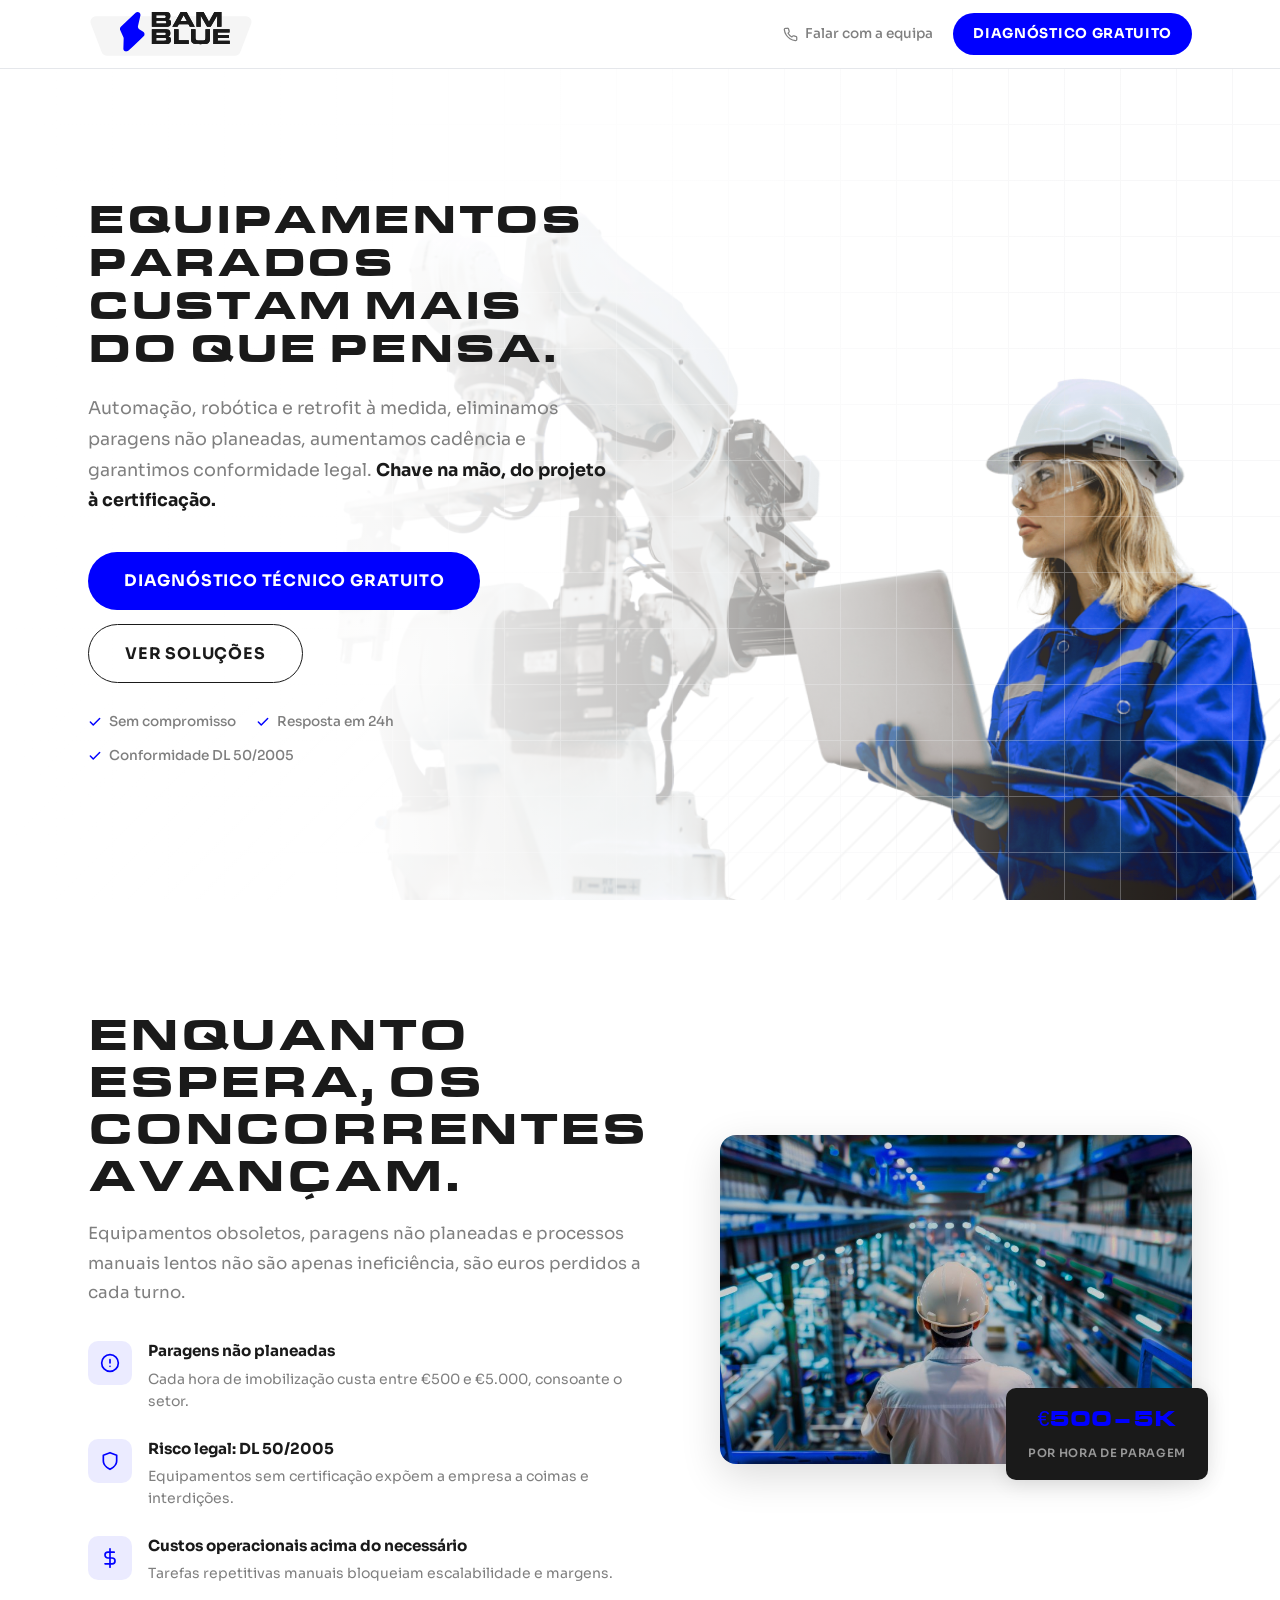
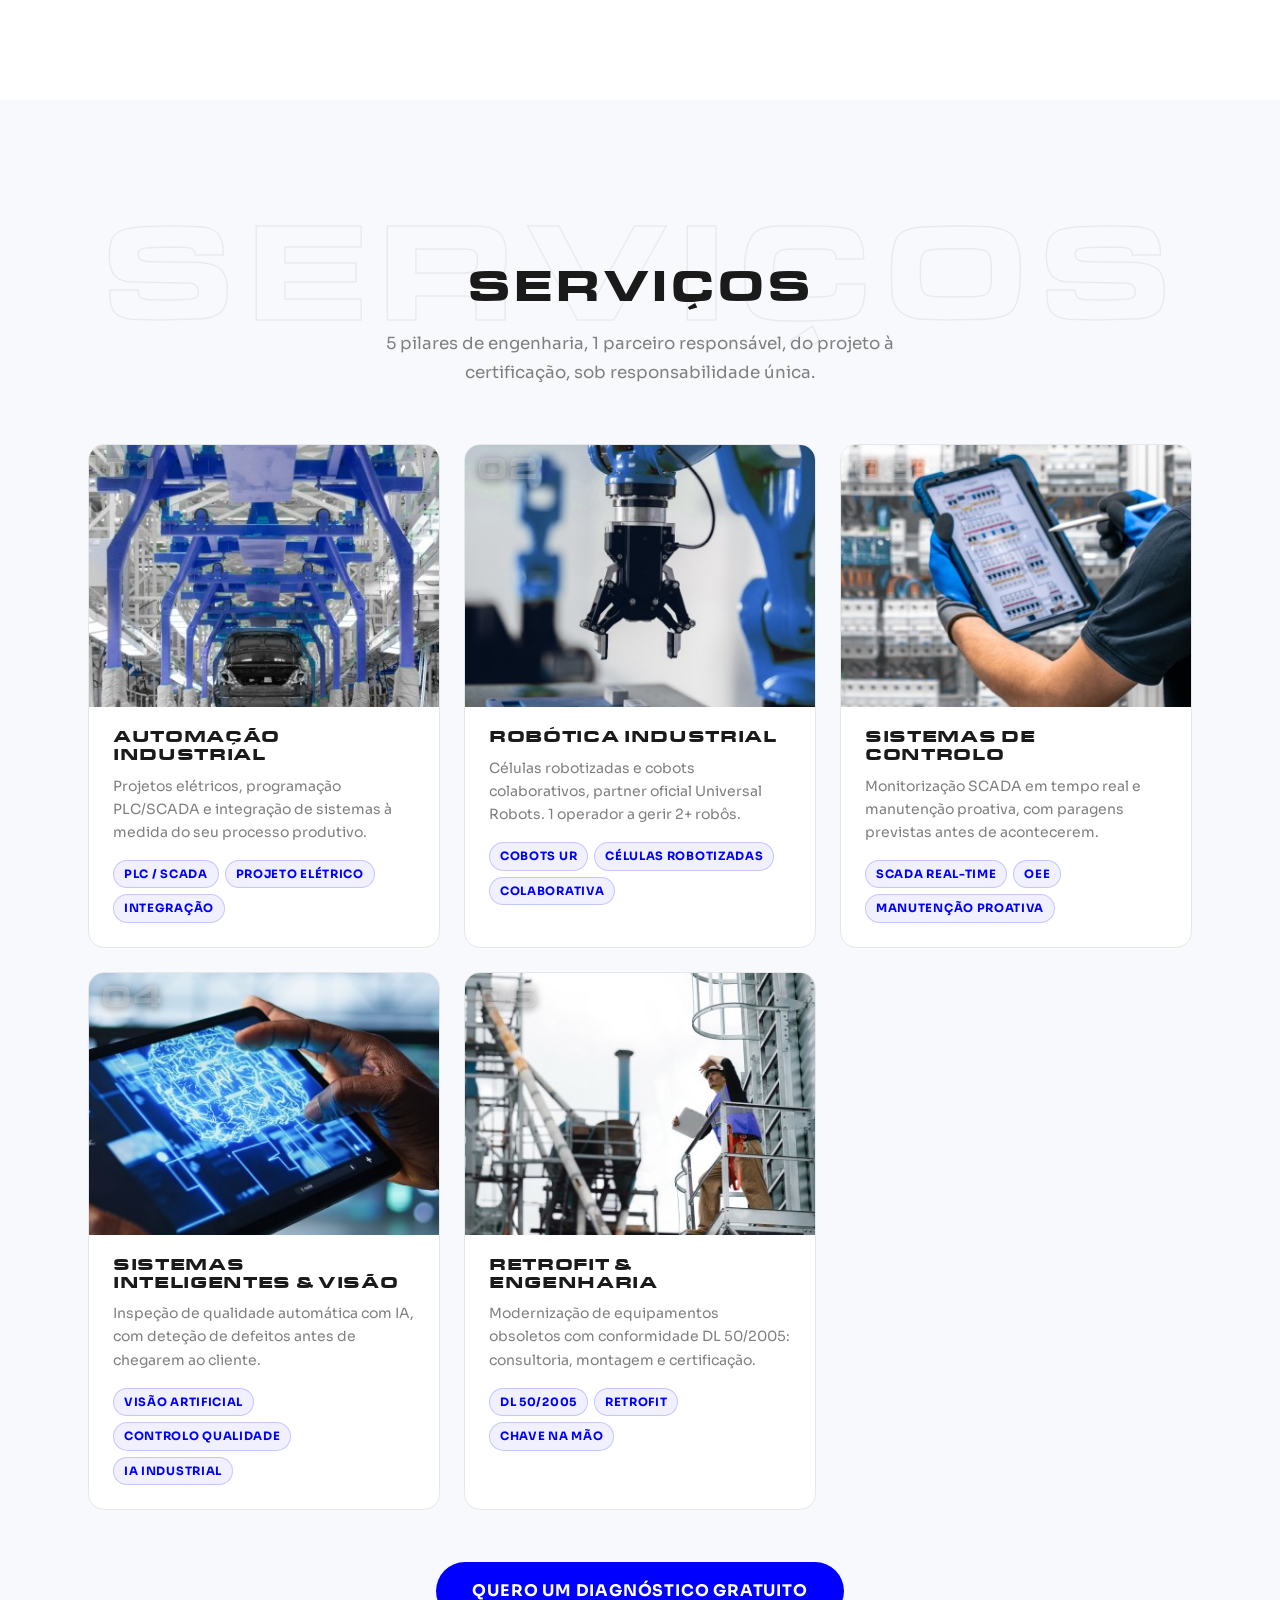
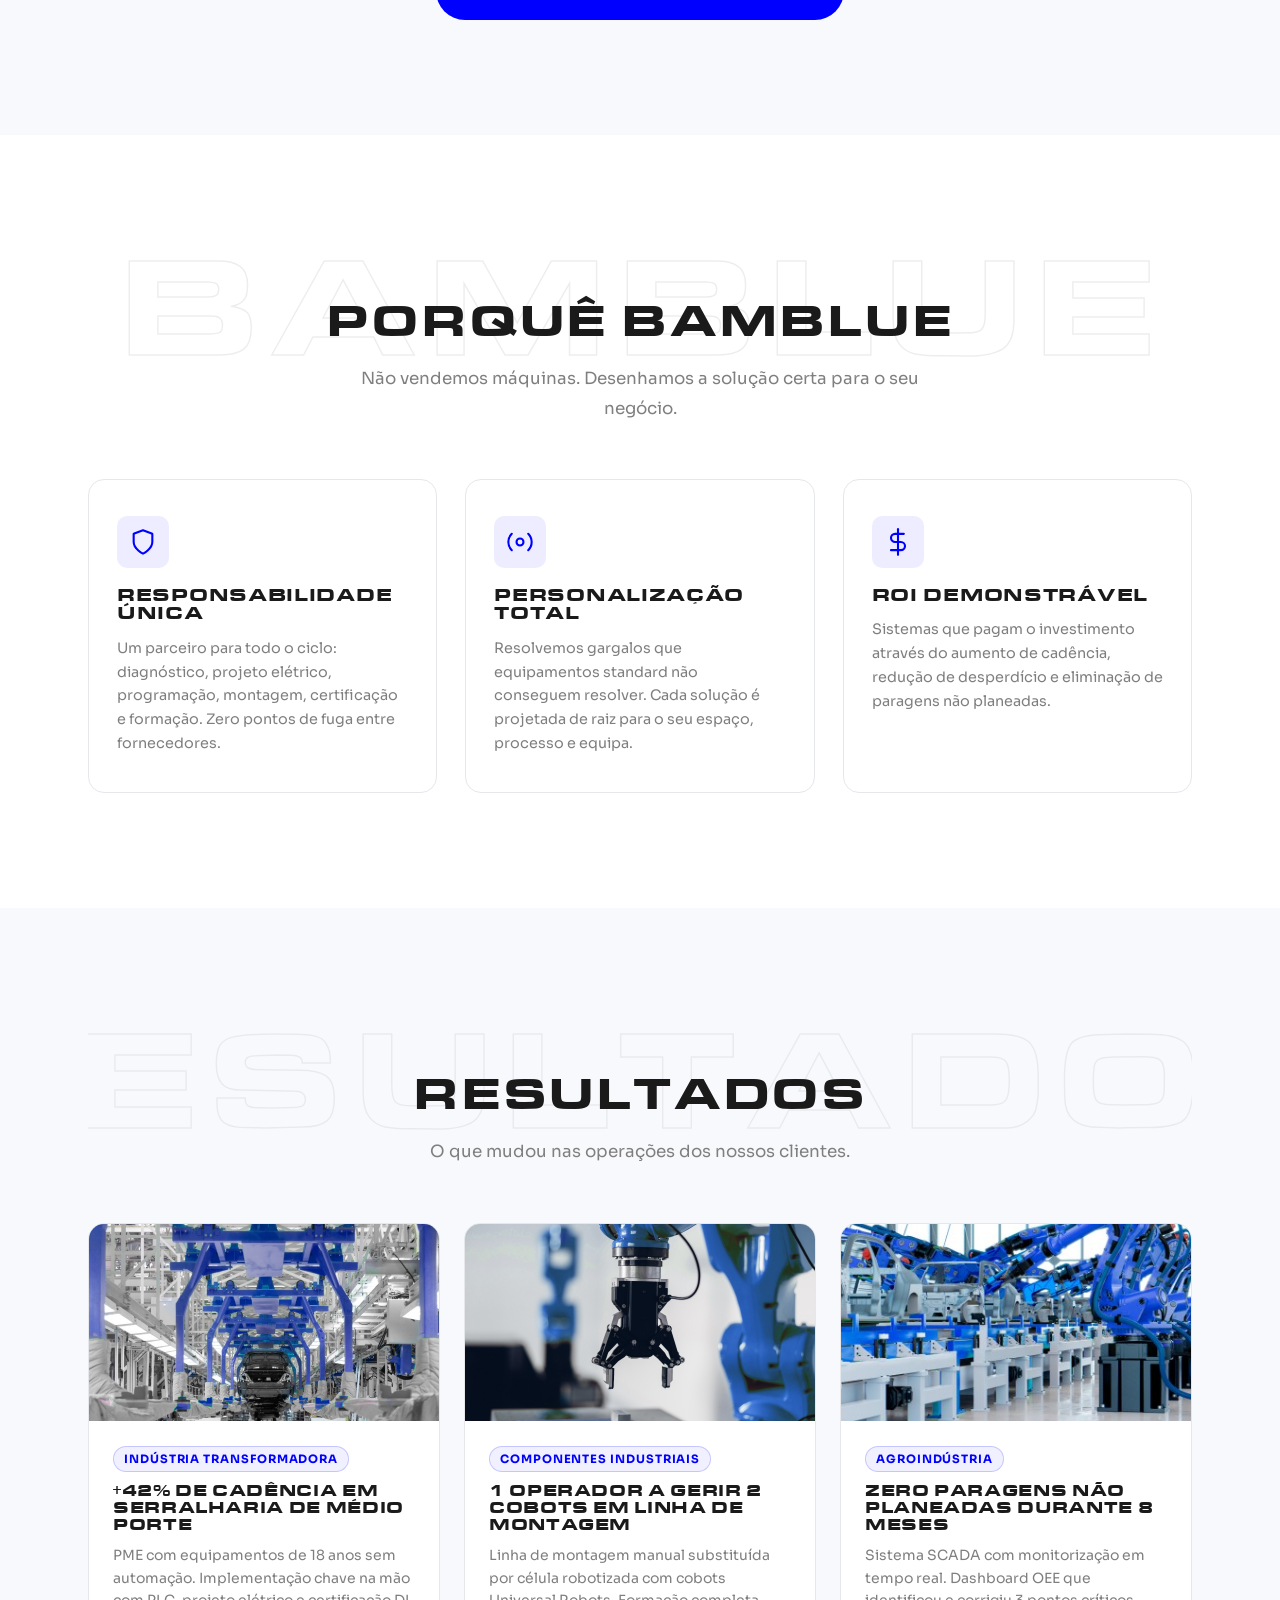
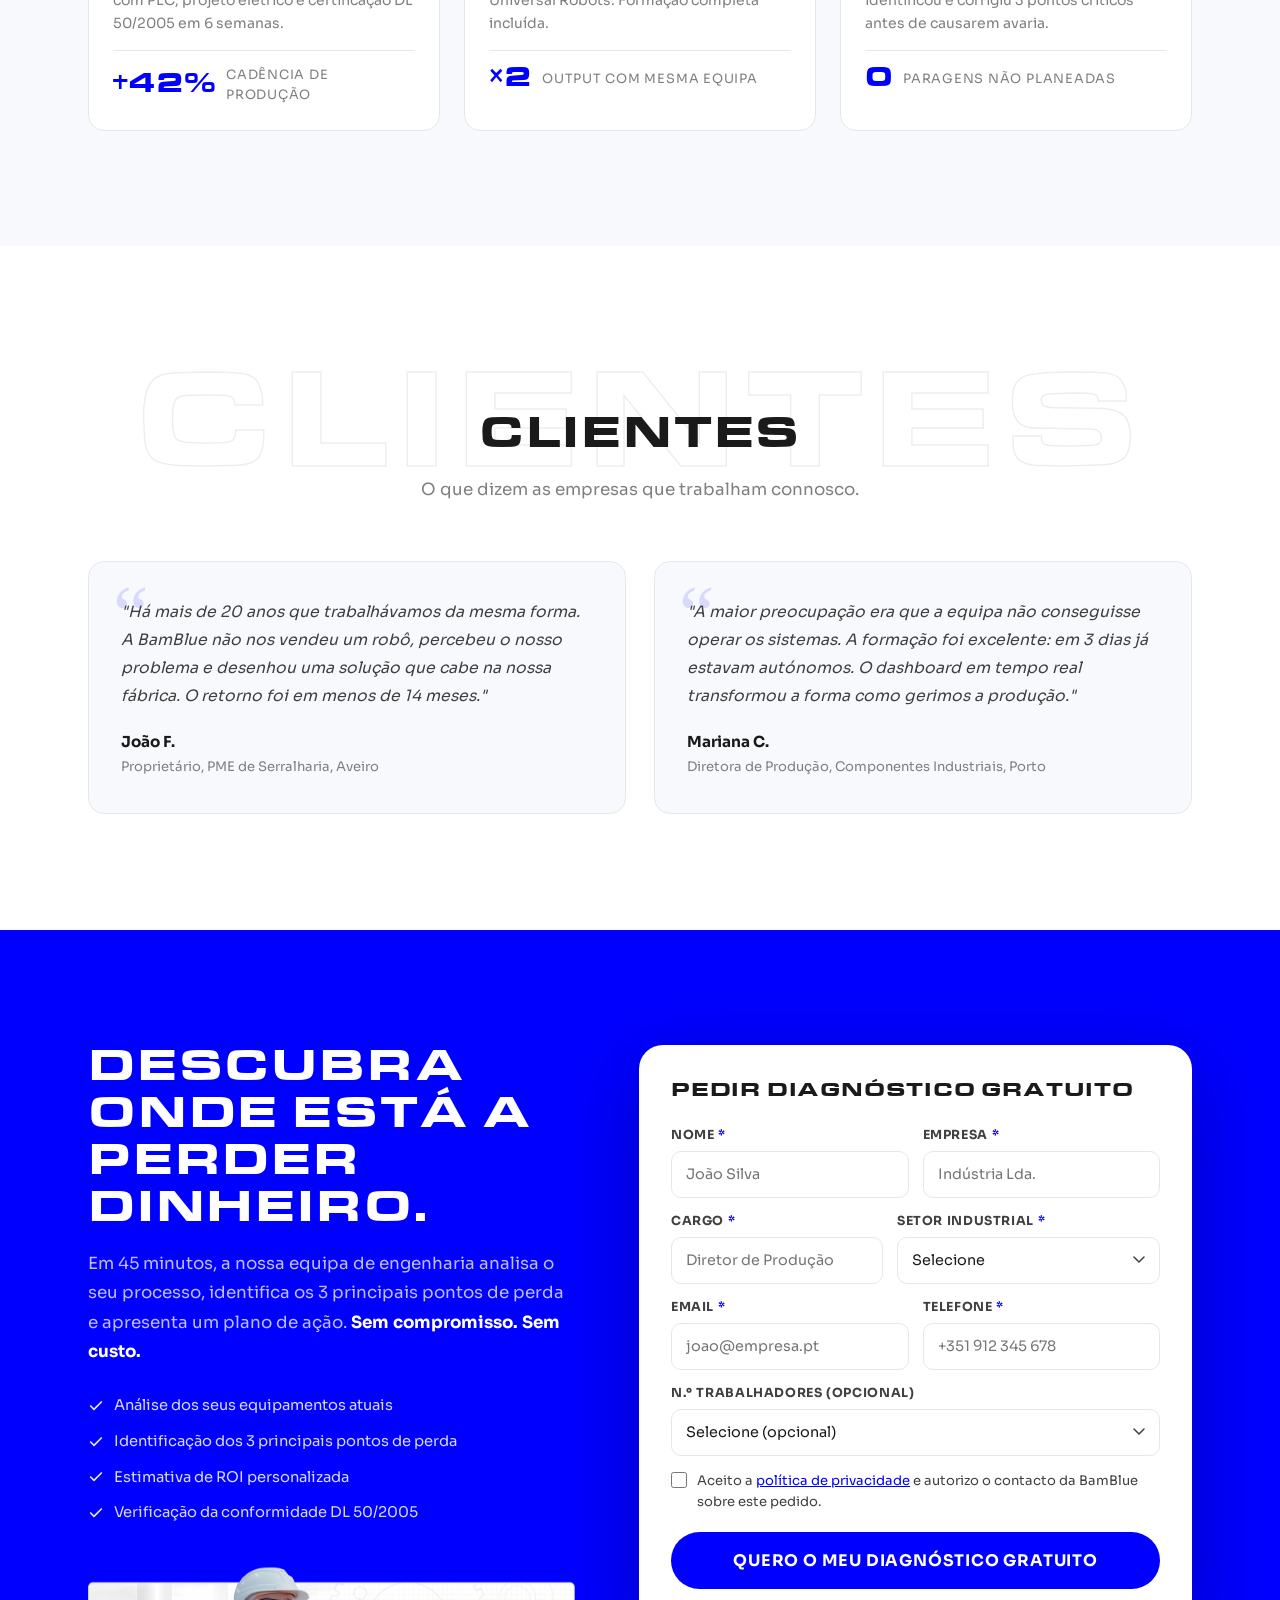
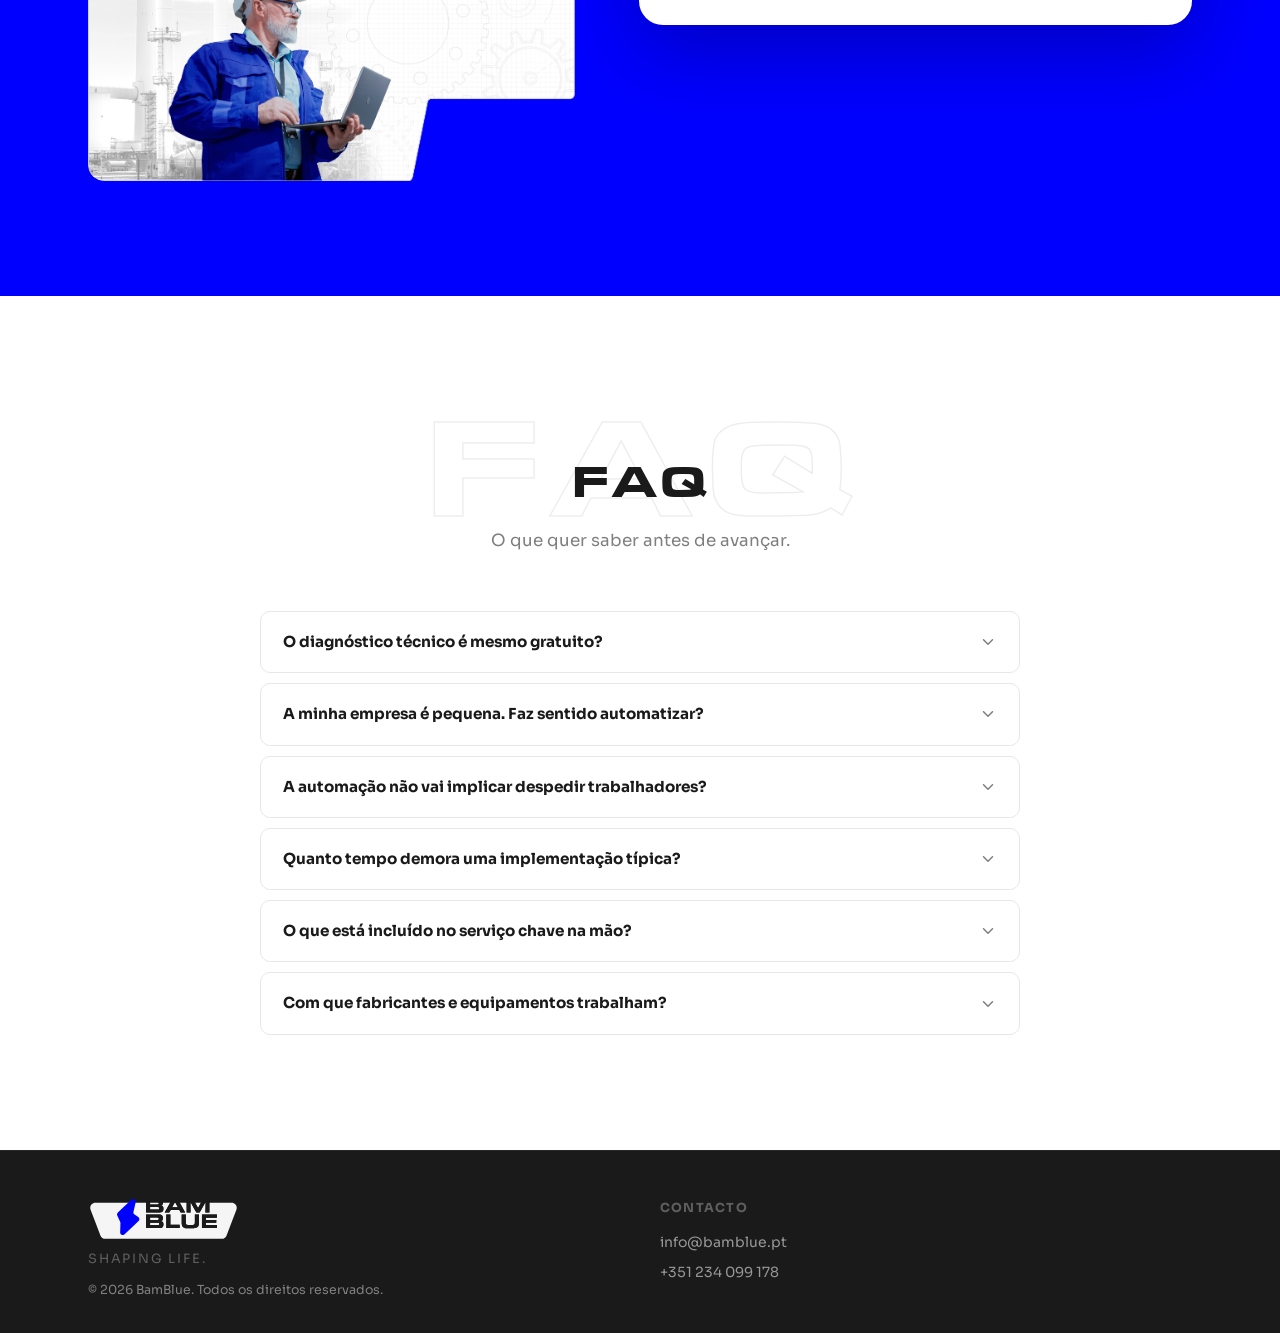
<file: index.html>
<!DOCTYPE html>
<html lang="pt-PT">
<head>
  <meta charset="UTF-8" />
  <meta name="viewport" content="width=device-width, initial-scale=1.0" />
  <meta name="theme-color" content="#0000FF" />

  <title>Diagnóstico Técnico Gratuito | BamBlue — Automação Industrial</title>
  <meta name="description" content="Pare de perder dinheiro com equipamentos parados. Diagnóstico técnico gratuito: automação, robótica e retrofit à medida. Engenharia portuguesa, chave na mão." />
  <meta name="robots" content="index, follow" />

  <meta property="og:title" content="Equipamentos parados custam mais do que pensa | BamBlue" />
  <meta property="og:description" content="Automação industrial à medida que aumenta rentabilidade, elimina desperdícios e garante conformidade legal. Diagnóstico gratuito." />
  <meta property="og:type" content="website" />
  <meta property="og:image" content="assets/images/hero-engenheira.png" />
  <meta property="og:locale" content="pt_PT" />

  <link rel="icon" href="assets/images/logo-bamblue.svg" type="image/svg+xml" />

  <link rel="preconnect" href="https://fonts.googleapis.com" />
  <link rel="preconnect" href="https://fonts.gstatic.com" crossorigin />
  <link href="https://fonts.googleapis.com/css2?family=Sora:wght@300;400;500;600;700;800&display=swap" rel="stylesheet" />

  <link rel="stylesheet" href="assets/css/styles.css" />

  <!-- Meta Pixel — substituir PIXEL_ID -->
  <script>
    !function(f,b,e,v,n,t,s){if(f.fbq)return;n=f.fbq=function(){n.callMethod?
    n.callMethod.apply(n,arguments):n.queue.push(arguments)};if(!f._fbq)f._fbq=n;
    n.push=n;n.loaded=!0;n.version='2.0';n.queue=[];t=b.createElement(e);t.async=!0;
    t.src=v;s=b.getElementsByTagName(e)[0];s.parentNode.insertBefore(t,s)}(window,
    document,'script','https://connect.facebook.net/en_US/fbevents.js');
    // fbq('init', 'PIXEL_ID');
    // fbq('track', 'PageView');
  </script>
  <!-- Google Tag — substituir GA_ID -->
  <!--
  <script async src="https://www.googletagmanager.com/gtag/js?id=GA_ID"></script>
  <script>window.dataLayer=window.dataLayer||[];function gtag(){dataLayer.push(arguments);}gtag('js',new Date());gtag('config','GA_ID');</script>
  -->

  <!-- Google Tag Manager -->
  <script>(function(w,d,s,l,i){w[l]=w[l]||[];w[l].push({'gtm.start':
  new Date().getTime(),event:'gtm.js'});var f=d.getElementsByTagName(s)[0],
  j=d.createElement(s),dl=l!='dataLayer'?'&l='+l:'';j.async=true;j.src=
  'https://www.googletagmanager.com/gtm.js?id='+i+dl;f.parentNode.insertBefore(j,f);
  })(window,document,'script','dataLayer','GTM-5F3JPGG8');</script>
  <!-- End Google Tag Manager -->
</head>
<body>
  <!-- Google Tag Manager (noscript) -->
  <noscript><iframe src="https://www.googletagmanager.com/ns.html?id=GTM-5F3JPGG8"
  height="0" width="0" style="display:none;visibility:hidden"></iframe></noscript>
  <!-- End Google Tag Manager (noscript) -->

  <!-- ===== TOPBAR ===== -->
  <header class="topbar" id="topbar">
    <div class="container topbar__inner">
      <a href="#" class="topbar__brand" aria-label="BamBlue">
        <img src="assets/images/logo-footer.svg" alt="BamBlue — shaping life." class="topbar__logo" />
      </a>
      <nav class="topbar__meta" aria-label="Ações rápidas">
        <a href="tel:+351234099178" class="topbar__phone" aria-label="Ligar para a BamBlue">
          <svg width="15" height="15" viewBox="0 0 24 24" fill="none" stroke="currentColor" stroke-width="2" stroke-linecap="round" stroke-linejoin="round" aria-hidden="true"><path d="M22 16.92v3a2 2 0 0 1-2.18 2 19.86 19.86 0 0 1-8.63-3.07 19.5 19.5 0 0 1-6-6 19.86 19.86 0 0 1-3.07-8.67A2 2 0 0 1 4.11 2h3a2 2 0 0 1 2 1.72 12.84 12.84 0 0 0 .7 2.81 2 2 0 0 1-.45 2.11L8.09 9.91a16 16 0 0 0 6 6l1.27-1.27a2 2 0 0 1 2.11-.45 12.84 12.84 0 0 0 2.81.7A2 2 0 0 1 22 16.92z"/></svg>
          <span>Falar com a equipa</span>
        </a>
        <a href="#form" class="btn btn--primary btn--sm" data-cta="topbar">Diagnóstico Gratuito</a>
      </nav>
    </div>
  </header>

  <!-- ===== HERO ===== -->
  <section class="hero" id="hero">
    <img src="assets/images/hero-engenheira.png" alt="" class="hero__photo" aria-hidden="true" />
    <div class="hero__grid-bg" aria-hidden="true"></div>

    <div class="hero__left">
      <div class="hero__content">
        <h1 class="hero__title">Equipamentos parados custam mais do que pensa.</h1>
        <p class="hero__sub">
          Automação, robótica e retrofit à medida, eliminamos paragens não planeadas,
          aumentamos cadência e garantimos conformidade legal.
          <strong>Chave na mão, do projeto à certificação.</strong>
        </p>
        <div class="hero__actions">
          <a href="#form" class="btn btn--primary btn--lg" data-cta="hero-primary">
            Diagnóstico Técnico Gratuito
          </a>
          <a href="#servicos" class="btn btn--outline btn--lg" data-cta="hero-secondary">
            Ver soluções
          </a>
        </div>
        <ul class="hero__trust" aria-label="Garantias">
          <li>
            <svg width="14" height="14" viewBox="0 0 24 24" fill="none" stroke="currentColor" stroke-width="2.5" stroke-linecap="round" stroke-linejoin="round" aria-hidden="true"><polyline points="20 6 9 17 4 12"/></svg>
            Sem compromisso
          </li>
          <li>
            <svg width="14" height="14" viewBox="0 0 24 24" fill="none" stroke="currentColor" stroke-width="2.5" stroke-linecap="round" stroke-linejoin="round" aria-hidden="true"><polyline points="20 6 9 17 4 12"/></svg>
            Resposta em 24h
          </li>
          <li>
            <svg width="14" height="14" viewBox="0 0 24 24" fill="none" stroke="currentColor" stroke-width="2.5" stroke-linecap="round" stroke-linejoin="round" aria-hidden="true"><polyline points="20 6 9 17 4 12"/></svg>
            Conformidade DL 50/2005
          </li>
        </ul>
      </div>
    </div>

  </section>


  <!-- ===== PROBLEMA ===== -->
  <section class="problem section" aria-labelledby="problem-title">
    <div class="container problem__inner">
      <div class="problem__text">
        <h2 class="section-title" id="problem-title">Enquanto espera, os concorrentes avançam.</h2>
        <p class="section-body" style="margin:16px 0 0; text-align:left;">
          Equipamentos obsoletos, paragens não planeadas e processos manuais lentos
          não são apenas ineficiência, são euros perdidos a cada turno.
        </p>
        <ul class="problem__list">
          <li class="problem__item">
            <span class="problem__icon" aria-hidden="true">
              <svg width="20" height="20" viewBox="0 0 24 24" fill="none" stroke="currentColor" stroke-width="2" stroke-linecap="round" stroke-linejoin="round"><circle cx="12" cy="12" r="10"/><line x1="12" y1="8" x2="12" y2="12"/><line x1="12" y1="16" x2="12.01" y2="16"/></svg>
            </span>
            <div>
              <strong>Paragens não planeadas</strong>
              <p>Cada hora de imobilização custa entre €500 e €5.000, consoante o setor.</p>
            </div>
          </li>
          <li class="problem__item">
            <span class="problem__icon" aria-hidden="true">
              <svg width="20" height="20" viewBox="0 0 24 24" fill="none" stroke="currentColor" stroke-width="2" stroke-linecap="round" stroke-linejoin="round"><path d="M12 22s8-4 8-10V5l-8-3-8 3v7c0 6 8 10 8 10z"/></svg>
            </span>
            <div>
              <strong>Risco legal: DL 50/2005</strong>
              <p>Equipamentos sem certificação expõem a empresa a coimas e interdições.</p>
            </div>
          </li>
          <li class="problem__item">
            <span class="problem__icon" aria-hidden="true">
              <svg width="20" height="20" viewBox="0 0 24 24" fill="none" stroke="currentColor" stroke-width="2" stroke-linecap="round" stroke-linejoin="round"><line x1="12" y1="1" x2="12" y2="23"/><path d="M17 5H9.5a3.5 3.5 0 0 0 0 7h5a3.5 3.5 0 0 1 0 7H6"/></svg>
            </span>
            <div>
              <strong>Custos operacionais acima do necessário</strong>
              <p>Tarefas repetitivas manuais bloqueiam escalabilidade e margens.</p>
            </div>
          </li>
        </ul>
      </div>
      <div class="problem__visual">
        <img src="assets/images/porque-bamblue.jpg" alt="Operação industrial BamBlue" loading="lazy" class="problem__img" />
        <div class="problem__stat-card">
          <span class="problem__stat-num">€500–5k</span>
          <span class="problem__stat-label">por hora de paragem</span>
        </div>
      </div>
    </div>
  </section>

  <!-- ===== SERVIÇOS ===== -->
  <section class="section section--light" id="servicos" aria-labelledby="servicos-title">
    <div class="container">
      <div class="section-header section-header--wm">
        <span class="section-title-bg" aria-hidden="true">SERVIÇOS</span>
        <h2 class="section-title section-title--dark" id="servicos-title">Serviços</h2>
        <p class="section-body">
          5 pilares de engenharia, 1 parceiro responsável, do projeto à certificação, sob responsabilidade única.
        </p>
      </div>

      <div class="servicos__grid">
        <article class="servico-card">
          <div class="servico-card__img-wrap">
            <img src="assets/images/servico-automacao.jpg" alt="Automação Industrial BamBlue" loading="lazy" class="servico-card__img" />
            <span class="servico-card__num" aria-hidden="true">01</span>
          </div>
          <div class="servico-card__body">
            <h3 class="servico-card__title">Automação Industrial</h3>
            <p class="servico-card__text">Projetos elétricos, programação PLC/SCADA e integração de sistemas à medida do seu processo produtivo.</p>
            <ul class="servico-card__tags"><li>PLC / SCADA</li><li>Projeto elétrico</li><li>Integração</li></ul>
          </div>
        </article>

        <article class="servico-card">
          <div class="servico-card__img-wrap">
            <img src="assets/images/servico-robotica.jpg" alt="Robótica Industrial BamBlue" loading="lazy" class="servico-card__img" />
            <span class="servico-card__num" aria-hidden="true">02</span>
          </div>
          <div class="servico-card__body">
            <h3 class="servico-card__title">Robótica Industrial</h3>
            <p class="servico-card__text">Células robotizadas e cobots colaborativos, partner oficial Universal Robots. 1 operador a gerir 2+ robôs.</p>
            <ul class="servico-card__tags"><li>Cobots UR</li><li>Células robotizadas</li><li>Colaborativa</li></ul>
          </div>
        </article>

        <article class="servico-card">
          <div class="servico-card__img-wrap">
            <img src="assets/images/servico-controlo.jpg" alt="Sistemas de Controlo BamBlue" loading="lazy" class="servico-card__img" />
            <span class="servico-card__num" aria-hidden="true">03</span>
          </div>
          <div class="servico-card__body">
            <h3 class="servico-card__title">Sistemas de Controlo</h3>
            <p class="servico-card__text">Monitorização SCADA em tempo real e manutenção proativa, com paragens previstas antes de acontecerem.</p>
            <ul class="servico-card__tags"><li>SCADA real-time</li><li>OEE</li><li>Manutenção proativa</li></ul>
          </div>
        </article>

        <article class="servico-card">
          <div class="servico-card__img-wrap">
            <img src="assets/images/servico-visao.jpg" alt="Visão Artificial BamBlue" loading="lazy" class="servico-card__img" />
            <span class="servico-card__num" aria-hidden="true">04</span>
          </div>
          <div class="servico-card__body">
            <h3 class="servico-card__title">Sistemas Inteligentes & Visão</h3>
            <p class="servico-card__text">Inspeção de qualidade automática com IA, com deteção de defeitos antes de chegarem ao cliente.</p>
            <ul class="servico-card__tags"><li>Visão artificial</li><li>Controlo qualidade</li><li>IA industrial</li></ul>
          </div>
        </article>

        <article class="servico-card">
          <div class="servico-card__img-wrap">
            <img src="assets/images/servico-engenharia.jpg" alt="Retrofit e Engenharia BamBlue" loading="lazy" class="servico-card__img" />
            <span class="servico-card__num" aria-hidden="true">05</span>
          </div>
          <div class="servico-card__body">
            <h3 class="servico-card__title">Retrofit & Engenharia</h3>
            <p class="servico-card__text">Modernização de equipamentos obsoletos com conformidade DL 50/2005: consultoria, montagem e certificação.</p>
            <ul class="servico-card__tags"><li>DL 50/2005</li><li>Retrofit</li><li>Chave na mão</li></ul>
          </div>
        </article>
      </div>

      <div class="section-cta">
        <a href="#form" class="btn btn--primary btn--lg" data-cta="servicos">Quero um diagnóstico gratuito</a>
      </div>
    </div>
  </section>

  <!-- ===== PORQUÊ BamBlue ===== -->
  <section class="section" aria-labelledby="porque-title">
    <div class="container">
      <div class="section-header section-header--wm">
        <span class="section-title-bg" aria-hidden="true">BamBlue</span>
        <h2 class="section-title section-title--dark" id="porque-title">Porquê BamBlue</h2>
        <p class="section-body">Não vendemos máquinas. Desenhamos a solução certa para o seu negócio.</p>
      </div>

      <div class="porque__grid">
        <div class="porque-card pillar">
          <div class="porque-card__icon" aria-hidden="true">
            <svg width="28" height="28" viewBox="0 0 24 24" fill="none" stroke="currentColor" stroke-width="1.8" stroke-linecap="round" stroke-linejoin="round"><path d="M12 22s8-4 8-10V5l-8-3-8 3v7c0 6 8 10 8 10z"/></svg>
          </div>
          <h3 class="porque-card__title">Responsabilidade Única</h3>
          <p class="porque-card__text">Um parceiro para todo o ciclo: diagnóstico, projeto elétrico, programação, montagem, certificação e formação. Zero pontos de fuga entre fornecedores.</p>
        </div>
        <div class="porque-card pillar">
          <div class="porque-card__icon" aria-hidden="true">
            <svg width="28" height="28" viewBox="0 0 24 24" fill="none" stroke="currentColor" stroke-width="1.8" stroke-linecap="round" stroke-linejoin="round"><circle cx="12" cy="12" r="3"/><path d="M19.07 4.93a10 10 0 0 1 0 14.14M4.93 4.93a10 10 0 0 0 0 14.14"/></svg>
          </div>
          <h3 class="porque-card__title">Personalização Total</h3>
          <p class="porque-card__text">Resolvemos gargalos que equipamentos standard não conseguem resolver. Cada solução é projetada de raiz para o seu espaço, processo e equipa.</p>
        </div>
        <div class="porque-card pillar">
          <div class="porque-card__icon" aria-hidden="true">
            <svg width="28" height="28" viewBox="0 0 24 24" fill="none" stroke="currentColor" stroke-width="1.8" stroke-linecap="round" stroke-linejoin="round"><line x1="12" y1="1" x2="12" y2="23"/><path d="M17 5H9.5a3.5 3.5 0 0 0 0 7h5a3.5 3.5 0 0 1 0 7H6"/></svg>
          </div>
          <h3 class="porque-card__title">ROI Demonstrável</h3>
          <p class="porque-card__text">Sistemas que pagam o investimento através do aumento de cadência, redução de desperdício e eliminação de paragens não planeadas.</p>
        </div>
      </div>
    </div>
  </section>

  <!-- ===== CASES ===== -->
  <section class="section section--light" aria-labelledby="cases-title">
    <div class="container">
      <div class="section-header section-header--wm">
        <span class="section-title-bg" aria-hidden="true">RESULTADOS</span>
        <h2 class="section-title section-title--dark" id="cases-title">Resultados</h2>
        <p class="section-body">O que mudou nas operações dos nossos clientes.</p>
      </div>

      <div class="cases__grid">
        <article class="case-card case">
          <div class="case-card__img-wrap">
            <img src="assets/images/detalhe-automacao.jpg" alt="Automação industrial BamBlue" loading="lazy" class="case-card__img" />
          </div>
          <div class="case-card__body">
            <span class="case-card__tag">Indústria Transformadora</span>
            <h3 class="case-card__title">+42% de cadência em serralharia de médio porte</h3>
            <p class="case-card__text">PME com equipamentos de 18 anos sem automação. Implementação chave na mão com PLC, projeto elétrico e certificação DL 50/2005 em 6 semanas.</p>
            <div class="case-card__result">
              <span class="case-card__result-num">+42%</span>
              <span class="case-card__result-label">cadência de produção</span>
            </div>
          </div>
        </article>

        <article class="case-card case">
          <div class="case-card__img-wrap">
            <img src="assets/images/detalhe-robotica.jpg" alt="Robótica colaborativa BamBlue" loading="lazy" class="case-card__img" />
          </div>
          <div class="case-card__body">
            <span class="case-card__tag">Componentes Industriais</span>
            <h3 class="case-card__title">1 operador a gerir 2 cobots em linha de montagem</h3>
            <p class="case-card__text">Linha de montagem manual substituída por célula robotizada com cobots Universal Robots. Formação completa incluída.</p>
            <div class="case-card__result">
              <span class="case-card__result-num">×2</span>
              <span class="case-card__result-label">output com mesma equipa</span>
            </div>
          </div>
        </article>

        <article class="case-card case">
          <div class="case-card__img-wrap">
            <img src="assets/images/maquinas-operacao.jpg" alt="Monitorização SCADA BamBlue" loading="lazy" class="case-card__img" />
          </div>
          <div class="case-card__body">
            <span class="case-card__tag">Agroindústria</span>
            <h3 class="case-card__title">Zero paragens não planeadas durante 8 meses</h3>
            <p class="case-card__text">Sistema SCADA com monitorização em tempo real. Dashboard OEE que identificou e corrigiu 3 pontos críticos antes de causarem avaria.</p>
            <div class="case-card__result">
              <span class="case-card__result-num">0</span>
              <span class="case-card__result-label">paragens não planeadas</span>
            </div>
          </div>
        </article>
      </div>
    </div>
  </section>

  <!-- ===== TESTEMUNHOS ===== -->
  <section class="section" aria-labelledby="testimonios-title">
    <div class="container">
      <div class="section-header section-header--wm">
        <span class="section-title-bg" aria-hidden="true">CLIENTES</span>
        <h2 class="section-title section-title--dark" id="testimonios-title">Clientes</h2>
        <p class="section-body">O que dizem as empresas que trabalham connosco.</p>
      </div>
      <div class="testimonios__grid">
        <blockquote class="quote">
          <p class="quote__text">"Há mais de 20 anos que trabalhávamos da mesma forma. A BamBlue não nos vendeu um robô, percebeu o nosso problema e desenhou uma solução que cabe na nossa fábrica. O retorno foi em menos de 14 meses."</p>
          <footer class="quote__author">
            <strong>João F.</strong>
            <span>Proprietário, PME de Serralharia, Aveiro</span>
          </footer>
        </blockquote>
        <blockquote class="quote">
          <p class="quote__text">"A maior preocupação era que a equipa não conseguisse operar os sistemas. A formação foi excelente: em 3 dias já estavam autónomos. O dashboard em tempo real transformou a forma como gerimos a produção."</p>
          <footer class="quote__author">
            <strong>Mariana C.</strong>
            <span>Diretora de Produção, Componentes Industriais, Porto</span>
          </footer>
        </blockquote>
      </div>
    </div>
  </section>

  <!-- ===== FORM CTA ===== -->
  <section class="section section--blue" id="form" aria-labelledby="form-title">
    <div class="container cta-final__inner">

      <div class="cta-final__left">
        <h2 class="section-title section-title--light" id="form-title">Descubra onde está a perder dinheiro.</h2>
        <p class="section-body section-body--light" style="text-align:left; margin:16px 0 0;">
          Em 45 minutos, a nossa equipa de engenharia analisa o seu processo,
          identifica os 3 principais pontos de perda e apresenta um plano de ação.
          <strong>Sem compromisso. Sem custo.</strong>
        </p>
        <ul class="cta-final__promises">
          <li><svg width="16" height="16" viewBox="0 0 24 24" fill="none" stroke="currentColor" stroke-width="2.5" stroke-linecap="round" stroke-linejoin="round" aria-hidden="true"><polyline points="20 6 9 17 4 12"/></svg>Análise dos seus equipamentos atuais</li>
          <li><svg width="16" height="16" viewBox="0 0 24 24" fill="none" stroke="currentColor" stroke-width="2.5" stroke-linecap="round" stroke-linejoin="round" aria-hidden="true"><polyline points="20 6 9 17 4 12"/></svg>Identificação dos 3 principais pontos de perda</li>
          <li><svg width="16" height="16" viewBox="0 0 24 24" fill="none" stroke="currentColor" stroke-width="2.5" stroke-linecap="round" stroke-linejoin="round" aria-hidden="true"><polyline points="20 6 9 17 4 12"/></svg>Estimativa de ROI personalizada</li>
          <li><svg width="16" height="16" viewBox="0 0 24 24" fill="none" stroke="currentColor" stroke-width="2.5" stroke-linecap="round" stroke-linejoin="round" aria-hidden="true"><polyline points="20 6 9 17 4 12"/></svg>Verificação da conformidade DL 50/2005</li>
        </ul>
        <div class="cta-final__img-wrap" aria-hidden="true">
          <img src="assets/images/engenheiro-cta.png" alt="Engenheiro BamBlue" loading="lazy" class="cta-final__img" />
        </div>
      </div>

      <div class="cta-final__right">
        <form class="form-card" id="leadForm" method="post" action="https://script.google.com/macros/s/AKfycbwLPiZ3ceRZ_vxyRZmIAnNrMhODbmGoo-HeVKk_YO5TiMQ-KQ9tggiKANkUtZTzcCk0/exec" novalidate>
          <h3 class="form-card__title">Pedir Diagnóstico Gratuito</h3>

          <div class="form-row">
            <div class="form-group">
              <label for="nome" class="form-label">Nome <span aria-hidden="true">*</span></label>
              <input type="text" id="nome" name="nome" class="form-input" placeholder="João Silva" autocomplete="name" required />
            </div>
            <div class="form-group">
              <label for="empresa" class="form-label">Empresa <span aria-hidden="true">*</span></label>
              <input type="text" id="empresa" name="empresa" class="form-input" placeholder="Indústria Lda." autocomplete="organization" required />
            </div>
          </div>

          <div class="form-row">
            <div class="form-group">
              <label for="cargo" class="form-label">Cargo <span aria-hidden="true">*</span></label>
              <input type="text" id="cargo" name="cargo" class="form-input" placeholder="Diretor de Produção" required />
            </div>
            <div class="form-group">
              <label for="setor" class="form-label">Setor industrial <span aria-hidden="true">*</span></label>
              <select id="setor" name="setor" class="form-input form-select" required>
                <option value="" disabled selected>Selecione</option>
                <option value="metalomecanica">Metalomecânica / Serralharia</option>
                <option value="transformadora">Indústria Transformadora</option>
                <option value="alimentar">Agroindústria / Alimentar</option>
                <option value="componentes">Componentes Industriais</option>
                <option value="construcao">Construção / Infraestruturas</option>
                <option value="energia">Energia / Utilities</option>
                <option value="outro">Outro</option>
              </select>
            </div>
          </div>

          <div class="form-row">
            <div class="form-group">
              <label for="email" class="form-label">Email <span aria-hidden="true">*</span></label>
              <input type="email" id="email" name="email" class="form-input" placeholder="joao@empresa.pt" autocomplete="email" required />
            </div>
            <div class="form-group">
              <label for="telefone" class="form-label">Telefone <span aria-hidden="true">*</span></label>
              <input type="tel" id="telefone" name="telefone" class="form-input" placeholder="+351 912 345 678" autocomplete="tel" required />
            </div>
          </div>

          <div class="form-group">
            <label for="n_trabalhadores" class="form-label">N.º trabalhadores (opcional)</label>
            <select id="n_trabalhadores" name="n_trabalhadores" class="form-input form-select">
              <option value="">Selecione (opcional)</option>
              <option value="1-10">1–10</option>
              <option value="11-50">11–50</option>
              <option value="51-200">51–200</option>
              <option value="200+">200+</option>
            </select>
          </div>

          <div class="form-check" id="formError" hidden role="alert" aria-live="polite"></div>

          <label class="form-check-label">
            <input type="checkbox" name="rgpd" id="rgpd" class="form-check-input" required />
            <span>
              Aceito a <a href="https://bamblue.pt/politica-de-privacidade/" target="_blank" rel="noopener">política de privacidade</a>
              e autorizo o contacto da BamBlue sobre este pedido.
            </span>
          </label>

          <button type="submit" class="btn btn--submit btn--lg">
            <span class="btn__text">Quero o meu diagnóstico gratuito</span>
            <span class="btn__loading" aria-hidden="true">
              <svg width="18" height="18" viewBox="0 0 24 24" fill="none" stroke="currentColor" stroke-width="2.5" stroke-linecap="round" stroke-linejoin="round" class="spin"><path d="M21 12a9 9 0 1 1-6.219-8.56"/></svg>
              A enviar…
            </span>
          </button>
        </form>
      </div>

    </div>
  </section>

  <!-- ===== FAQ ===== -->
  <section class="section" aria-labelledby="faq-title">
    <div class="container">
      <div class="section-header section-header--wm">
        <span class="section-title-bg" aria-hidden="true">FAQ</span>
        <h2 class="section-title section-title--dark" id="faq-title">FAQ</h2>
        <p class="section-body">O que quer saber antes de avançar.</p>
      </div>
      <div class="faq__list">

        <details class="accordion__item">
          <summary class="accordion__summary">
            O diagnóstico técnico é mesmo gratuito?
            <svg class="accordion__chevron" width="18" height="18" viewBox="0 0 24 24" fill="none" stroke="currentColor" stroke-width="2" stroke-linecap="round" stroke-linejoin="round" aria-hidden="true"><polyline points="6 9 12 15 18 9"/></svg>
          </summary>
          <div class="accordion__body">
            <p>Sim. O diagnóstico técnico inicial é completamente gratuito e sem compromisso. Em 45 minutos a nossa equipa analisa o seu processo, identifica os principais pontos de perda e apresenta estimativas de ROI. Só avançamos para proposta se fizer sentido para ambas as partes.</p>
          </div>
        </details>

        <details class="accordion__item">
          <summary class="accordion__summary">
            A minha empresa é pequena. Faz sentido automatizar?
            <svg class="accordion__chevron" width="18" height="18" viewBox="0 0 24 24" fill="none" stroke="currentColor" stroke-width="2" stroke-linecap="round" stroke-linejoin="round" aria-hidden="true"><polyline points="6 9 12 15 18 9"/></svg>
          </summary>
          <div class="accordion__body">
            <p>Sim. Trabalhamos com PMEs de todos os tamanhos, desde 5 a 500 trabalhadores. As soluções são dimensionadas para o seu processo e orçamento, e o ROI tende a ser mais rápido em PMEs. Muitos clientes recuperam o investimento em 12 a 18 meses.</p>
          </div>
        </details>

        <details class="accordion__item">
          <summary class="accordion__summary">
            A automação não vai implicar despedir trabalhadores?
            <svg class="accordion__chevron" width="18" height="18" viewBox="0 0 24 24" fill="none" stroke="currentColor" stroke-width="2" stroke-linecap="round" stroke-linejoin="round" aria-hidden="true"><polyline points="6 9 12 15 18 9"/></svg>
          </summary>
          <div class="accordion__body">
            <p>A nossa experiência mostra o contrário: a automação liberta as pessoas das tarefas repetitivas para funções de maior valor. A maioria dos clientes usa a capacidade extra para crescer, não para reduzir equipa. Com cobots colaborativos, os operadores trabalham ao lado dos robôs em segurança total.</p>
          </div>
        </details>

        <details class="accordion__item">
          <summary class="accordion__summary">
            Quanto tempo demora uma implementação típica?
            <svg class="accordion__chevron" width="18" height="18" viewBox="0 0 24 24" fill="none" stroke="currentColor" stroke-width="2" stroke-linecap="round" stroke-linejoin="round" aria-hidden="true"><polyline points="6 9 12 15 18 9"/></svg>
          </summary>
          <div class="accordion__body">
            <p>Depende da complexidade, mas a maioria das implementações dura entre 3 e 10 semanas. Projetamos para minimizar perturbações no processo produtivo, instalamos em fases sempre que possível ou fora de horário de laboração.</p>
          </div>
        </details>

        <details class="accordion__item">
          <summary class="accordion__summary">
            O que está incluído no serviço chave na mão?
            <svg class="accordion__chevron" width="18" height="18" viewBox="0 0 24 24" fill="none" stroke="currentColor" stroke-width="2" stroke-linecap="round" stroke-linejoin="round" aria-hidden="true"><polyline points="6 9 12 15 18 9"/></svg>
          </summary>
          <div class="accordion__body">
            <p>Tudo: diagnóstico → projeto elétrico → programação → montagem → testes → certificação legal (DL 50/2005) → formação da equipa → suporte pós-instalação. Um único ponto de contacto e responsabilidade total por todo o ciclo.</p>
          </div>
        </details>

        <details class="accordion__item">
          <summary class="accordion__summary">
            Com que fabricantes e equipamentos trabalham?
            <svg class="accordion__chevron" width="18" height="18" viewBox="0 0 24 24" fill="none" stroke="currentColor" stroke-width="2" stroke-linecap="round" stroke-linejoin="round" aria-hidden="true"><polyline points="6 9 12 15 18 9"/></svg>
          </summary>
          <div class="accordion__body">
            <p>Somos independentes de fabricante: integramos Siemens, Schneider, Allen-Bradley, Fanuc, ABB, Yaskawa e outros. Em robótica colaborativa somos parceiros oficiais Universal Robots. Trabalhamos também em retrofit de equipamentos existentes, independentemente da marca.</p>
          </div>
        </details>

      </div>
    </div>
  </section>

  <!-- ===== FOOTER ===== -->
  <footer class="footer" aria-label="Rodapé BamBlue">
    <div class="container footer__inner">
      <div class="footer__brand">
        <img src="assets/images/logo-footer.svg" alt="BamBlue" class="footer__logo" loading="lazy" />
        <p class="footer__tagline">shaping life.</p>
        <p class="footer__copy">© <span id="year"></span> BamBlue. Todos os direitos reservados.</p>
      </div>
      <div class="footer__contact-col">
        <p class="footer__contact-title">Contacto</p>
        <a href="mailto:info@bamblue.pt" class="footer__contact-link">info@bamblue.pt</a>
        <a href="tel:+351234099178" class="footer__contact-link">+351 234 099 178</a>
      </div>
    </div>
  </footer>

  <!-- ===== STICKY CTA ===== -->
  <div class="sticky-cta" id="stickyCta" aria-hidden="true">
    <a href="#form" class="btn btn--primary" data-cta="sticky">
      Diagnóstico Gratuito
      <svg width="14" height="14" viewBox="0 0 24 24" fill="none" stroke="currentColor" stroke-width="2.5" stroke-linecap="round" stroke-linejoin="round" aria-hidden="true"><line x1="5" y1="12" x2="19" y2="12"/><polyline points="12 5 19 12 12 19"/></svg>
    </a>
  </div>

  <script src="assets/js/script.js"></script>
</body>
</html>
</file>
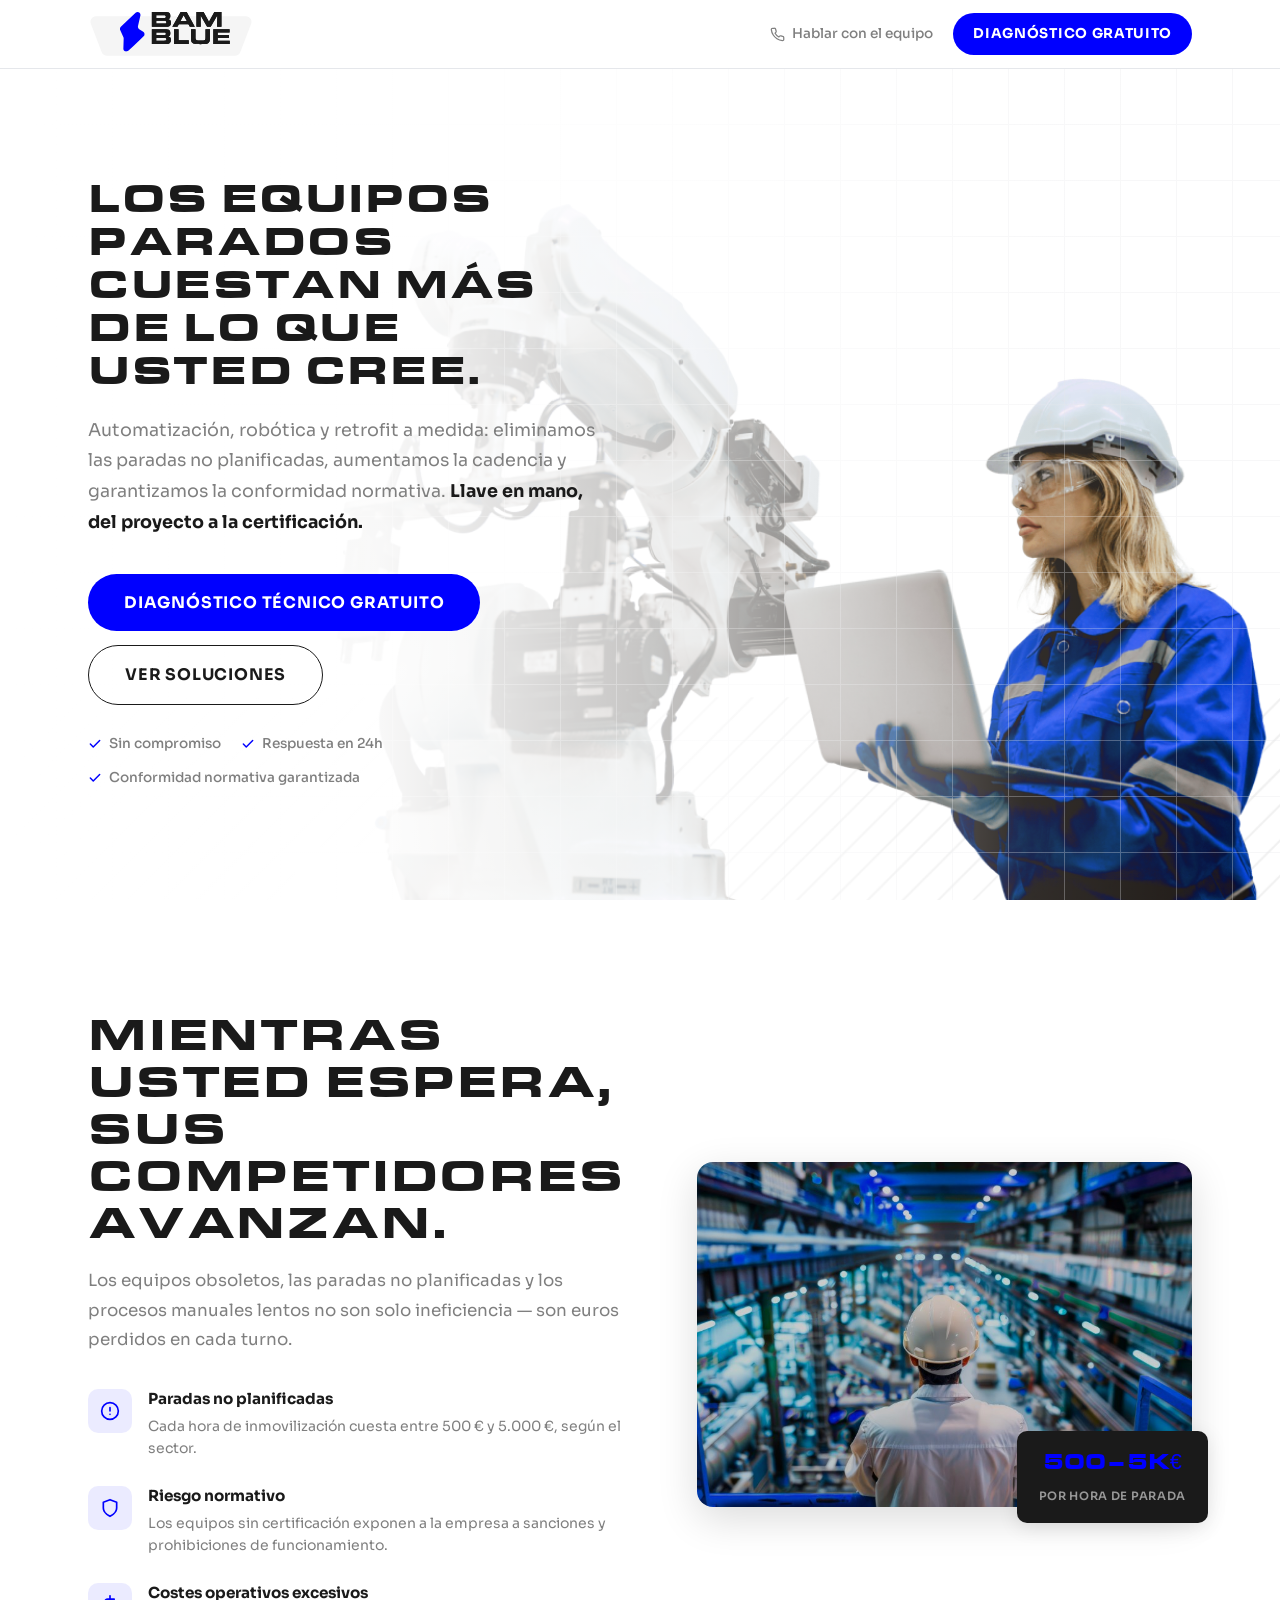
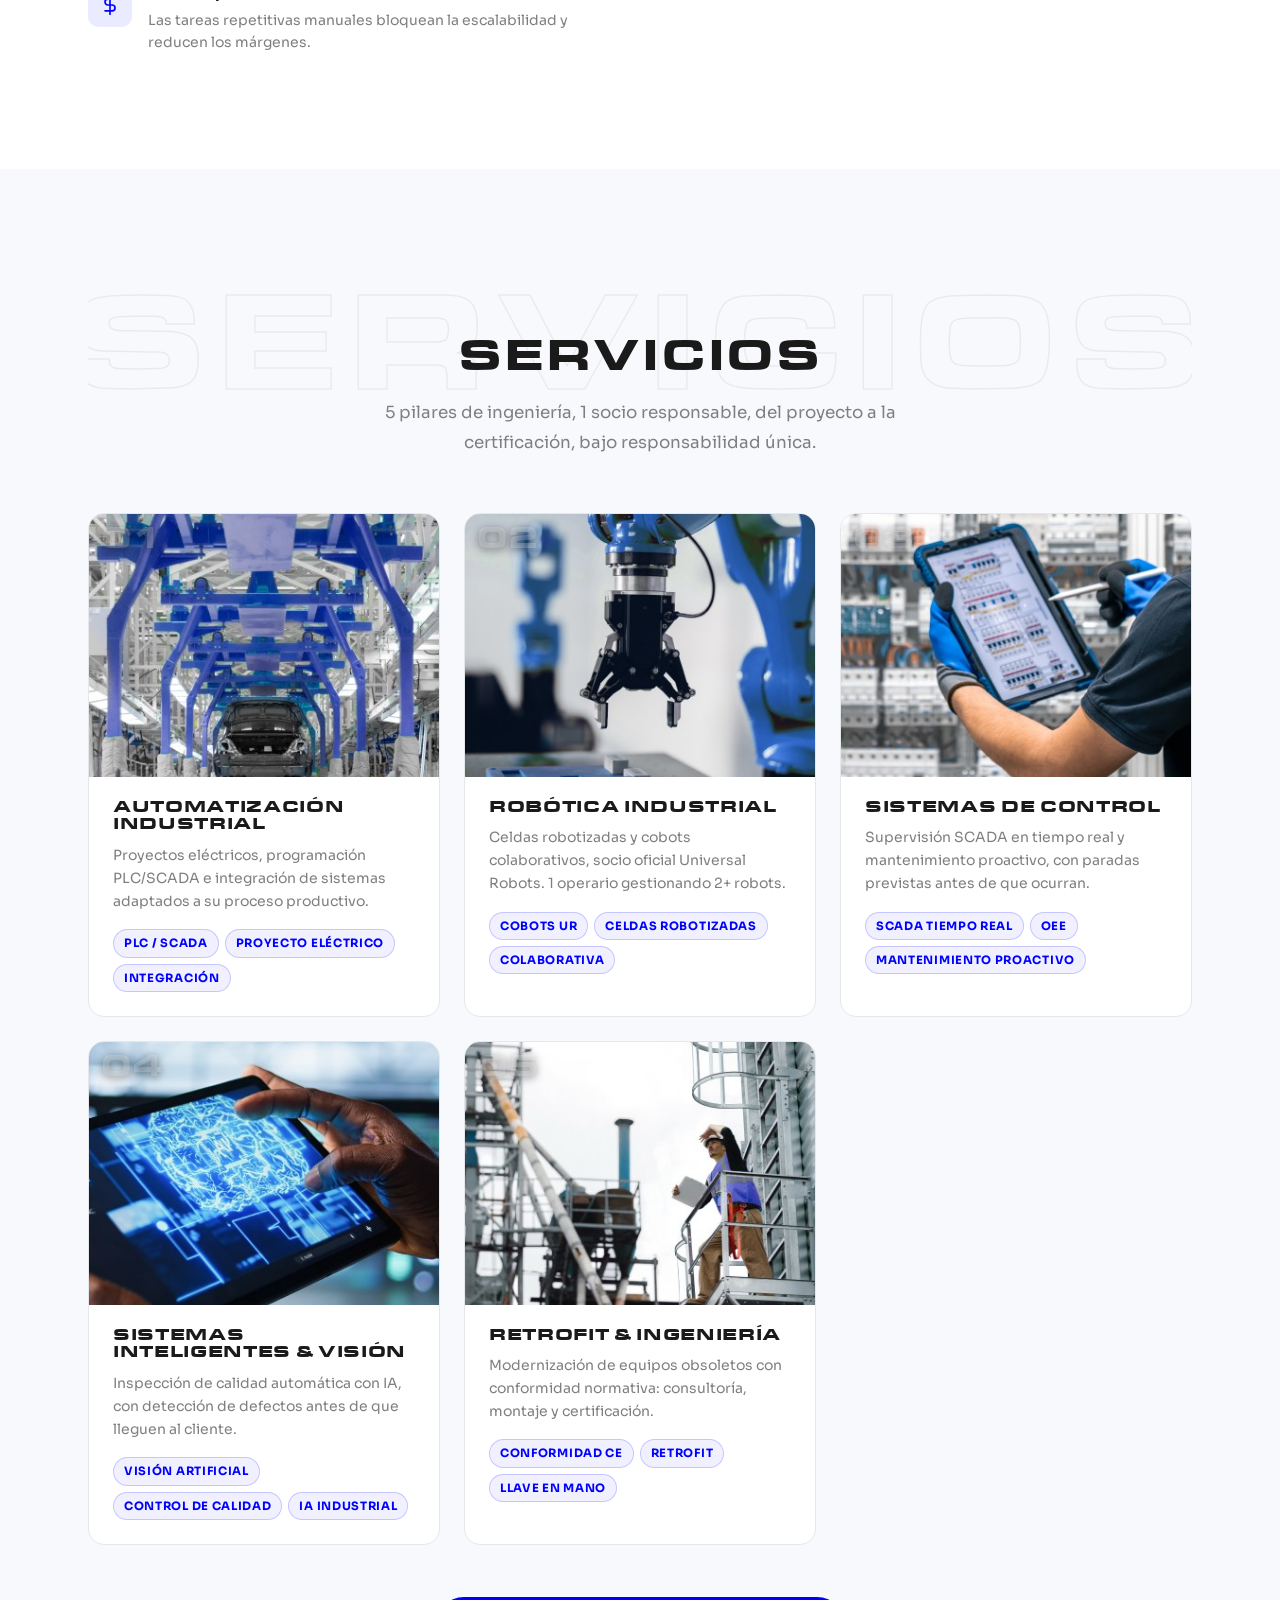
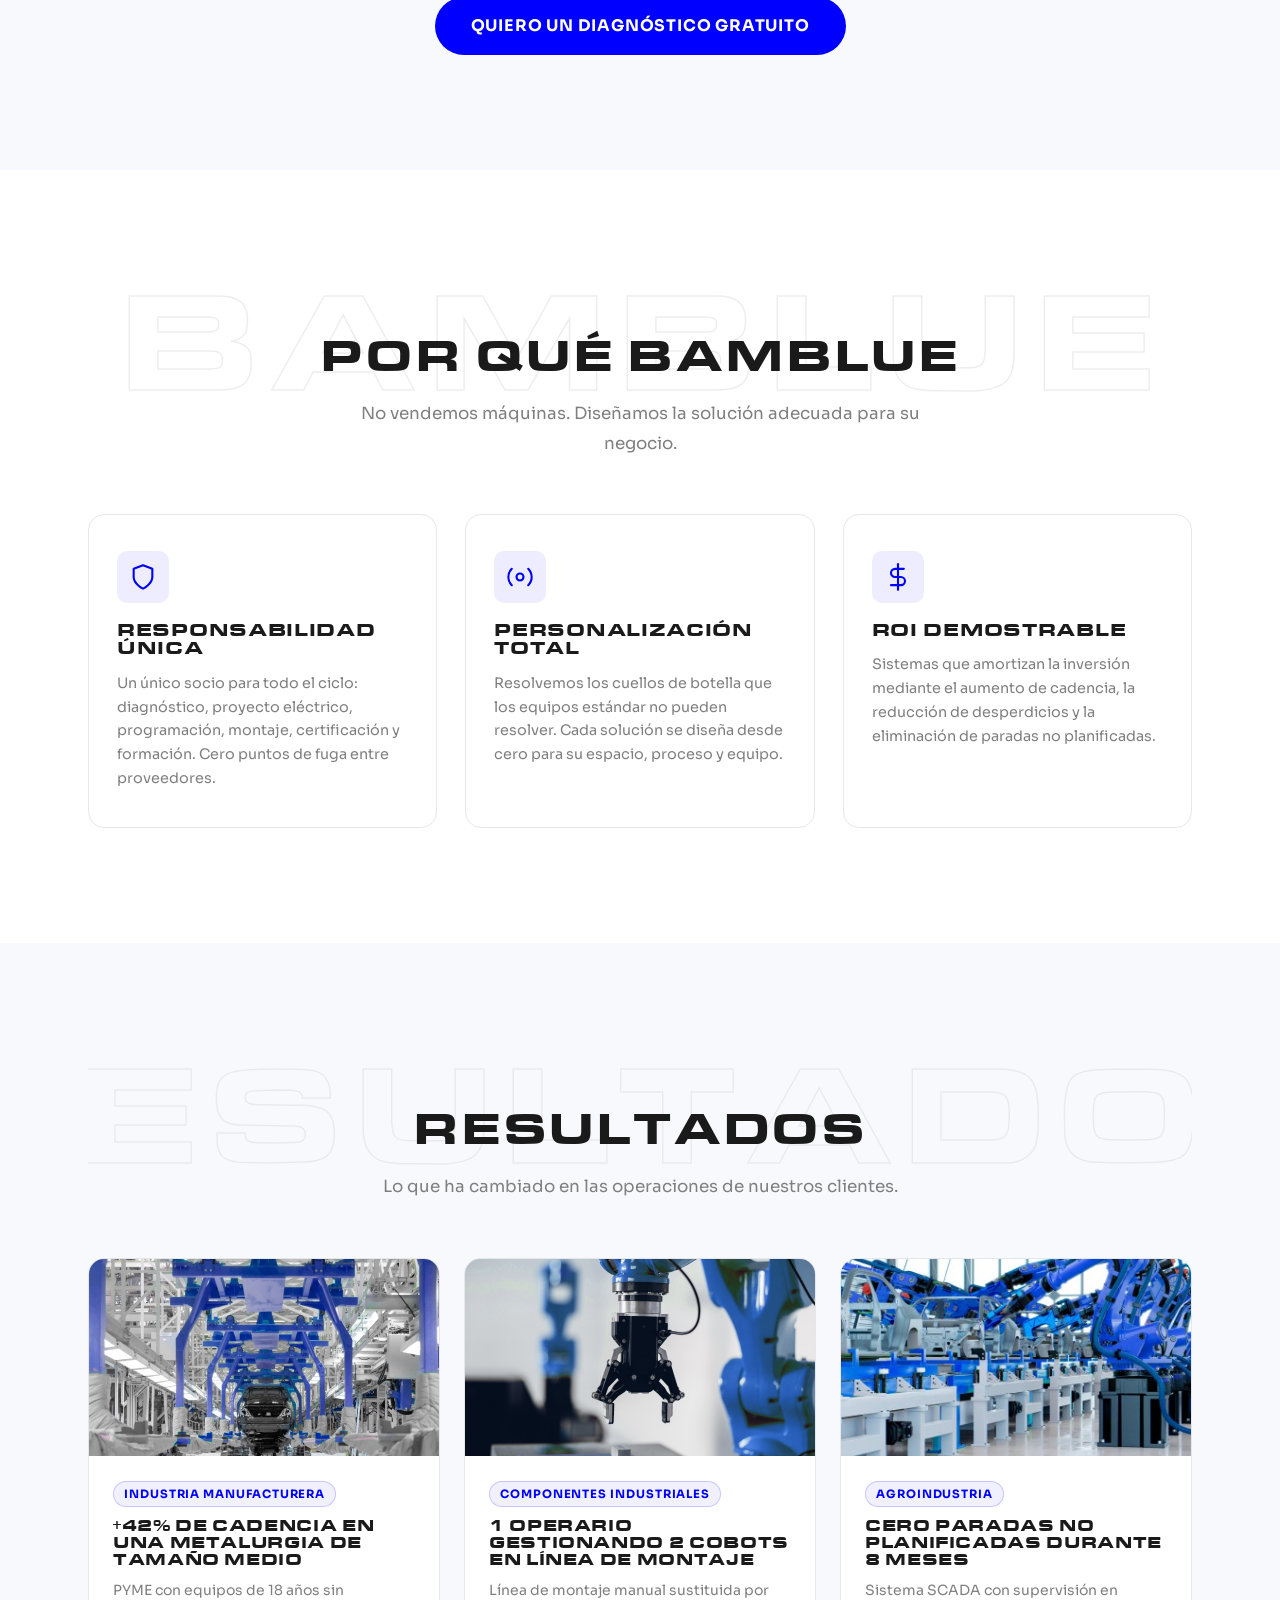
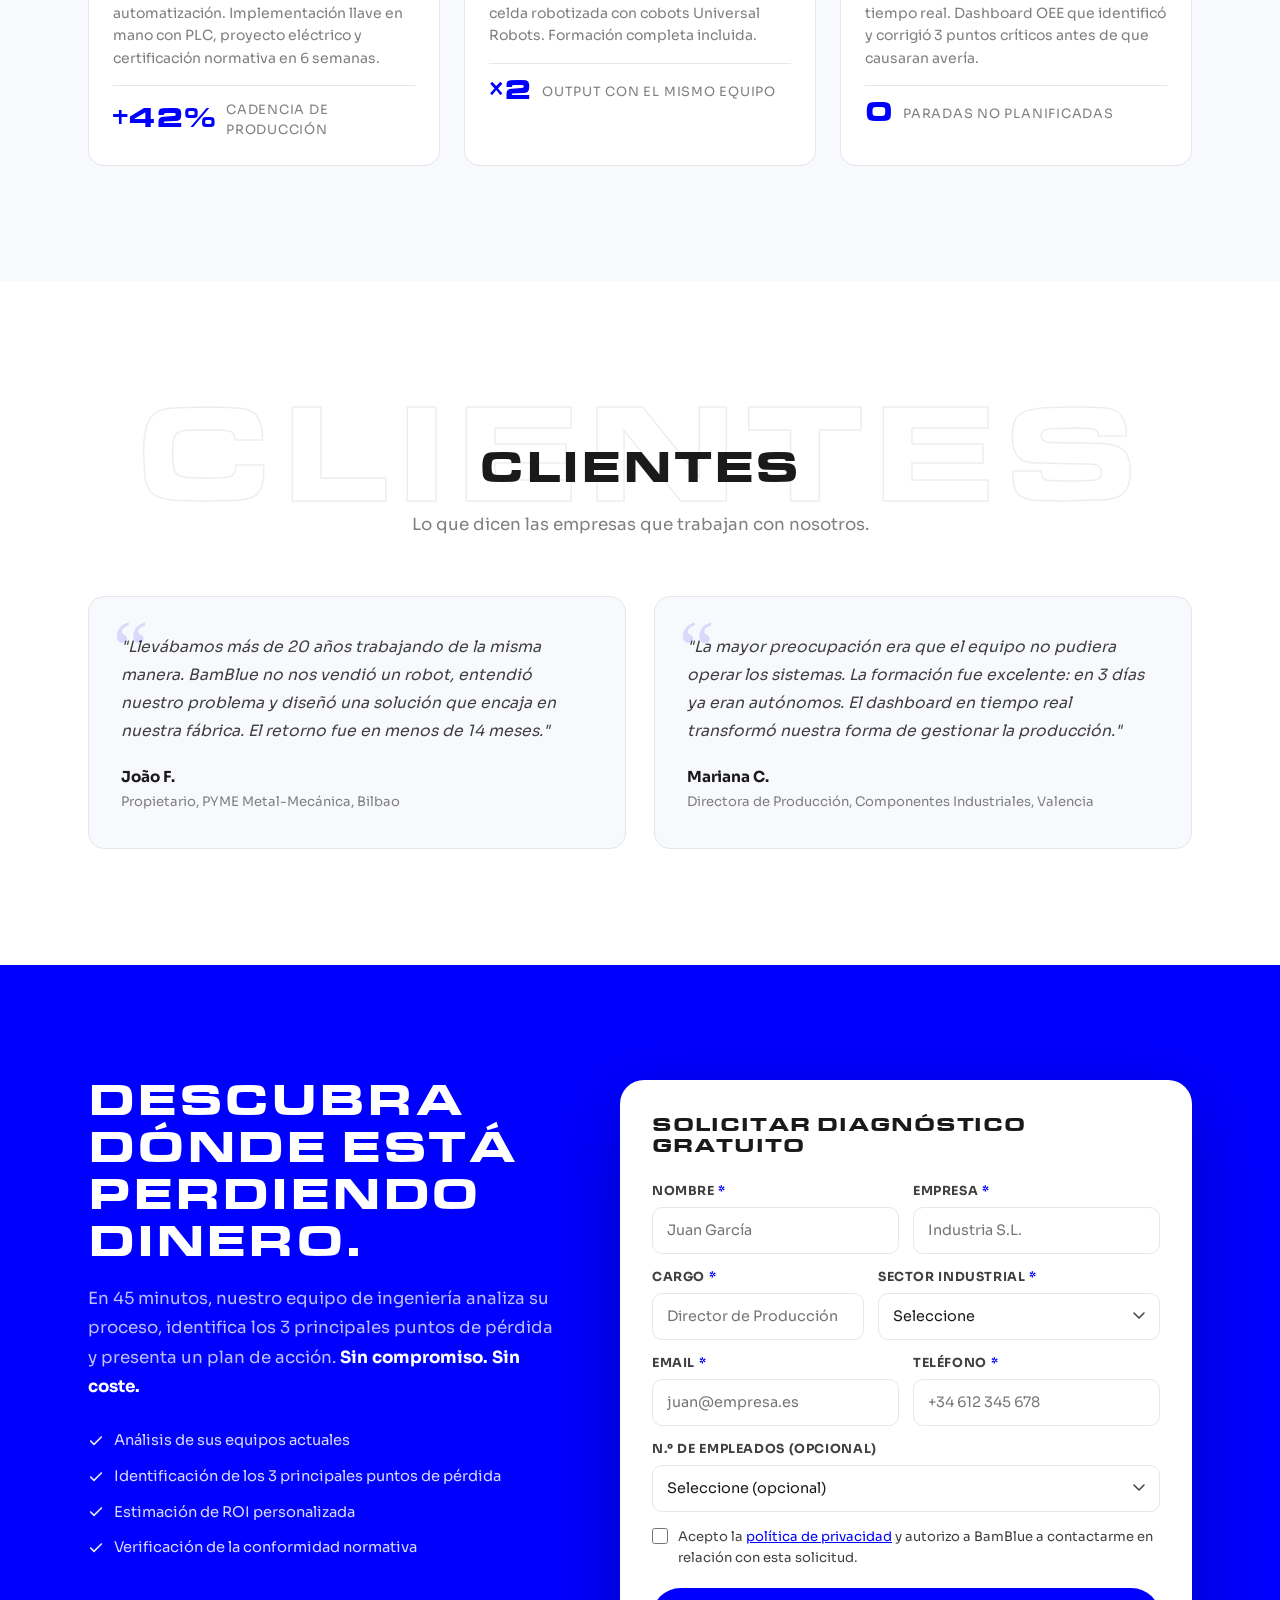
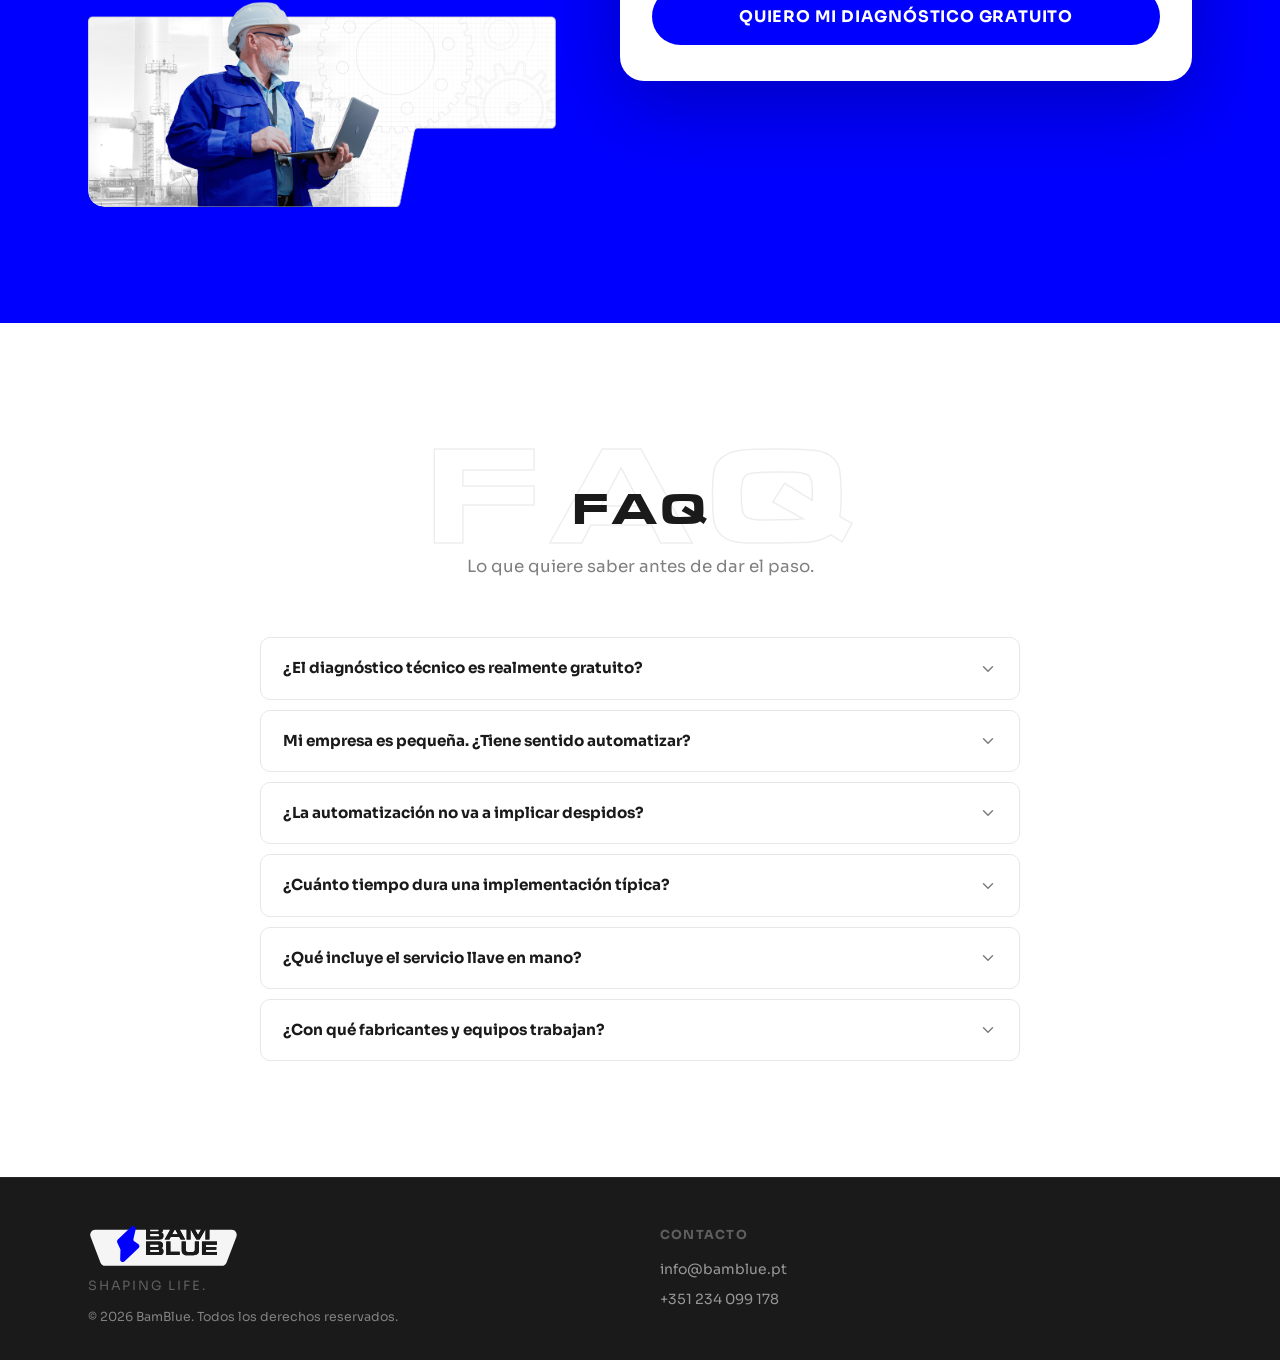
<file: es/index.html>
<!DOCTYPE html>
<html lang="es">
<head>
  <meta charset="UTF-8" />
  <meta name="viewport" content="width=device-width, initial-scale=1.0" />
  <meta name="theme-color" content="#0000FF" />

  <title>Diagnóstico Técnico Gratuito | BamBlue — Automatización Industrial</title>
  <meta name="description" content="Deje de perder dinero con equipos parados. Diagnóstico técnico gratuito: automatización, robótica y retrofit a medida. Ingeniería llave en mano." />
  <meta name="robots" content="index, follow" />

  <meta property="og:title" content="Los equipos parados cuestan más de lo que usted cree | BamBlue" />
  <meta property="og:description" content="Automatización industrial a medida que aumenta la rentabilidad, elimina desperdicios y garantiza la conformidad normativa. Diagnóstico gratuito." />
  <meta property="og:type" content="website" />
  <meta property="og:image" content="../assets/images/hero-engenheira.png" />
  <meta property="og:locale" content="es_ES" />

  <link rel="icon" href="../assets/images/logo-bamblue.svg" type="image/svg+xml" />

  <link rel="preconnect" href="https://fonts.googleapis.com" />
  <link rel="preconnect" href="https://fonts.gstatic.com" crossorigin />
  <link href="https://fonts.googleapis.com/css2?family=Sora:wght@300;400;500;600;700;800&display=swap" rel="stylesheet" />

  <link rel="stylesheet" href="../assets/css/styles.css" />

  <!-- Meta Pixel — reemplazar PIXEL_ID -->
  <script>
    !function(f,b,e,v,n,t,s){if(f.fbq)return;n=f.fbq=function(){n.callMethod?
    n.callMethod.apply(n,arguments):n.queue.push(arguments)};if(!f._fbq)f._fbq=n;
    n.push=n;n.loaded=!0;n.version='2.0';n.queue=[];t=b.createElement(e);t.async=!0;
    t.src=v;s=b.getElementsByTagName(e)[0];s.parentNode.insertBefore(t,s)}(window,
    document,'script','https://connect.facebook.net/en_US/fbevents.js');
    // fbq('init', 'PIXEL_ID');
    // fbq('track', 'PageView');
  </script>
  <!-- Google Tag — reemplazar GA_ID -->
  <!--
  <script async src="https://www.googletagmanager.com/gtag/js?id=GA_ID"></script>
  <script>window.dataLayer=window.dataLayer||[];function gtag(){dataLayer.push(arguments);}gtag('js',new Date());gtag('config','GA_ID');</script>
  -->

  <!-- Google Tag Manager -->
  <script>(function(w,d,s,l,i){w[l]=w[l]||[];w[l].push({'gtm.start':
  new Date().getTime(),event:'gtm.js'});var f=d.getElementsByTagName(s)[0],
  j=d.createElement(s),dl=l!='dataLayer'?'&l='+l:'';j.async=true;j.src=
  'https://www.googletagmanager.com/gtm.js?id='+i+dl;f.parentNode.insertBefore(j,f);
  })(window,document,'script','dataLayer','GTM-5F3JPGG8');</script>
  <!-- End Google Tag Manager -->
</head>
<body>
  <!-- Google Tag Manager (noscript) -->
  <noscript><iframe src="https://www.googletagmanager.com/ns.html?id=GTM-5F3JPGG8"
  height="0" width="0" style="display:none;visibility:hidden"></iframe></noscript>
  <!-- End Google Tag Manager (noscript) -->

  <!-- ===== TOPBAR ===== -->
  <header class="topbar" id="topbar">
    <div class="container topbar__inner">
      <a href="#" class="topbar__brand" aria-label="BamBlue">
        <img src="../assets/images/logo-footer.svg" alt="BamBlue — shaping life." class="topbar__logo" />
      </a>
      <nav class="topbar__meta" aria-label="Acciones rápidas">
        <a href="tel:+351234099178" class="topbar__phone" aria-label="Llamar a BamBlue">
          <svg width="15" height="15" viewBox="0 0 24 24" fill="none" stroke="currentColor" stroke-width="2" stroke-linecap="round" stroke-linejoin="round" aria-hidden="true"><path d="M22 16.92v3a2 2 0 0 1-2.18 2 19.86 19.86 0 0 1-8.63-3.07 19.5 19.5 0 0 1-6-6 19.86 19.86 0 0 1-3.07-8.67A2 2 0 0 1 4.11 2h3a2 2 0 0 1 2 1.72 12.84 12.84 0 0 0 .7 2.81 2 2 0 0 1-.45 2.11L8.09 9.91a16 16 0 0 0 6 6l1.27-1.27a2 2 0 0 1 2.11-.45 12.84 12.84 0 0 0 2.81.7A2 2 0 0 1 22 16.92z"/></svg>
          <span>Hablar con el equipo</span>
        </a>
        <a href="#form" class="btn btn--primary btn--sm" data-cta="topbar">Diagnóstico Gratuito</a>
      </nav>
    </div>
  </header>

  <!-- ===== HERO ===== -->
  <section class="hero" id="hero">
    <img src="../assets/images/hero-engenheira.png" alt="" class="hero__photo" aria-hidden="true" />
    <div class="hero__grid-bg" aria-hidden="true"></div>

    <div class="hero__left">
      <div class="hero__content">
        <h1 class="hero__title">Los equipos parados cuestan más de lo que usted cree.</h1>
        <p class="hero__sub">
          Automatización, robótica y retrofit a medida: eliminamos las paradas no planificadas,
          aumentamos la cadencia y garantizamos la conformidad normativa.
          <strong>Llave en mano, del proyecto a la certificación.</strong>
        </p>
        <div class="hero__actions">
          <a href="#form" class="btn btn--primary btn--lg" data-cta="hero-primary">
            Diagnóstico Técnico Gratuito
          </a>
          <a href="#servicos" class="btn btn--outline btn--lg" data-cta="hero-secondary">
            Ver soluciones
          </a>
        </div>
        <ul class="hero__trust" aria-label="Garantías">
          <li>
            <svg width="14" height="14" viewBox="0 0 24 24" fill="none" stroke="currentColor" stroke-width="2.5" stroke-linecap="round" stroke-linejoin="round" aria-hidden="true"><polyline points="20 6 9 17 4 12"/></svg>
            Sin compromiso
          </li>
          <li>
            <svg width="14" height="14" viewBox="0 0 24 24" fill="none" stroke="currentColor" stroke-width="2.5" stroke-linecap="round" stroke-linejoin="round" aria-hidden="true"><polyline points="20 6 9 17 4 12"/></svg>
            Respuesta en 24h
          </li>
          <li>
            <svg width="14" height="14" viewBox="0 0 24 24" fill="none" stroke="currentColor" stroke-width="2.5" stroke-linecap="round" stroke-linejoin="round" aria-hidden="true"><polyline points="20 6 9 17 4 12"/></svg>
            Conformidad normativa garantizada
          </li>
        </ul>
      </div>
    </div>

  </section>


  <!-- ===== PROBLEMA ===== -->
  <section class="problem section" aria-labelledby="problem-title">
    <div class="container problem__inner">
      <div class="problem__text">
        <h2 class="section-title" id="problem-title">Mientras usted espera, sus competidores avanzan.</h2>
        <p class="section-body" style="margin:16px 0 0; text-align:left;">
          Los equipos obsoletos, las paradas no planificadas y los procesos manuales lentos
          no son solo ineficiencia — son euros perdidos en cada turno.
        </p>
        <ul class="problem__list">
          <li class="problem__item">
            <span class="problem__icon" aria-hidden="true">
              <svg width="20" height="20" viewBox="0 0 24 24" fill="none" stroke="currentColor" stroke-width="2" stroke-linecap="round" stroke-linejoin="round"><circle cx="12" cy="12" r="10"/><line x1="12" y1="8" x2="12" y2="12"/><line x1="12" y1="16" x2="12.01" y2="16"/></svg>
            </span>
            <div>
              <strong>Paradas no planificadas</strong>
              <p>Cada hora de inmovilización cuesta entre 500 € y 5.000 €, según el sector.</p>
            </div>
          </li>
          <li class="problem__item">
            <span class="problem__icon" aria-hidden="true">
              <svg width="20" height="20" viewBox="0 0 24 24" fill="none" stroke="currentColor" stroke-width="2" stroke-linecap="round" stroke-linejoin="round"><path d="M12 22s8-4 8-10V5l-8-3-8 3v7c0 6 8 10 8 10z"/></svg>
            </span>
            <div>
              <strong>Riesgo normativo</strong>
              <p>Los equipos sin certificación exponen a la empresa a sanciones y prohibiciones de funcionamiento.</p>
            </div>
          </li>
          <li class="problem__item">
            <span class="problem__icon" aria-hidden="true">
              <svg width="20" height="20" viewBox="0 0 24 24" fill="none" stroke="currentColor" stroke-width="2" stroke-linecap="round" stroke-linejoin="round"><line x1="12" y1="1" x2="12" y2="23"/><path d="M17 5H9.5a3.5 3.5 0 0 0 0 7h5a3.5 3.5 0 0 1 0 7H6"/></svg>
            </span>
            <div>
              <strong>Costes operativos excesivos</strong>
              <p>Las tareas repetitivas manuales bloquean la escalabilidad y reducen los márgenes.</p>
            </div>
          </li>
        </ul>
      </div>
      <div class="problem__visual">
        <img src="../assets/images/porque-bamblue.jpg" alt="Operación industrial BamBlue" loading="lazy" class="problem__img" />
        <div class="problem__stat-card">
          <span class="problem__stat-num">500–5k€</span>
          <span class="problem__stat-label">por hora de parada</span>
        </div>
      </div>
    </div>
  </section>

  <!-- ===== SERVIÇOS ===== -->
  <section class="section section--light" id="servicos" aria-labelledby="servicos-title">
    <div class="container">
      <div class="section-header section-header--wm">
        <span class="section-title-bg" aria-hidden="true">SERVICIOS</span>
        <h2 class="section-title section-title--dark" id="servicos-title">Servicios</h2>
        <p class="section-body">
          5 pilares de ingeniería, 1 socio responsable, del proyecto a la certificación, bajo responsabilidad única.
        </p>
      </div>

      <div class="servicos__grid">
        <article class="servico-card">
          <div class="servico-card__img-wrap">
            <img src="../assets/images/servico-automacao.jpg" alt="Automatización Industrial BamBlue" loading="lazy" class="servico-card__img" />
            <span class="servico-card__num" aria-hidden="true">01</span>
          </div>
          <div class="servico-card__body">
            <h3 class="servico-card__title">Automatización Industrial</h3>
            <p class="servico-card__text">Proyectos eléctricos, programación PLC/SCADA e integración de sistemas adaptados a su proceso productivo.</p>
            <ul class="servico-card__tags"><li>PLC / SCADA</li><li>Proyecto eléctrico</li><li>Integración</li></ul>
          </div>
        </article>

        <article class="servico-card">
          <div class="servico-card__img-wrap">
            <img src="../assets/images/servico-robotica.jpg" alt="Robótica Industrial BamBlue" loading="lazy" class="servico-card__img" />
            <span class="servico-card__num" aria-hidden="true">02</span>
          </div>
          <div class="servico-card__body">
            <h3 class="servico-card__title">Robótica Industrial</h3>
            <p class="servico-card__text">Celdas robotizadas y cobots colaborativos, socio oficial Universal Robots. 1 operario gestionando 2+ robots.</p>
            <ul class="servico-card__tags"><li>Cobots UR</li><li>Celdas robotizadas</li><li>Colaborativa</li></ul>
          </div>
        </article>

        <article class="servico-card">
          <div class="servico-card__img-wrap">
            <img src="../assets/images/servico-controlo.jpg" alt="Sistemas de Control BamBlue" loading="lazy" class="servico-card__img" />
            <span class="servico-card__num" aria-hidden="true">03</span>
          </div>
          <div class="servico-card__body">
            <h3 class="servico-card__title">Sistemas de Control</h3>
            <p class="servico-card__text">Supervisión SCADA en tiempo real y mantenimiento proactivo, con paradas previstas antes de que ocurran.</p>
            <ul class="servico-card__tags"><li>SCADA tiempo real</li><li>OEE</li><li>Mantenimiento proactivo</li></ul>
          </div>
        </article>

        <article class="servico-card">
          <div class="servico-card__img-wrap">
            <img src="../assets/images/servico-visao.jpg" alt="Visión Artificial BamBlue" loading="lazy" class="servico-card__img" />
            <span class="servico-card__num" aria-hidden="true">04</span>
          </div>
          <div class="servico-card__body">
            <h3 class="servico-card__title">Sistemas Inteligentes & Visión</h3>
            <p class="servico-card__text">Inspección de calidad automática con IA, con detección de defectos antes de que lleguen al cliente.</p>
            <ul class="servico-card__tags"><li>Visión artificial</li><li>Control de calidad</li><li>IA industrial</li></ul>
          </div>
        </article>

        <article class="servico-card">
          <div class="servico-card__img-wrap">
            <img src="../assets/images/servico-engenharia.jpg" alt="Retrofit e Ingeniería BamBlue" loading="lazy" class="servico-card__img" />
            <span class="servico-card__num" aria-hidden="true">05</span>
          </div>
          <div class="servico-card__body">
            <h3 class="servico-card__title">Retrofit & Ingeniería</h3>
            <p class="servico-card__text">Modernización de equipos obsoletos con conformidad normativa: consultoría, montaje y certificación.</p>
            <ul class="servico-card__tags"><li>Conformidad CE</li><li>Retrofit</li><li>Llave en mano</li></ul>
          </div>
        </article>
      </div>

      <div class="section-cta">
        <a href="#form" class="btn btn--primary btn--lg" data-cta="servicos">Quiero un diagnóstico gratuito</a>
      </div>
    </div>
  </section>

  <!-- ===== PORQUÊ BamBlue ===== -->
  <section class="section" aria-labelledby="porque-title">
    <div class="container">
      <div class="section-header section-header--wm">
        <span class="section-title-bg" aria-hidden="true">BamBlue</span>
        <h2 class="section-title section-title--dark" id="porque-title">Por qué BamBlue</h2>
        <p class="section-body">No vendemos máquinas. Diseñamos la solución adecuada para su negocio.</p>
      </div>

      <div class="porque__grid">
        <div class="porque-card pillar">
          <div class="porque-card__icon" aria-hidden="true">
            <svg width="28" height="28" viewBox="0 0 24 24" fill="none" stroke="currentColor" stroke-width="1.8" stroke-linecap="round" stroke-linejoin="round"><path d="M12 22s8-4 8-10V5l-8-3-8 3v7c0 6 8 10 8 10z"/></svg>
          </div>
          <h3 class="porque-card__title">Responsabilidad Única</h3>
          <p class="porque-card__text">Un único socio para todo el ciclo: diagnóstico, proyecto eléctrico, programación, montaje, certificación y formación. Cero puntos de fuga entre proveedores.</p>
        </div>
        <div class="porque-card pillar">
          <div class="porque-card__icon" aria-hidden="true">
            <svg width="28" height="28" viewBox="0 0 24 24" fill="none" stroke="currentColor" stroke-width="1.8" stroke-linecap="round" stroke-linejoin="round"><circle cx="12" cy="12" r="3"/><path d="M19.07 4.93a10 10 0 0 1 0 14.14M4.93 4.93a10 10 0 0 0 0 14.14"/></svg>
          </div>
          <h3 class="porque-card__title">Personalización Total</h3>
          <p class="porque-card__text">Resolvemos los cuellos de botella que los equipos estándar no pueden resolver. Cada solución se diseña desde cero para su espacio, proceso y equipo.</p>
        </div>
        <div class="porque-card pillar">
          <div class="porque-card__icon" aria-hidden="true">
            <svg width="28" height="28" viewBox="0 0 24 24" fill="none" stroke="currentColor" stroke-width="1.8" stroke-linecap="round" stroke-linejoin="round"><line x1="12" y1="1" x2="12" y2="23"/><path d="M17 5H9.5a3.5 3.5 0 0 0 0 7h5a3.5 3.5 0 0 1 0 7H6"/></svg>
          </div>
          <h3 class="porque-card__title">ROI Demostrable</h3>
          <p class="porque-card__text">Sistemas que amortizan la inversión mediante el aumento de cadencia, la reducción de desperdicios y la eliminación de paradas no planificadas.</p>
        </div>
      </div>
    </div>
  </section>

  <!-- ===== CASES ===== -->
  <section class="section section--light" aria-labelledby="cases-title">
    <div class="container">
      <div class="section-header section-header--wm">
        <span class="section-title-bg" aria-hidden="true">RESULTADOS</span>
        <h2 class="section-title section-title--dark" id="cases-title">Resultados</h2>
        <p class="section-body">Lo que ha cambiado en las operaciones de nuestros clientes.</p>
      </div>

      <div class="cases__grid">
        <article class="case-card case">
          <div class="case-card__img-wrap">
            <img src="../assets/images/detalhe-automacao.jpg" alt="Automatización industrial BamBlue" loading="lazy" class="case-card__img" />
          </div>
          <div class="case-card__body">
            <span class="case-card__tag">Industria Manufacturera</span>
            <h3 class="case-card__title">+42% de cadencia en una metalurgia de tamaño medio</h3>
            <p class="case-card__text">PYME con equipos de 18 años sin automatización. Implementación llave en mano con PLC, proyecto eléctrico y certificación normativa en 6 semanas.</p>
            <div class="case-card__result">
              <span class="case-card__result-num">+42%</span>
              <span class="case-card__result-label">cadencia de producción</span>
            </div>
          </div>
        </article>

        <article class="case-card case">
          <div class="case-card__img-wrap">
            <img src="../assets/images/detalhe-robotica.jpg" alt="Robótica colaborativa BamBlue" loading="lazy" class="case-card__img" />
          </div>
          <div class="case-card__body">
            <span class="case-card__tag">Componentes Industriales</span>
            <h3 class="case-card__title">1 operario gestionando 2 cobots en línea de montaje</h3>
            <p class="case-card__text">Línea de montaje manual sustituida por celda robotizada con cobots Universal Robots. Formación completa incluida.</p>
            <div class="case-card__result">
              <span class="case-card__result-num">×2</span>
              <span class="case-card__result-label">output con el mismo equipo</span>
            </div>
          </div>
        </article>

        <article class="case-card case">
          <div class="case-card__img-wrap">
            <img src="../assets/images/maquinas-operacao.jpg" alt="Supervisión SCADA BamBlue" loading="lazy" class="case-card__img" />
          </div>
          <div class="case-card__body">
            <span class="case-card__tag">Agroindustria</span>
            <h3 class="case-card__title">Cero paradas no planificadas durante 8 meses</h3>
            <p class="case-card__text">Sistema SCADA con supervisión en tiempo real. Dashboard OEE que identificó y corrigió 3 puntos críticos antes de que causaran avería.</p>
            <div class="case-card__result">
              <span class="case-card__result-num">0</span>
              <span class="case-card__result-label">paradas no planificadas</span>
            </div>
          </div>
        </article>
      </div>
    </div>
  </section>

  <!-- ===== TESTEMUNHOS ===== -->
  <section class="section" aria-labelledby="testimonios-title">
    <div class="container">
      <div class="section-header section-header--wm">
        <span class="section-title-bg" aria-hidden="true">CLIENTES</span>
        <h2 class="section-title section-title--dark" id="testimonios-title">Clientes</h2>
        <p class="section-body">Lo que dicen las empresas que trabajan con nosotros.</p>
      </div>
      <div class="testimonios__grid">
        <blockquote class="quote">
          <p class="quote__text">"Llevábamos más de 20 años trabajando de la misma manera. BamBlue no nos vendió un robot, entendió nuestro problema y diseñó una solución que encaja en nuestra fábrica. El retorno fue en menos de 14 meses."</p>
          <footer class="quote__author">
            <strong>João F.</strong>
            <span>Propietario, PYME Metal-Mecánica, Bilbao</span>
          </footer>
        </blockquote>
        <blockquote class="quote">
          <p class="quote__text">"La mayor preocupación era que el equipo no pudiera operar los sistemas. La formación fue excelente: en 3 días ya eran autónomos. El dashboard en tiempo real transformó nuestra forma de gestionar la producción."</p>
          <footer class="quote__author">
            <strong>Mariana C.</strong>
            <span>Directora de Producción, Componentes Industriales, Valencia</span>
          </footer>
        </blockquote>
      </div>
    </div>
  </section>

  <!-- ===== FORM CTA ===== -->
  <section class="section section--blue" id="form" aria-labelledby="form-title">
    <div class="container cta-final__inner">

      <div class="cta-final__left">
        <h2 class="section-title section-title--light" id="form-title">Descubra dónde está perdiendo dinero.</h2>
        <p class="section-body section-body--light" style="text-align:left; margin:16px 0 0;">
          En 45 minutos, nuestro equipo de ingeniería analiza su proceso,
          identifica los 3 principales puntos de pérdida y presenta un plan de acción.
          <strong>Sin compromiso. Sin coste.</strong>
        </p>
        <ul class="cta-final__promises">
          <li><svg width="16" height="16" viewBox="0 0 24 24" fill="none" stroke="currentColor" stroke-width="2.5" stroke-linecap="round" stroke-linejoin="round" aria-hidden="true"><polyline points="20 6 9 17 4 12"/></svg>Análisis de sus equipos actuales</li>
          <li><svg width="16" height="16" viewBox="0 0 24 24" fill="none" stroke="currentColor" stroke-width="2.5" stroke-linecap="round" stroke-linejoin="round" aria-hidden="true"><polyline points="20 6 9 17 4 12"/></svg>Identificación de los 3 principales puntos de pérdida</li>
          <li><svg width="16" height="16" viewBox="0 0 24 24" fill="none" stroke="currentColor" stroke-width="2.5" stroke-linecap="round" stroke-linejoin="round" aria-hidden="true"><polyline points="20 6 9 17 4 12"/></svg>Estimación de ROI personalizada</li>
          <li><svg width="16" height="16" viewBox="0 0 24 24" fill="none" stroke="currentColor" stroke-width="2.5" stroke-linecap="round" stroke-linejoin="round" aria-hidden="true"><polyline points="20 6 9 17 4 12"/></svg>Verificación de la conformidad normativa</li>
        </ul>
        <div class="cta-final__img-wrap" aria-hidden="true">
          <img src="../assets/images/engenheiro-cta.png" alt="Ingeniero BamBlue" loading="lazy" class="cta-final__img" />
        </div>
      </div>

      <div class="cta-final__right">
        <form class="form-card" id="leadForm" method="post" action="https://script.google.com/macros/s/AKfycbwLPiZ3ceRZ_vxyRZmIAnNrMhODbmGoo-HeVKk_YO5TiMQ-KQ9tggiKANkUtZTzcCk0/exec" novalidate>
          <h3 class="form-card__title">Solicitar Diagnóstico Gratuito</h3>

          <div class="form-row">
            <div class="form-group">
              <label for="nome" class="form-label">Nombre <span aria-hidden="true">*</span></label>
              <input type="text" id="nome" name="nome" class="form-input" placeholder="Juan García" autocomplete="name" required />
            </div>
            <div class="form-group">
              <label for="empresa" class="form-label">Empresa <span aria-hidden="true">*</span></label>
              <input type="text" id="empresa" name="empresa" class="form-input" placeholder="Industria S.L." autocomplete="organization" required />
            </div>
          </div>

          <div class="form-row">
            <div class="form-group">
              <label for="cargo" class="form-label">Cargo <span aria-hidden="true">*</span></label>
              <input type="text" id="cargo" name="cargo" class="form-input" placeholder="Director de Producción" required />
            </div>
            <div class="form-group">
              <label for="setor" class="form-label">Sector industrial <span aria-hidden="true">*</span></label>
              <select id="setor" name="setor" class="form-input form-select" required>
                <option value="" disabled selected>Seleccione</option>
                <option value="metalomecanica">Metalurgia / Calderería</option>
                <option value="transformadora">Industria Manufacturera</option>
                <option value="alimentar">Agroindustria / Alimentación</option>
                <option value="componentes">Componentes Industriales</option>
                <option value="construcao">Construcción / Infraestructuras</option>
                <option value="energia">Energía / Utilities</option>
                <option value="outro">Otro</option>
              </select>
            </div>
          </div>

          <div class="form-row">
            <div class="form-group">
              <label for="email" class="form-label">Email <span aria-hidden="true">*</span></label>
              <input type="email" id="email" name="email" class="form-input" placeholder="juan@empresa.es" autocomplete="email" required />
            </div>
            <div class="form-group">
              <label for="telefone" class="form-label">Teléfono <span aria-hidden="true">*</span></label>
              <input type="tel" id="telefone" name="telefone" class="form-input" placeholder="+34 612 345 678" autocomplete="tel" required />
            </div>
          </div>

          <div class="form-group">
            <label for="n_trabalhadores" class="form-label">N.º de empleados (opcional)</label>
            <select id="n_trabalhadores" name="n_trabalhadores" class="form-input form-select">
              <option value="">Seleccione (opcional)</option>
              <option value="1-10">1–10</option>
              <option value="11-50">11–50</option>
              <option value="51-200">51–200</option>
              <option value="200+">200+</option>
            </select>
          </div>

          <div class="form-check" id="formError" hidden role="alert" aria-live="polite"></div>

          <label class="form-check-label">
            <input type="checkbox" name="rgpd" id="rgpd" class="form-check-input" required />
            <span>
              Acepto la <a href="https://bamblue.pt/politica-de-privacidade/" target="_blank" rel="noopener">política de privacidad</a>
              y autorizo a BamBlue a contactarme en relación con esta solicitud.
            </span>
          </label>

          <button type="submit" class="btn btn--submit btn--lg">
            <span class="btn__text">Quiero mi diagnóstico gratuito</span>
            <span class="btn__loading" aria-hidden="true">
              <svg width="18" height="18" viewBox="0 0 24 24" fill="none" stroke="currentColor" stroke-width="2.5" stroke-linecap="round" stroke-linejoin="round" class="spin"><path d="M21 12a9 9 0 1 1-6.219-8.56"/></svg>
              Enviando…
            </span>
          </button>
        </form>
      </div>

    </div>
  </section>

  <!-- ===== FAQ ===== -->
  <section class="section" aria-labelledby="faq-title">
    <div class="container">
      <div class="section-header section-header--wm">
        <span class="section-title-bg" aria-hidden="true">FAQ</span>
        <h2 class="section-title section-title--dark" id="faq-title">FAQ</h2>
        <p class="section-body">Lo que quiere saber antes de dar el paso.</p>
      </div>
      <div class="faq__list">

        <details class="accordion__item">
          <summary class="accordion__summary">
            ¿El diagnóstico técnico es realmente gratuito?
            <svg class="accordion__chevron" width="18" height="18" viewBox="0 0 24 24" fill="none" stroke="currentColor" stroke-width="2" stroke-linecap="round" stroke-linejoin="round" aria-hidden="true"><polyline points="6 9 12 15 18 9"/></svg>
          </summary>
          <div class="accordion__body">
            <p>Sí. El diagnóstico técnico inicial es completamente gratuito y sin compromiso. En 45 minutos nuestro equipo analiza su proceso, identifica los principales puntos de pérdida y presenta estimaciones de ROI. Solo avanzamos a propuesta si tiene sentido para ambas partes.</p>
          </div>
        </details>

        <details class="accordion__item">
          <summary class="accordion__summary">
            Mi empresa es pequeña. ¿Tiene sentido automatizar?
            <svg class="accordion__chevron" width="18" height="18" viewBox="0 0 24 24" fill="none" stroke="currentColor" stroke-width="2" stroke-linecap="round" stroke-linejoin="round" aria-hidden="true"><polyline points="6 9 12 15 18 9"/></svg>
          </summary>
          <div class="accordion__body">
            <p>Sí. Trabajamos con PYMEs de todos los tamaños, de 5 a 500 empleados. Las soluciones se dimensionan según su proceso y presupuesto, y el ROI tiende a ser más rápido en PYMEs. Muchos clientes recuperan la inversión en 12 a 18 meses.</p>
          </div>
        </details>

        <details class="accordion__item">
          <summary class="accordion__summary">
            ¿La automatización no va a implicar despidos?
            <svg class="accordion__chevron" width="18" height="18" viewBox="0 0 24 24" fill="none" stroke="currentColor" stroke-width="2" stroke-linecap="round" stroke-linejoin="round" aria-hidden="true"><polyline points="6 9 12 15 18 9"/></svg>
          </summary>
          <div class="accordion__body">
            <p>Nuestra experiencia muestra lo contrario: la automatización libera a las personas de las tareas repetitivas para funciones de mayor valor. La mayoría de los clientes usa la capacidad extra para crecer, no para reducir plantilla. Con cobots colaborativos, los operarios trabajan junto a los robots con total seguridad.</p>
          </div>
        </details>

        <details class="accordion__item">
          <summary class="accordion__summary">
            ¿Cuánto tiempo dura una implementación típica?
            <svg class="accordion__chevron" width="18" height="18" viewBox="0 0 24 24" fill="none" stroke="currentColor" stroke-width="2" stroke-linecap="round" stroke-linejoin="round" aria-hidden="true"><polyline points="6 9 12 15 18 9"/></svg>
          </summary>
          <div class="accordion__body">
            <p>Depende de la complejidad, pero la mayoría de las implementaciones dura entre 3 y 10 semanas. Diseñamos para minimizar las perturbaciones en el proceso productivo, instalando por fases cuando es posible o fuera del horario de producción.</p>
          </div>
        </details>

        <details class="accordion__item">
          <summary class="accordion__summary">
            ¿Qué incluye el servicio llave en mano?
            <svg class="accordion__chevron" width="18" height="18" viewBox="0 0 24 24" fill="none" stroke="currentColor" stroke-width="2" stroke-linecap="round" stroke-linejoin="round" aria-hidden="true"><polyline points="6 9 12 15 18 9"/></svg>
          </summary>
          <div class="accordion__body">
            <p>Todo: diagnóstico → proyecto eléctrico → programación → montaje → pruebas → certificación normativa → formación del equipo → soporte post-instalación. Un único punto de contacto y responsabilidad total sobre todo el ciclo.</p>
          </div>
        </details>

        <details class="accordion__item">
          <summary class="accordion__summary">
            ¿Con qué fabricantes y equipos trabajan?
            <svg class="accordion__chevron" width="18" height="18" viewBox="0 0 24 24" fill="none" stroke="currentColor" stroke-width="2" stroke-linecap="round" stroke-linejoin="round" aria-hidden="true"><polyline points="6 9 12 15 18 9"/></svg>
          </summary>
          <div class="accordion__body">
            <p>Somos independientes de fabricante: integramos Siemens, Schneider, Allen-Bradley, Fanuc, ABB, Yaskawa y otros. En robótica colaborativa somos socios oficiales Universal Robots. También trabajamos en retrofit de equipos existentes, independientemente de la marca.</p>
          </div>
        </details>

      </div>
    </div>
  </section>

  <!-- ===== FOOTER ===== -->
  <footer class="footer" aria-label="Pie de página BamBlue">
    <div class="container footer__inner">
      <div class="footer__brand">
        <img src="../assets/images/logo-footer.svg" alt="BamBlue" class="footer__logo" loading="lazy" />
        <p class="footer__tagline">shaping life.</p>
        <p class="footer__copy">© <span id="year"></span> BamBlue. Todos los derechos reservados.</p>
      </div>
      <div class="footer__contact-col">
        <p class="footer__contact-title">Contacto</p>
        <a href="mailto:info@bamblue.pt" class="footer__contact-link">info@bamblue.pt</a>
        <a href="tel:+351234099178" class="footer__contact-link">+351 234 099 178</a>
      </div>
    </div>
  </footer>

  <!-- ===== STICKY CTA ===== -->
  <div class="sticky-cta" id="stickyCta" aria-hidden="true">
    <a href="#form" class="btn btn--primary" data-cta="sticky">
      Diagnóstico Gratuito
      <svg width="14" height="14" viewBox="0 0 24 24" fill="none" stroke="currentColor" stroke-width="2.5" stroke-linecap="round" stroke-linejoin="round" aria-hidden="true"><line x1="5" y1="12" x2="19" y2="12"/><polyline points="12 5 19 12 12 19"/></svg>
    </a>
  </div>

  <script src="../assets/js/script.js"></script>
</body>
</html>
</file>
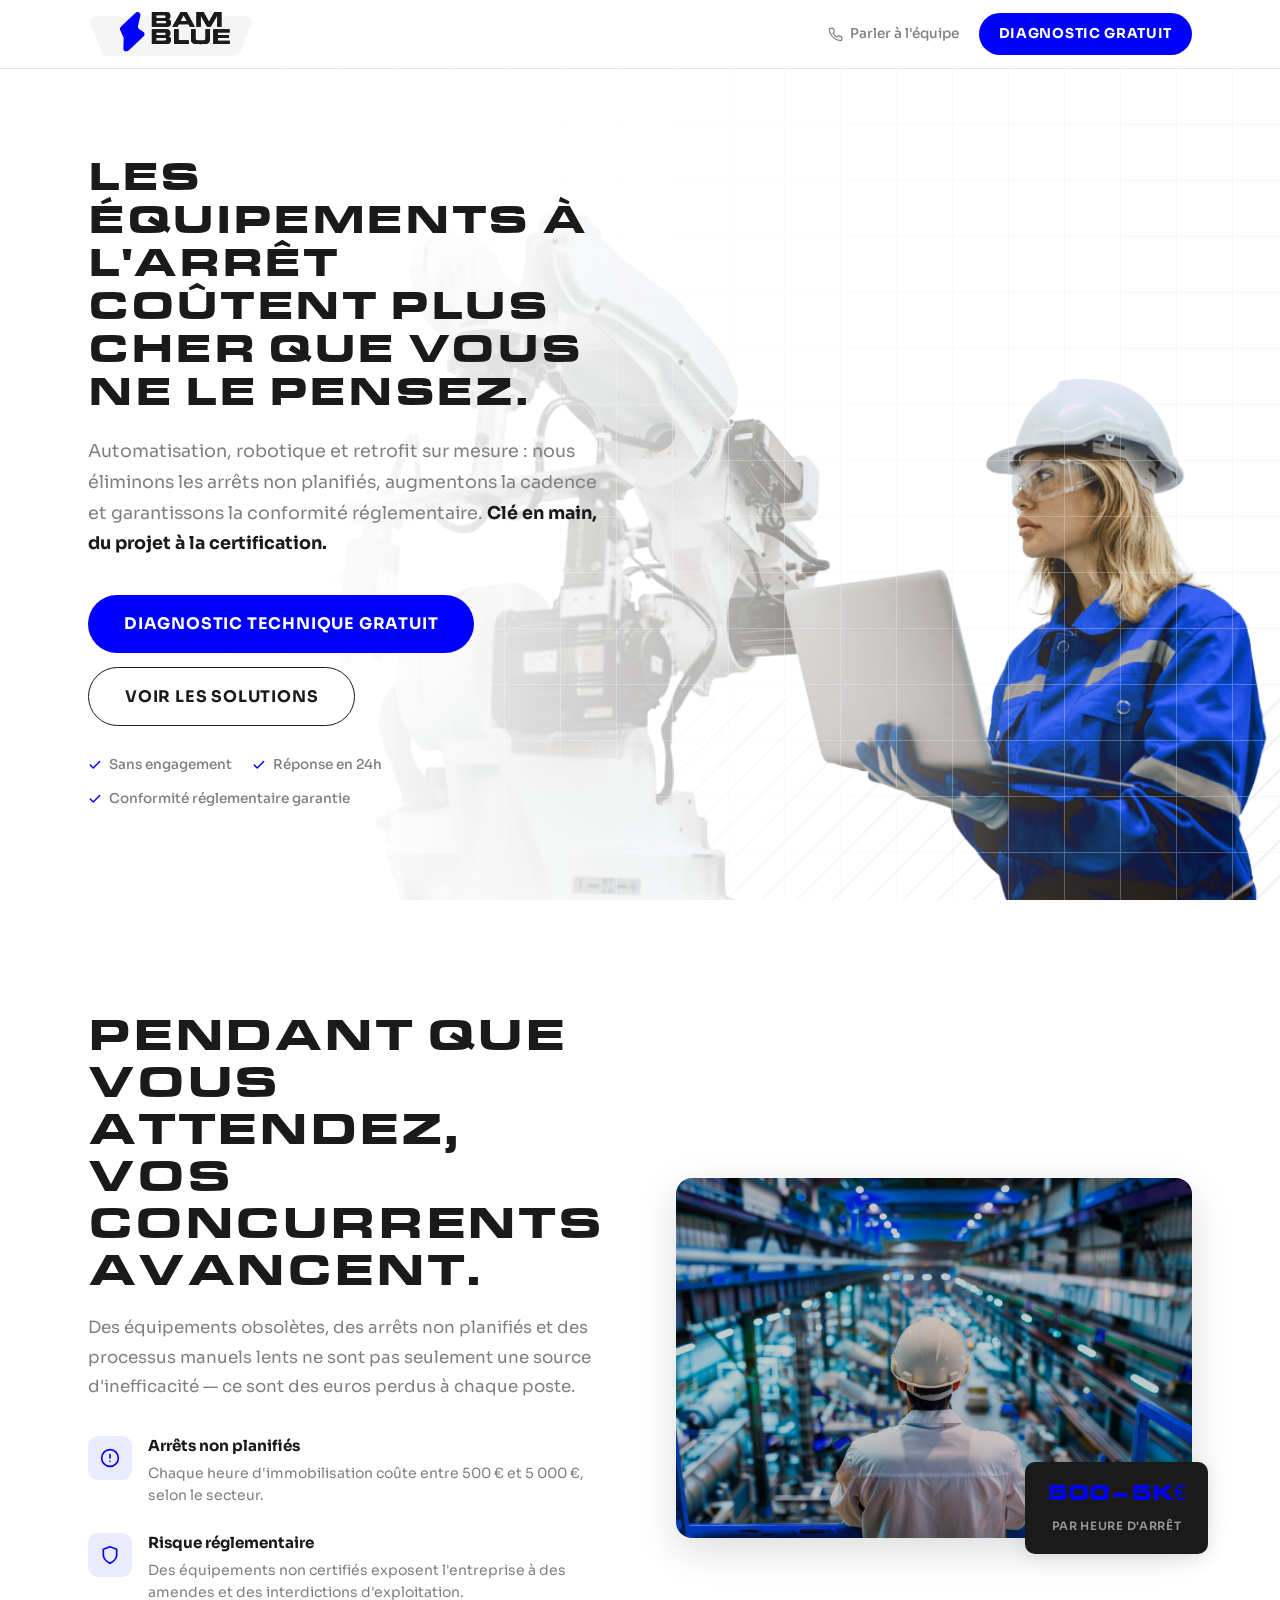
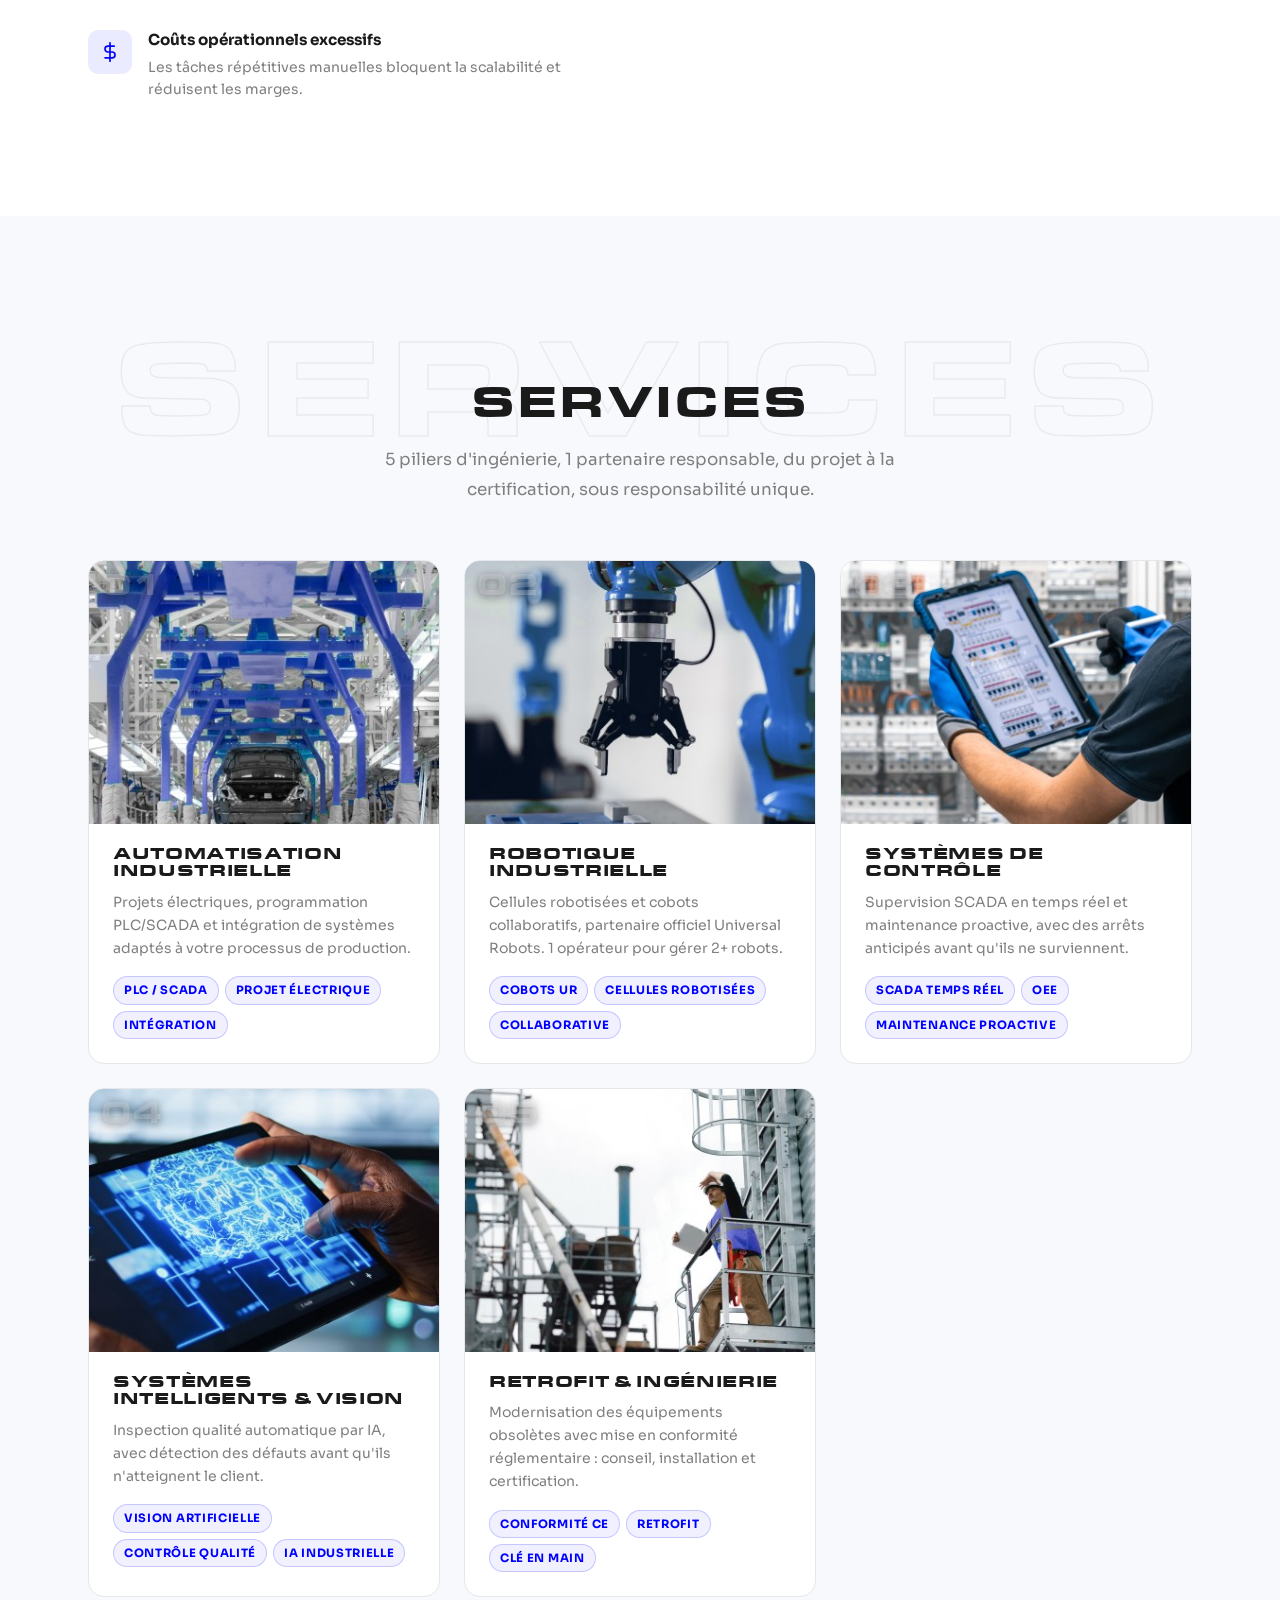
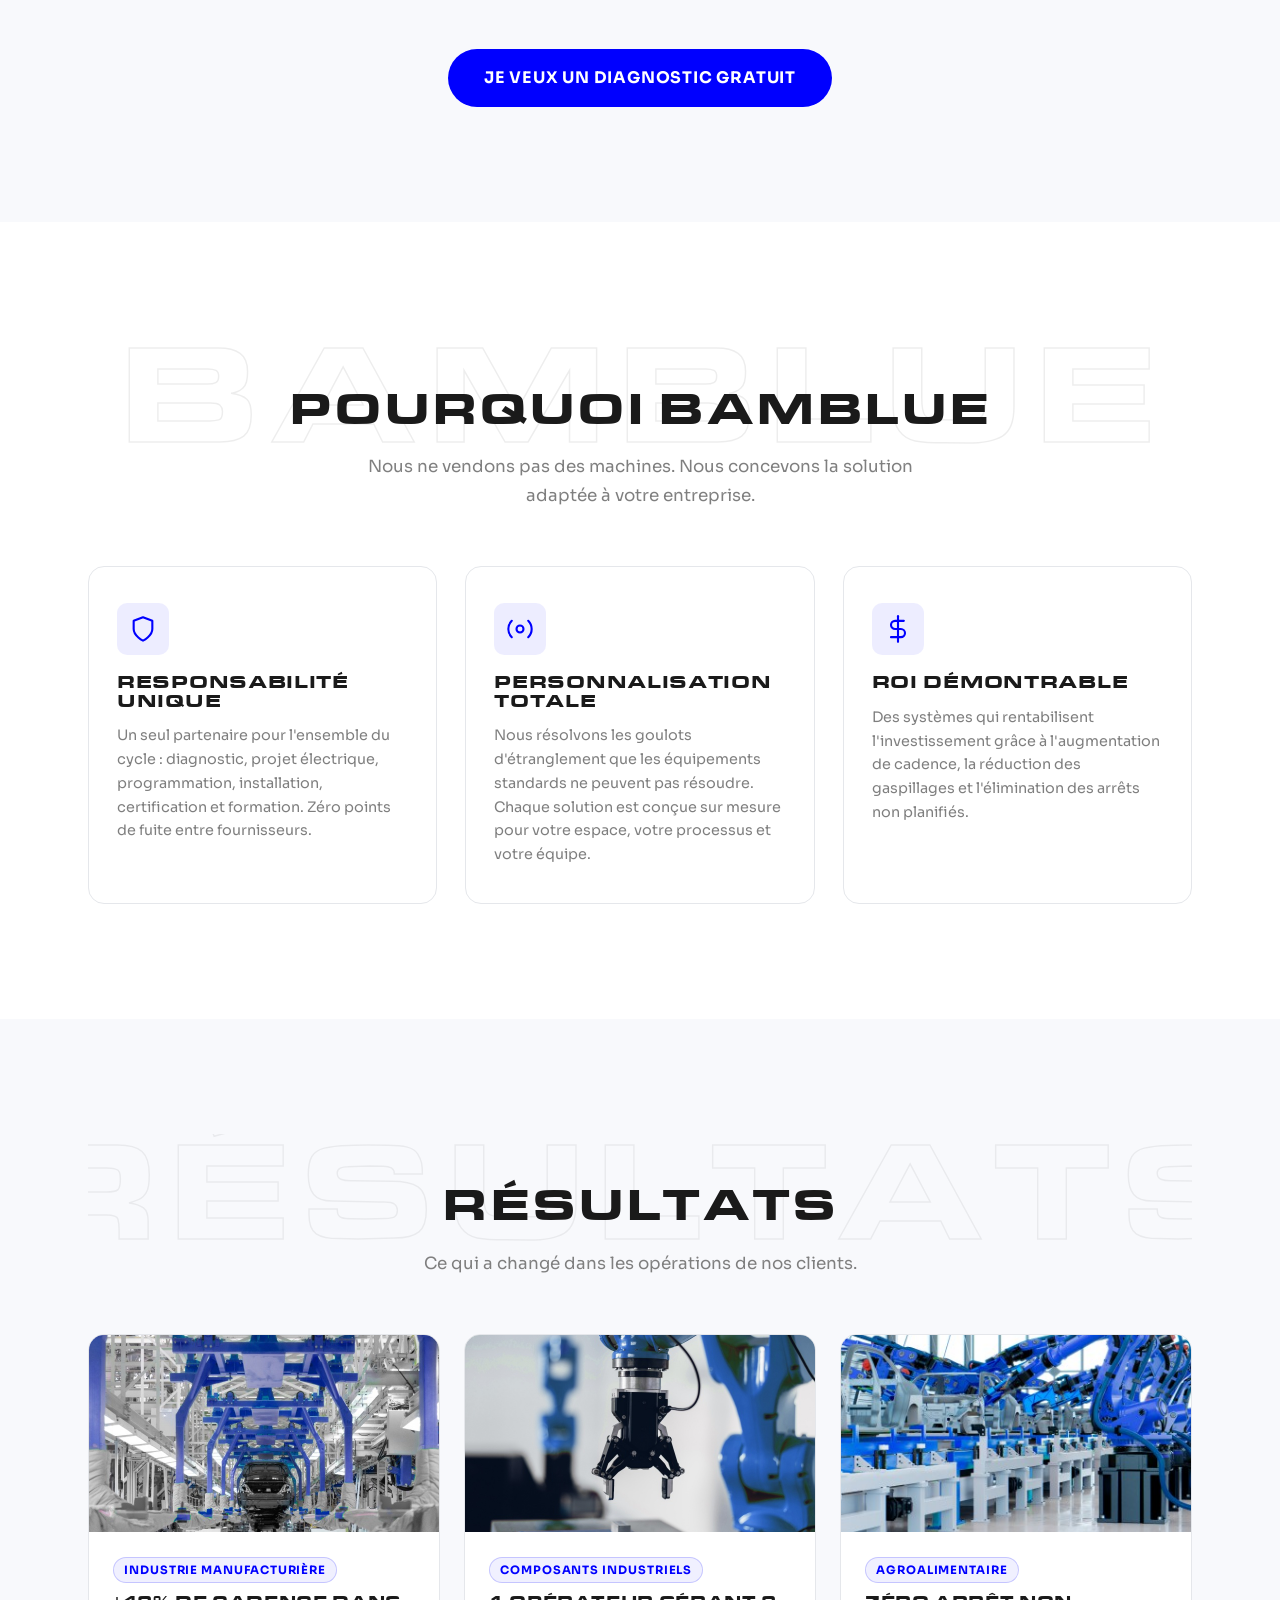
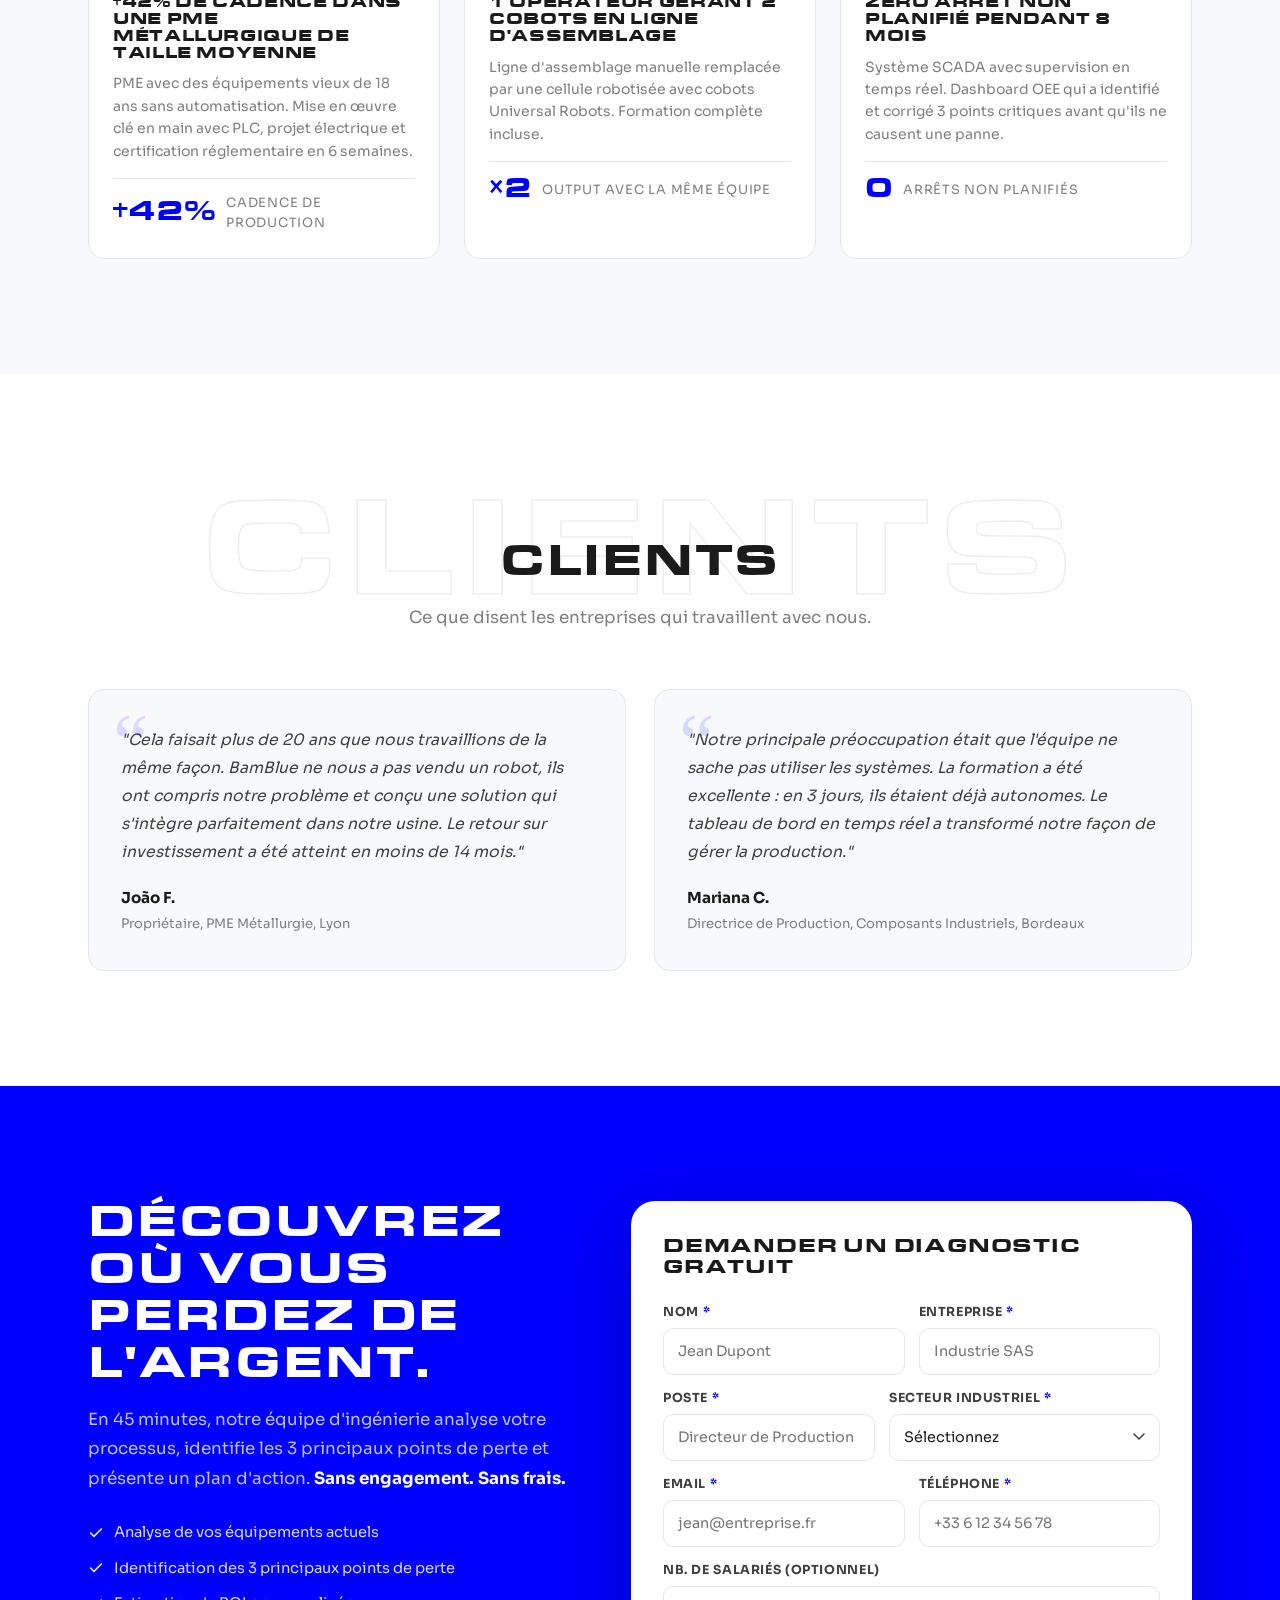
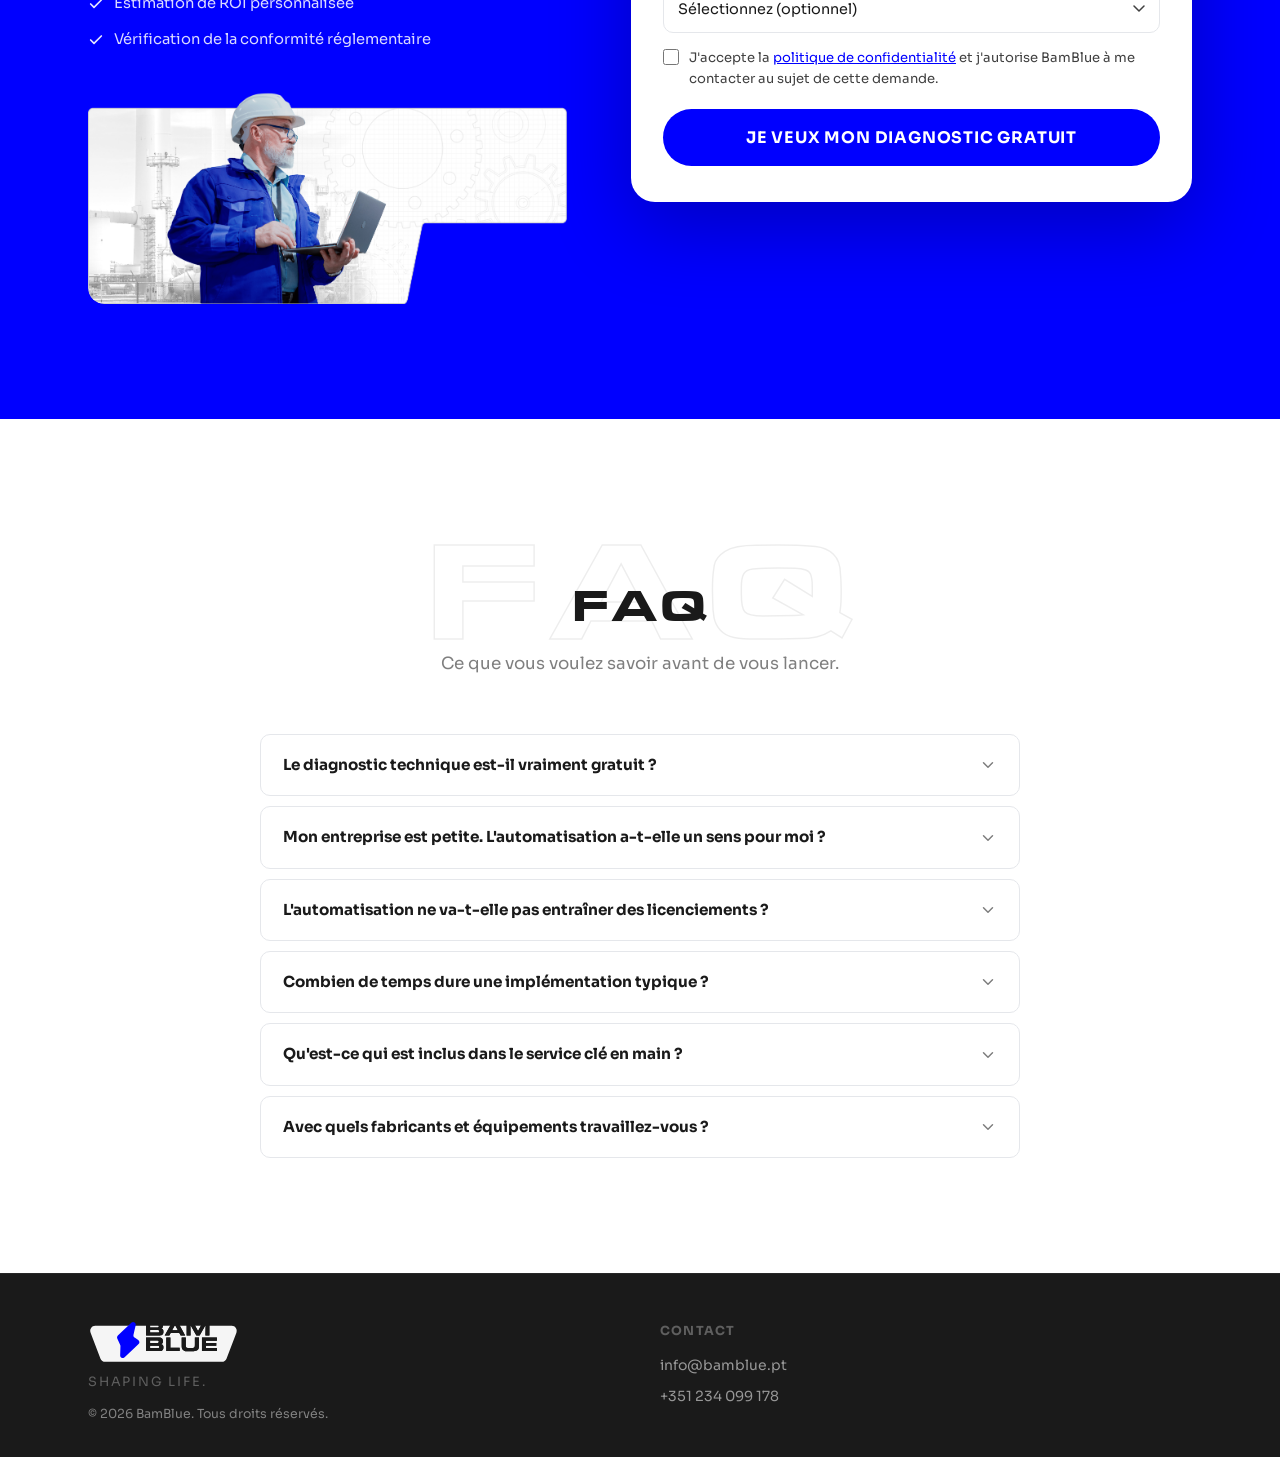
<file: fr/index.html>
<!DOCTYPE html>
<html lang="fr">
<head>
  <meta charset="UTF-8" />
  <meta name="viewport" content="width=device-width, initial-scale=1.0" />
  <meta name="theme-color" content="#0000FF" />

  <title>Diagnostic Technique Gratuit | BamBlue — Automatisation Industrielle</title>
  <meta name="description" content="Arrêtez de perdre de l'argent avec des équipements à l'arrêt. Diagnostic technique gratuit : automatisation, robotique et retrofit sur mesure. Ingénierie clé en main." />
  <meta name="robots" content="index, follow" />

  <meta property="og:title" content="Les équipements à l'arrêt coûtent plus cher que vous ne le pensez | BamBlue" />
  <meta property="og:description" content="Automatisation industrielle sur mesure qui augmente la rentabilité, élimine les gaspillages et garantit la conformité réglementaire. Diagnostic gratuit." />
  <meta property="og:type" content="website" />
  <meta property="og:image" content="../assets/images/hero-engenheira.png" />
  <meta property="og:locale" content="fr_FR" />

  <link rel="icon" href="../assets/images/logo-bamblue.svg" type="image/svg+xml" />

  <link rel="preconnect" href="https://fonts.googleapis.com" />
  <link rel="preconnect" href="https://fonts.gstatic.com" crossorigin />
  <link href="https://fonts.googleapis.com/css2?family=Sora:wght@300;400;500;600;700;800&display=swap" rel="stylesheet" />

  <link rel="stylesheet" href="../assets/css/styles.css" />

  <!-- Meta Pixel — remplacer PIXEL_ID -->
  <script>
    !function(f,b,e,v,n,t,s){if(f.fbq)return;n=f.fbq=function(){n.callMethod?
    n.callMethod.apply(n,arguments):n.queue.push(arguments)};if(!f._fbq)f._fbq=n;
    n.push=n;n.loaded=!0;n.version='2.0';n.queue=[];t=b.createElement(e);t.async=!0;
    t.src=v;s=b.getElementsByTagName(e)[0];s.parentNode.insertBefore(t,s)}(window,
    document,'script','https://connect.facebook.net/en_US/fbevents.js');
    // fbq('init', 'PIXEL_ID');
    // fbq('track', 'PageView');
  </script>
  <!-- Google Tag — remplacer GA_ID -->
  <!--
  <script async src="https://www.googletagmanager.com/gtag/js?id=GA_ID"></script>
  <script>window.dataLayer=window.dataLayer||[];function gtag(){dataLayer.push(arguments);}gtag('js',new Date());gtag('config','GA_ID');</script>
  -->

  <!-- Google Tag Manager -->
  <script>(function(w,d,s,l,i){w[l]=w[l]||[];w[l].push({'gtm.start':
  new Date().getTime(),event:'gtm.js'});var f=d.getElementsByTagName(s)[0],
  j=d.createElement(s),dl=l!='dataLayer'?'&l='+l:'';j.async=true;j.src=
  'https://www.googletagmanager.com/gtm.js?id='+i+dl;f.parentNode.insertBefore(j,f);
  })(window,document,'script','dataLayer','GTM-5F3JPGG8');</script>
  <!-- End Google Tag Manager -->
</head>
<body>
  <!-- Google Tag Manager (noscript) -->
  <noscript><iframe src="https://www.googletagmanager.com/ns.html?id=GTM-5F3JPGG8"
  height="0" width="0" style="display:none;visibility:hidden"></iframe></noscript>
  <!-- End Google Tag Manager (noscript) -->

  <!-- ===== TOPBAR ===== -->
  <header class="topbar" id="topbar">
    <div class="container topbar__inner">
      <a href="#" class="topbar__brand" aria-label="BamBlue">
        <img src="../assets/images/logo-footer.svg" alt="BamBlue — shaping life." class="topbar__logo" />
      </a>
      <nav class="topbar__meta" aria-label="Actions rapides">
        <a href="tel:+351234099178" class="topbar__phone" aria-label="Appeler BamBlue">
          <svg width="15" height="15" viewBox="0 0 24 24" fill="none" stroke="currentColor" stroke-width="2" stroke-linecap="round" stroke-linejoin="round" aria-hidden="true"><path d="M22 16.92v3a2 2 0 0 1-2.18 2 19.86 19.86 0 0 1-8.63-3.07 19.5 19.5 0 0 1-6-6 19.86 19.86 0 0 1-3.07-8.67A2 2 0 0 1 4.11 2h3a2 2 0 0 1 2 1.72 12.84 12.84 0 0 0 .7 2.81 2 2 0 0 1-.45 2.11L8.09 9.91a16 16 0 0 0 6 6l1.27-1.27a2 2 0 0 1 2.11-.45 12.84 12.84 0 0 0 2.81.7A2 2 0 0 1 22 16.92z"/></svg>
          <span>Parler à l'équipe</span>
        </a>
        <a href="#form" class="btn btn--primary btn--sm" data-cta="topbar">Diagnostic Gratuit</a>
      </nav>
    </div>
  </header>

  <!-- ===== HERO ===== -->
  <section class="hero" id="hero">
    <img src="../assets/images/hero-engenheira.png" alt="" class="hero__photo" aria-hidden="true" />
    <div class="hero__grid-bg" aria-hidden="true"></div>

    <div class="hero__left">
      <div class="hero__content">
        <h1 class="hero__title">Les équipements à l'arrêt coûtent plus cher que vous ne le pensez.</h1>
        <p class="hero__sub">
          Automatisation, robotique et retrofit sur mesure : nous éliminons les arrêts non planifiés,
          augmentons la cadence et garantissons la conformité réglementaire.
          <strong>Clé en main, du projet à la certification.</strong>
        </p>
        <div class="hero__actions">
          <a href="#form" class="btn btn--primary btn--lg" data-cta="hero-primary">
            Diagnostic Technique Gratuit
          </a>
          <a href="#servicos" class="btn btn--outline btn--lg" data-cta="hero-secondary">
            Voir les solutions
          </a>
        </div>
        <ul class="hero__trust" aria-label="Garanties">
          <li>
            <svg width="14" height="14" viewBox="0 0 24 24" fill="none" stroke="currentColor" stroke-width="2.5" stroke-linecap="round" stroke-linejoin="round" aria-hidden="true"><polyline points="20 6 9 17 4 12"/></svg>
            Sans engagement
          </li>
          <li>
            <svg width="14" height="14" viewBox="0 0 24 24" fill="none" stroke="currentColor" stroke-width="2.5" stroke-linecap="round" stroke-linejoin="round" aria-hidden="true"><polyline points="20 6 9 17 4 12"/></svg>
            Réponse en 24h
          </li>
          <li>
            <svg width="14" height="14" viewBox="0 0 24 24" fill="none" stroke="currentColor" stroke-width="2.5" stroke-linecap="round" stroke-linejoin="round" aria-hidden="true"><polyline points="20 6 9 17 4 12"/></svg>
            Conformité réglementaire garantie
          </li>
        </ul>
      </div>
    </div>

  </section>


  <!-- ===== PROBLEMA ===== -->
  <section class="problem section" aria-labelledby="problem-title">
    <div class="container problem__inner">
      <div class="problem__text">
        <h2 class="section-title" id="problem-title">Pendant que vous attendez, vos concurrents avancent.</h2>
        <p class="section-body" style="margin:16px 0 0; text-align:left;">
          Des équipements obsolètes, des arrêts non planifiés et des processus manuels lents
          ne sont pas seulement une source d'inefficacité — ce sont des euros perdus à chaque poste.
        </p>
        <ul class="problem__list">
          <li class="problem__item">
            <span class="problem__icon" aria-hidden="true">
              <svg width="20" height="20" viewBox="0 0 24 24" fill="none" stroke="currentColor" stroke-width="2" stroke-linecap="round" stroke-linejoin="round"><circle cx="12" cy="12" r="10"/><line x1="12" y1="8" x2="12" y2="12"/><line x1="12" y1="16" x2="12.01" y2="16"/></svg>
            </span>
            <div>
              <strong>Arrêts non planifiés</strong>
              <p>Chaque heure d'immobilisation coûte entre 500 € et 5 000 €, selon le secteur.</p>
            </div>
          </li>
          <li class="problem__item">
            <span class="problem__icon" aria-hidden="true">
              <svg width="20" height="20" viewBox="0 0 24 24" fill="none" stroke="currentColor" stroke-width="2" stroke-linecap="round" stroke-linejoin="round"><path d="M12 22s8-4 8-10V5l-8-3-8 3v7c0 6 8 10 8 10z"/></svg>
            </span>
            <div>
              <strong>Risque réglementaire</strong>
              <p>Des équipements non certifiés exposent l'entreprise à des amendes et des interdictions d'exploitation.</p>
            </div>
          </li>
          <li class="problem__item">
            <span class="problem__icon" aria-hidden="true">
              <svg width="20" height="20" viewBox="0 0 24 24" fill="none" stroke="currentColor" stroke-width="2" stroke-linecap="round" stroke-linejoin="round"><line x1="12" y1="1" x2="12" y2="23"/><path d="M17 5H9.5a3.5 3.5 0 0 0 0 7h5a3.5 3.5 0 0 1 0 7H6"/></svg>
            </span>
            <div>
              <strong>Coûts opérationnels excessifs</strong>
              <p>Les tâches répétitives manuelles bloquent la scalabilité et réduisent les marges.</p>
            </div>
          </li>
        </ul>
      </div>
      <div class="problem__visual">
        <img src="../assets/images/porque-bamblue.jpg" alt="Opération industrielle BamBlue" loading="lazy" class="problem__img" />
        <div class="problem__stat-card">
          <span class="problem__stat-num">500–5k€</span>
          <span class="problem__stat-label">par heure d'arrêt</span>
        </div>
      </div>
    </div>
  </section>

  <!-- ===== SERVIÇOS ===== -->
  <section class="section section--light" id="servicos" aria-labelledby="servicos-title">
    <div class="container">
      <div class="section-header section-header--wm">
        <span class="section-title-bg" aria-hidden="true">SERVICES</span>
        <h2 class="section-title section-title--dark" id="servicos-title">Services</h2>
        <p class="section-body">
          5 piliers d'ingénierie, 1 partenaire responsable, du projet à la certification, sous responsabilité unique.
        </p>
      </div>

      <div class="servicos__grid">
        <article class="servico-card">
          <div class="servico-card__img-wrap">
            <img src="../assets/images/servico-automacao.jpg" alt="Automatisation Industrielle BamBlue" loading="lazy" class="servico-card__img" />
            <span class="servico-card__num" aria-hidden="true">01</span>
          </div>
          <div class="servico-card__body">
            <h3 class="servico-card__title">Automatisation Industrielle</h3>
            <p class="servico-card__text">Projets électriques, programmation PLC/SCADA et intégration de systèmes adaptés à votre processus de production.</p>
            <ul class="servico-card__tags"><li>PLC / SCADA</li><li>Projet électrique</li><li>Intégration</li></ul>
          </div>
        </article>

        <article class="servico-card">
          <div class="servico-card__img-wrap">
            <img src="../assets/images/servico-robotica.jpg" alt="Robotique Industrielle BamBlue" loading="lazy" class="servico-card__img" />
            <span class="servico-card__num" aria-hidden="true">02</span>
          </div>
          <div class="servico-card__body">
            <h3 class="servico-card__title">Robotique Industrielle</h3>
            <p class="servico-card__text">Cellules robotisées et cobots collaboratifs, partenaire officiel Universal Robots. 1 opérateur pour gérer 2+ robots.</p>
            <ul class="servico-card__tags"><li>Cobots UR</li><li>Cellules robotisées</li><li>Collaborative</li></ul>
          </div>
        </article>

        <article class="servico-card">
          <div class="servico-card__img-wrap">
            <img src="../assets/images/servico-controlo.jpg" alt="Systèmes de Contrôle BamBlue" loading="lazy" class="servico-card__img" />
            <span class="servico-card__num" aria-hidden="true">03</span>
          </div>
          <div class="servico-card__body">
            <h3 class="servico-card__title">Systèmes de Contrôle</h3>
            <p class="servico-card__text">Supervision SCADA en temps réel et maintenance proactive, avec des arrêts anticipés avant qu'ils ne surviennent.</p>
            <ul class="servico-card__tags"><li>SCADA temps réel</li><li>OEE</li><li>Maintenance proactive</li></ul>
          </div>
        </article>

        <article class="servico-card">
          <div class="servico-card__img-wrap">
            <img src="../assets/images/servico-visao.jpg" alt="Vision Artificielle BamBlue" loading="lazy" class="servico-card__img" />
            <span class="servico-card__num" aria-hidden="true">04</span>
          </div>
          <div class="servico-card__body">
            <h3 class="servico-card__title">Systèmes Intelligents & Vision</h3>
            <p class="servico-card__text">Inspection qualité automatique par IA, avec détection des défauts avant qu'ils n'atteignent le client.</p>
            <ul class="servico-card__tags"><li>Vision artificielle</li><li>Contrôle qualité</li><li>IA industrielle</li></ul>
          </div>
        </article>

        <article class="servico-card">
          <div class="servico-card__img-wrap">
            <img src="../assets/images/servico-engenharia.jpg" alt="Retrofit et Ingénierie BamBlue" loading="lazy" class="servico-card__img" />
            <span class="servico-card__num" aria-hidden="true">05</span>
          </div>
          <div class="servico-card__body">
            <h3 class="servico-card__title">Retrofit & Ingénierie</h3>
            <p class="servico-card__text">Modernisation des équipements obsolètes avec mise en conformité réglementaire : conseil, installation et certification.</p>
            <ul class="servico-card__tags"><li>Conformité CE</li><li>Retrofit</li><li>Clé en main</li></ul>
          </div>
        </article>
      </div>

      <div class="section-cta">
        <a href="#form" class="btn btn--primary btn--lg" data-cta="servicos">Je veux un diagnostic gratuit</a>
      </div>
    </div>
  </section>

  <!-- ===== PORQUÊ BamBlue ===== -->
  <section class="section" aria-labelledby="porque-title">
    <div class="container">
      <div class="section-header section-header--wm">
        <span class="section-title-bg" aria-hidden="true">BamBlue</span>
        <h2 class="section-title section-title--dark" id="porque-title">Pourquoi BamBlue</h2>
        <p class="section-body">Nous ne vendons pas des machines. Nous concevons la solution adaptée à votre entreprise.</p>
      </div>

      <div class="porque__grid">
        <div class="porque-card pillar">
          <div class="porque-card__icon" aria-hidden="true">
            <svg width="28" height="28" viewBox="0 0 24 24" fill="none" stroke="currentColor" stroke-width="1.8" stroke-linecap="round" stroke-linejoin="round"><path d="M12 22s8-4 8-10V5l-8-3-8 3v7c0 6 8 10 8 10z"/></svg>
          </div>
          <h3 class="porque-card__title">Responsabilité Unique</h3>
          <p class="porque-card__text">Un seul partenaire pour l'ensemble du cycle : diagnostic, projet électrique, programmation, installation, certification et formation. Zéro points de fuite entre fournisseurs.</p>
        </div>
        <div class="porque-card pillar">
          <div class="porque-card__icon" aria-hidden="true">
            <svg width="28" height="28" viewBox="0 0 24 24" fill="none" stroke="currentColor" stroke-width="1.8" stroke-linecap="round" stroke-linejoin="round"><circle cx="12" cy="12" r="3"/><path d="M19.07 4.93a10 10 0 0 1 0 14.14M4.93 4.93a10 10 0 0 0 0 14.14"/></svg>
          </div>
          <h3 class="porque-card__title">Personnalisation Totale</h3>
          <p class="porque-card__text">Nous résolvons les goulots d'étranglement que les équipements standards ne peuvent pas résoudre. Chaque solution est conçue sur mesure pour votre espace, votre processus et votre équipe.</p>
        </div>
        <div class="porque-card pillar">
          <div class="porque-card__icon" aria-hidden="true">
            <svg width="28" height="28" viewBox="0 0 24 24" fill="none" stroke="currentColor" stroke-width="1.8" stroke-linecap="round" stroke-linejoin="round"><line x1="12" y1="1" x2="12" y2="23"/><path d="M17 5H9.5a3.5 3.5 0 0 0 0 7h5a3.5 3.5 0 0 1 0 7H6"/></svg>
          </div>
          <h3 class="porque-card__title">ROI Démontrable</h3>
          <p class="porque-card__text">Des systèmes qui rentabilisent l'investissement grâce à l'augmentation de cadence, la réduction des gaspillages et l'élimination des arrêts non planifiés.</p>
        </div>
      </div>
    </div>
  </section>

  <!-- ===== CASES ===== -->
  <section class="section section--light" aria-labelledby="cases-title">
    <div class="container">
      <div class="section-header section-header--wm">
        <span class="section-title-bg" aria-hidden="true">RÉSULTATS</span>
        <h2 class="section-title section-title--dark" id="cases-title">Résultats</h2>
        <p class="section-body">Ce qui a changé dans les opérations de nos clients.</p>
      </div>

      <div class="cases__grid">
        <article class="case-card case">
          <div class="case-card__img-wrap">
            <img src="../assets/images/detalhe-automacao.jpg" alt="Automatisation industrielle BamBlue" loading="lazy" class="case-card__img" />
          </div>
          <div class="case-card__body">
            <span class="case-card__tag">Industrie Manufacturière</span>
            <h3 class="case-card__title">+42% de cadence dans une PME métallurgique de taille moyenne</h3>
            <p class="case-card__text">PME avec des équipements vieux de 18 ans sans automatisation. Mise en œuvre clé en main avec PLC, projet électrique et certification réglementaire en 6 semaines.</p>
            <div class="case-card__result">
              <span class="case-card__result-num">+42%</span>
              <span class="case-card__result-label">cadence de production</span>
            </div>
          </div>
        </article>

        <article class="case-card case">
          <div class="case-card__img-wrap">
            <img src="../assets/images/detalhe-robotica.jpg" alt="Robotique collaborative BamBlue" loading="lazy" class="case-card__img" />
          </div>
          <div class="case-card__body">
            <span class="case-card__tag">Composants Industriels</span>
            <h3 class="case-card__title">1 opérateur gérant 2 cobots en ligne d'assemblage</h3>
            <p class="case-card__text">Ligne d'assemblage manuelle remplacée par une cellule robotisée avec cobots Universal Robots. Formation complète incluse.</p>
            <div class="case-card__result">
              <span class="case-card__result-num">×2</span>
              <span class="case-card__result-label">output avec la même équipe</span>
            </div>
          </div>
        </article>

        <article class="case-card case">
          <div class="case-card__img-wrap">
            <img src="../assets/images/maquinas-operacao.jpg" alt="Supervision SCADA BamBlue" loading="lazy" class="case-card__img" />
          </div>
          <div class="case-card__body">
            <span class="case-card__tag">Agroalimentaire</span>
            <h3 class="case-card__title">Zéro arrêt non planifié pendant 8 mois</h3>
            <p class="case-card__text">Système SCADA avec supervision en temps réel. Dashboard OEE qui a identifié et corrigé 3 points critiques avant qu'ils ne causent une panne.</p>
            <div class="case-card__result">
              <span class="case-card__result-num">0</span>
              <span class="case-card__result-label">arrêts non planifiés</span>
            </div>
          </div>
        </article>
      </div>
    </div>
  </section>

  <!-- ===== TESTEMUNHOS ===== -->
  <section class="section" aria-labelledby="testimonios-title">
    <div class="container">
      <div class="section-header section-header--wm">
        <span class="section-title-bg" aria-hidden="true">CLIENTS</span>
        <h2 class="section-title section-title--dark" id="testimonios-title">Clients</h2>
        <p class="section-body">Ce que disent les entreprises qui travaillent avec nous.</p>
      </div>
      <div class="testimonios__grid">
        <blockquote class="quote">
          <p class="quote__text">"Cela faisait plus de 20 ans que nous travaillions de la même façon. BamBlue ne nous a pas vendu un robot, ils ont compris notre problème et conçu une solution qui s'intègre parfaitement dans notre usine. Le retour sur investissement a été atteint en moins de 14 mois."</p>
          <footer class="quote__author">
            <strong>João F.</strong>
            <span>Propriétaire, PME Métallurgie, Lyon</span>
          </footer>
        </blockquote>
        <blockquote class="quote">
          <p class="quote__text">"Notre principale préoccupation était que l'équipe ne sache pas utiliser les systèmes. La formation a été excellente : en 3 jours, ils étaient déjà autonomes. Le tableau de bord en temps réel a transformé notre façon de gérer la production."</p>
          <footer class="quote__author">
            <strong>Mariana C.</strong>
            <span>Directrice de Production, Composants Industriels, Bordeaux</span>
          </footer>
        </blockquote>
      </div>
    </div>
  </section>

  <!-- ===== FORM CTA ===== -->
  <section class="section section--blue" id="form" aria-labelledby="form-title">
    <div class="container cta-final__inner">

      <div class="cta-final__left">
        <h2 class="section-title section-title--light" id="form-title">Découvrez où vous perdez de l'argent.</h2>
        <p class="section-body section-body--light" style="text-align:left; margin:16px 0 0;">
          En 45 minutes, notre équipe d'ingénierie analyse votre processus,
          identifie les 3 principaux points de perte et présente un plan d'action.
          <strong>Sans engagement. Sans frais.</strong>
        </p>
        <ul class="cta-final__promises">
          <li><svg width="16" height="16" viewBox="0 0 24 24" fill="none" stroke="currentColor" stroke-width="2.5" stroke-linecap="round" stroke-linejoin="round" aria-hidden="true"><polyline points="20 6 9 17 4 12"/></svg>Analyse de vos équipements actuels</li>
          <li><svg width="16" height="16" viewBox="0 0 24 24" fill="none" stroke="currentColor" stroke-width="2.5" stroke-linecap="round" stroke-linejoin="round" aria-hidden="true"><polyline points="20 6 9 17 4 12"/></svg>Identification des 3 principaux points de perte</li>
          <li><svg width="16" height="16" viewBox="0 0 24 24" fill="none" stroke="currentColor" stroke-width="2.5" stroke-linecap="round" stroke-linejoin="round" aria-hidden="true"><polyline points="20 6 9 17 4 12"/></svg>Estimation de ROI personnalisée</li>
          <li><svg width="16" height="16" viewBox="0 0 24 24" fill="none" stroke="currentColor" stroke-width="2.5" stroke-linecap="round" stroke-linejoin="round" aria-hidden="true"><polyline points="20 6 9 17 4 12"/></svg>Vérification de la conformité réglementaire</li>
        </ul>
        <div class="cta-final__img-wrap" aria-hidden="true">
          <img src="../assets/images/engenheiro-cta.png" alt="Ingénieur BamBlue" loading="lazy" class="cta-final__img" />
        </div>
      </div>

      <div class="cta-final__right">
        <form class="form-card" id="leadForm" method="post" action="https://script.google.com/macros/s/AKfycbwLPiZ3ceRZ_vxyRZmIAnNrMhODbmGoo-HeVKk_YO5TiMQ-KQ9tggiKANkUtZTzcCk0/exec" novalidate>
          <h3 class="form-card__title">Demander un Diagnostic Gratuit</h3>

          <div class="form-row">
            <div class="form-group">
              <label for="nome" class="form-label">Nom <span aria-hidden="true">*</span></label>
              <input type="text" id="nome" name="nome" class="form-input" placeholder="Jean Dupont" autocomplete="name" required />
            </div>
            <div class="form-group">
              <label for="empresa" class="form-label">Entreprise <span aria-hidden="true">*</span></label>
              <input type="text" id="empresa" name="empresa" class="form-input" placeholder="Industrie SAS" autocomplete="organization" required />
            </div>
          </div>

          <div class="form-row">
            <div class="form-group">
              <label for="cargo" class="form-label">Poste <span aria-hidden="true">*</span></label>
              <input type="text" id="cargo" name="cargo" class="form-input" placeholder="Directeur de Production" required />
            </div>
            <div class="form-group">
              <label for="setor" class="form-label">Secteur industriel <span aria-hidden="true">*</span></label>
              <select id="setor" name="setor" class="form-input form-select" required>
                <option value="" disabled selected>Sélectionnez</option>
                <option value="metalomecanica">Métallurgie / Chaudronnerie</option>
                <option value="transformadora">Industrie Manufacturière</option>
                <option value="alimentar">Agroalimentaire</option>
                <option value="componentes">Composants Industriels</option>
                <option value="construcao">Construction / Infrastructures</option>
                <option value="energia">Énergie / Utilities</option>
                <option value="outro">Autre</option>
              </select>
            </div>
          </div>

          <div class="form-row">
            <div class="form-group">
              <label for="email" class="form-label">Email <span aria-hidden="true">*</span></label>
              <input type="email" id="email" name="email" class="form-input" placeholder="jean@entreprise.fr" autocomplete="email" required />
            </div>
            <div class="form-group">
              <label for="telefone" class="form-label">Téléphone <span aria-hidden="true">*</span></label>
              <input type="tel" id="telefone" name="telefone" class="form-input" placeholder="+33 6 12 34 56 78" autocomplete="tel" required />
            </div>
          </div>

          <div class="form-group">
            <label for="n_trabalhadores" class="form-label">Nb. de salariés (optionnel)</label>
            <select id="n_trabalhadores" name="n_trabalhadores" class="form-input form-select">
              <option value="">Sélectionnez (optionnel)</option>
              <option value="1-10">1–10</option>
              <option value="11-50">11–50</option>
              <option value="51-200">51–200</option>
              <option value="200+">200+</option>
            </select>
          </div>

          <div class="form-check" id="formError" hidden role="alert" aria-live="polite"></div>

          <label class="form-check-label">
            <input type="checkbox" name="rgpd" id="rgpd" class="form-check-input" required />
            <span>
              J'accepte la <a href="https://bamblue.pt/politica-de-privacidade/" target="_blank" rel="noopener">politique de confidentialité</a>
              et j'autorise BamBlue à me contacter au sujet de cette demande.
            </span>
          </label>

          <button type="submit" class="btn btn--submit btn--lg">
            <span class="btn__text">Je veux mon diagnostic gratuit</span>
            <span class="btn__loading" aria-hidden="true">
              <svg width="18" height="18" viewBox="0 0 24 24" fill="none" stroke="currentColor" stroke-width="2.5" stroke-linecap="round" stroke-linejoin="round" class="spin"><path d="M21 12a9 9 0 1 1-6.219-8.56"/></svg>
              Envoi en cours…
            </span>
          </button>
        </form>
      </div>

    </div>
  </section>

  <!-- ===== FAQ ===== -->
  <section class="section" aria-labelledby="faq-title">
    <div class="container">
      <div class="section-header section-header--wm">
        <span class="section-title-bg" aria-hidden="true">FAQ</span>
        <h2 class="section-title section-title--dark" id="faq-title">FAQ</h2>
        <p class="section-body">Ce que vous voulez savoir avant de vous lancer.</p>
      </div>
      <div class="faq__list">

        <details class="accordion__item">
          <summary class="accordion__summary">
            Le diagnostic technique est-il vraiment gratuit ?
            <svg class="accordion__chevron" width="18" height="18" viewBox="0 0 24 24" fill="none" stroke="currentColor" stroke-width="2" stroke-linecap="round" stroke-linejoin="round" aria-hidden="true"><polyline points="6 9 12 15 18 9"/></svg>
          </summary>
          <div class="accordion__body">
            <p>Oui. Le diagnostic technique initial est entièrement gratuit et sans engagement. En 45 minutes, notre équipe analyse votre processus, identifie les principaux points de perte et présente des estimations de ROI. Nous ne passons à une proposition que si cela a du sens pour les deux parties.</p>
          </div>
        </details>

        <details class="accordion__item">
          <summary class="accordion__summary">
            Mon entreprise est petite. L'automatisation a-t-elle un sens pour moi ?
            <svg class="accordion__chevron" width="18" height="18" viewBox="0 0 24 24" fill="none" stroke="currentColor" stroke-width="2" stroke-linecap="round" stroke-linejoin="round" aria-hidden="true"><polyline points="6 9 12 15 18 9"/></svg>
          </summary>
          <div class="accordion__body">
            <p>Oui. Nous travaillons avec des PME de toutes tailles, de 5 à 500 salariés. Les solutions sont dimensionnées selon votre processus et votre budget, et le ROI tend à être plus rapide dans les PME. De nombreux clients récupèrent leur investissement en 12 à 18 mois.</p>
          </div>
        </details>

        <details class="accordion__item">
          <summary class="accordion__summary">
            L'automatisation ne va-t-elle pas entraîner des licenciements ?
            <svg class="accordion__chevron" width="18" height="18" viewBox="0 0 24 24" fill="none" stroke="currentColor" stroke-width="2" stroke-linecap="round" stroke-linejoin="round" aria-hidden="true"><polyline points="6 9 12 15 18 9"/></svg>
          </summary>
          <div class="accordion__body">
            <p>Notre expérience montre le contraire : l'automatisation libère les personnes des tâches répétitives pour des fonctions à plus forte valeur ajoutée. La plupart de nos clients utilisent la capacité supplémentaire pour croître, non pour réduire leurs effectifs. Avec les cobots collaboratifs, les opérateurs travaillent aux côtés des robots en toute sécurité.</p>
          </div>
        </details>

        <details class="accordion__item">
          <summary class="accordion__summary">
            Combien de temps dure une implémentation typique ?
            <svg class="accordion__chevron" width="18" height="18" viewBox="0 0 24 24" fill="none" stroke="currentColor" stroke-width="2" stroke-linecap="round" stroke-linejoin="round" aria-hidden="true"><polyline points="6 9 12 15 18 9"/></svg>
          </summary>
          <div class="accordion__body">
            <p>Cela dépend de la complexité, mais la plupart des implémentations durent entre 3 et 10 semaines. Nous concevons les projets pour minimiser les perturbations du processus de production, en installant par phases lorsque c'est possible ou en dehors des heures de fonctionnement.</p>
          </div>
        </details>

        <details class="accordion__item">
          <summary class="accordion__summary">
            Qu'est-ce qui est inclus dans le service clé en main ?
            <svg class="accordion__chevron" width="18" height="18" viewBox="0 0 24 24" fill="none" stroke="currentColor" stroke-width="2" stroke-linecap="round" stroke-linejoin="round" aria-hidden="true"><polyline points="6 9 12 15 18 9"/></svg>
          </summary>
          <div class="accordion__body">
            <p>Tout : diagnostic → projet électrique → programmation → installation → tests → certification réglementaire → formation de l'équipe → support post-installation. Un seul point de contact et responsabilité totale sur l'ensemble du cycle.</p>
          </div>
        </details>

        <details class="accordion__item">
          <summary class="accordion__summary">
            Avec quels fabricants et équipements travaillez-vous ?
            <svg class="accordion__chevron" width="18" height="18" viewBox="0 0 24 24" fill="none" stroke="currentColor" stroke-width="2" stroke-linecap="round" stroke-linejoin="round" aria-hidden="true"><polyline points="6 9 12 15 18 9"/></svg>
          </summary>
          <div class="accordion__body">
            <p>Nous sommes indépendants des fabricants : nous intégrons Siemens, Schneider, Allen-Bradley, Fanuc, ABB, Yaskawa et d'autres. En robotique collaborative, nous sommes partenaires officiels Universal Robots. Nous travaillons également en retrofit d'équipements existants, quelle que soit la marque.</p>
          </div>
        </details>

      </div>
    </div>
  </section>

  <!-- ===== FOOTER ===== -->
  <footer class="footer" aria-label="Pied de page BamBlue">
    <div class="container footer__inner">
      <div class="footer__brand">
        <img src="../assets/images/logo-footer.svg" alt="BamBlue" class="footer__logo" loading="lazy" />
        <p class="footer__tagline">shaping life.</p>
        <p class="footer__copy">© <span id="year"></span> BamBlue. Tous droits réservés.</p>
      </div>
      <div class="footer__contact-col">
        <p class="footer__contact-title">Contact</p>
        <a href="mailto:info@bamblue.pt" class="footer__contact-link">info@bamblue.pt</a>
        <a href="tel:+351234099178" class="footer__contact-link">+351 234 099 178</a>
      </div>
    </div>
  </footer>

  <!-- ===== STICKY CTA ===== -->
  <div class="sticky-cta" id="stickyCta" aria-hidden="true">
    <a href="#form" class="btn btn--primary" data-cta="sticky">
      Diagnostic Gratuit
      <svg width="14" height="14" viewBox="0 0 24 24" fill="none" stroke="currentColor" stroke-width="2.5" stroke-linecap="round" stroke-linejoin="round" aria-hidden="true"><line x1="5" y1="12" x2="19" y2="12"/><polyline points="12 5 19 12 12 19"/></svg>
    </a>
  </div>

  <script src="../assets/js/script.js"></script>
</body>
</html>
</file>
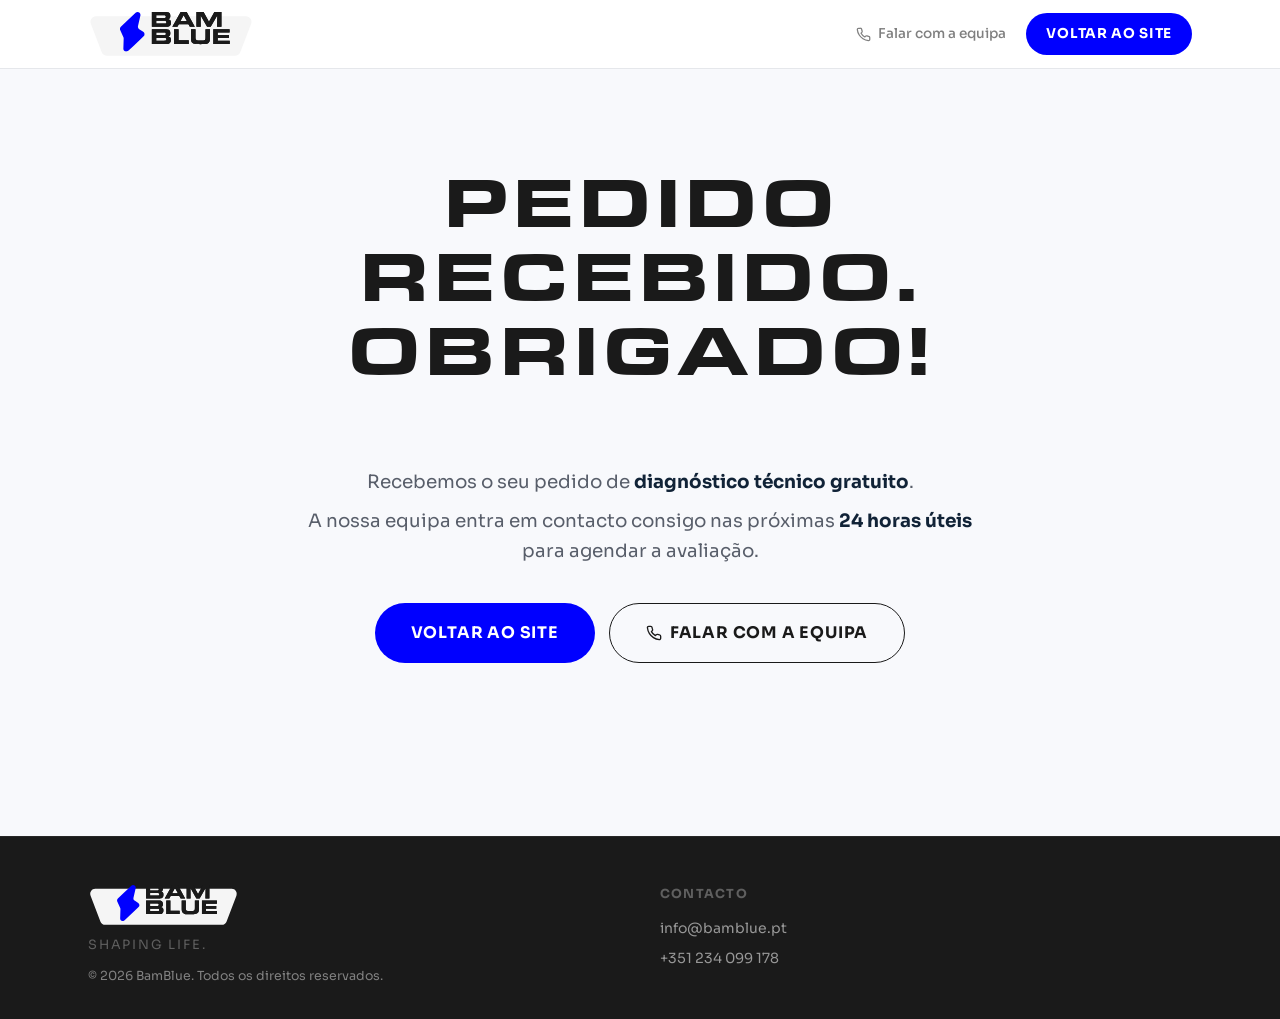
<file: thank-you.html>
<!DOCTYPE html>
<html lang="pt-PT">
<head>
  <meta charset="UTF-8" />
  <meta name="viewport" content="width=device-width, initial-scale=1.0" />
  <meta name="robots" content="noindex, nofollow" />
  <title>Obrigado | BamBlue</title>
  <link rel="icon" href="assets/images/logo-bamblue.svg" type="image/svg+xml" />
  <link rel="preconnect" href="https://fonts.googleapis.com" />
  <link rel="preconnect" href="https://fonts.gstatic.com" crossorigin />
  <link href="https://fonts.googleapis.com/css2?family=Sora:wght@300;400;500;600;700;800&display=swap" rel="stylesheet" />
  <link rel="stylesheet" href="assets/css/styles.css" />
  <style>
    .ty { min-height: calc(100vh - 64px); display: flex; align-items: center; }
    .ty__inner { text-align: center; max-width: 680px; margin: 0 auto; }
    .ty__check {
      width: 88px; height: 88px; margin: 0 auto 32px;
      border-radius: 50%;
      background: rgba(0, 135, 90, 0.10);
      border: 1.5px solid rgba(0, 135, 90, 0.45);
      display: flex; align-items: center; justify-content: center;
      animation: tyPop .5s cubic-bezier(.2,.9,.3,1.4) both;
    }
    @keyframes tyPop { from { transform: scale(.4); opacity: 0; } to { transform: scale(1); opacity: 1; } }
    .ty__check svg { width: 42px; height: 42px; stroke: var(--c-success, #00875a); }
    .ty__lead { font-size: 1.15rem; line-height: 1.6; color: var(--c-text-muted, #585e6a); margin: 0 0 10px; }
    .ty__lead strong { color: var(--c-text, #112337); }
    .ty__actions { margin-top: 38px; display: flex; gap: 14px; justify-content: center; flex-wrap: wrap; }
  </style>
</head>
<body>
  <!-- ===== TOPBAR ===== -->
  <header class="topbar" id="topbar">
    <div class="container topbar__inner">
      <a href="/" class="topbar__brand" aria-label="BamBlue">
        <img src="assets/images/logo-footer.svg" alt="BamBlue — shaping life." class="topbar__logo" />
      </a>
      <nav class="topbar__meta" aria-label="Ações rápidas">
        <a href="tel:+351234099178" class="topbar__phone" aria-label="Ligar para a BamBlue">
          <svg width="15" height="15" viewBox="0 0 24 24" fill="none" stroke="currentColor" stroke-width="2" stroke-linecap="round" stroke-linejoin="round" aria-hidden="true"><path d="M22 16.92v3a2 2 0 0 1-2.18 2 19.86 19.86 0 0 1-8.63-3.07 19.5 19.5 0 0 1-6-6 19.86 19.86 0 0 1-3.07-8.67A2 2 0 0 1 4.11 2h3a2 2 0 0 1 2 1.72 12.84 12.84 0 0 0 .7 2.81 2 2 0 0 1-.45 2.11L8.09 9.91a16 16 0 0 0 6 6l1.27-1.27a2 2 0 0 1 2.11-.45 12.84 12.84 0 0 0 2.81.7A2 2 0 0 1 22 16.92z"/></svg>
          <span>Falar com a equipa</span>
        </a>
        <a href="/" class="btn btn--primary btn--sm">Voltar ao site</a>
      </nav>
    </div>
  </header>

  <!-- ===== THANK YOU ===== -->
  <section class="section section--light ty" aria-labelledby="ty-title">
    <div class="container">
      <div class="ty__inner">

        <div class="section-header">
          <h1 class="section-title section-title--dark" id="ty-title">Pedido recebido. Obrigado!</h1>
        </div>

        <p class="ty__lead">Recebemos o seu pedido de <strong>diagnóstico técnico gratuito</strong>.</p>
        <p class="ty__lead">A nossa equipa entra em contacto consigo nas próximas <strong>24 horas úteis</strong> para agendar a avaliação.</p>

        <div class="ty__actions">
          <a href="/" class="btn btn--primary btn--lg">Voltar ao site</a>
          <a href="tel:+351234099178" class="btn btn--outline btn--lg">
            <svg width="16" height="16" viewBox="0 0 24 24" fill="none" stroke="currentColor" stroke-width="2" stroke-linecap="round" stroke-linejoin="round"><path d="M22 16.92v3a2 2 0 0 1-2.18 2 19.86 19.86 0 0 1-8.63-3.07 19.5 19.5 0 0 1-6-6 19.86 19.86 0 0 1-3.07-8.67A2 2 0 0 1 4.11 2h3a2 2 0 0 1 2 1.72 12.84 12.84 0 0 0 .7 2.81 2 2 0 0 1-.45 2.11L8.09 9.91a16 16 0 0 0 6 6l1.27-1.27a2 2 0 0 1 2.11-.45 12.84 12.84 0 0 0 2.81.7A2 2 0 0 1 22 16.92z"/></svg>
            Falar com a equipa
          </a>
        </div>

      </div>
    </div>
  </section>

  <!-- ===== FOOTER ===== -->
  <footer class="footer" aria-label="Rodapé BamBlue">
    <div class="container footer__inner">
      <div class="footer__brand">
        <img src="assets/images/logo-footer.svg" alt="BamBlue" class="footer__logo" loading="lazy" />
        <p class="footer__tagline">shaping life.</p>
        <p class="footer__copy">© <span id="year"></span> BamBlue. Todos os direitos reservados.</p>
      </div>
      <div class="footer__contact-col">
        <p class="footer__contact-title">Contacto</p>
        <a href="mailto:info@bamblue.pt" class="footer__contact-link">info@bamblue.pt</a>
        <a href="tel:+351234099178" class="footer__contact-link">+351 234 099 178</a>
      </div>
    </div>
  </footer>

  <script>document.getElementById('year').textContent = new Date().getFullYear();</script>
</body>
</html>
</file>
<file: assets/css/styles.css>
/* BAMBLUE Landing Page — brand-aligned CSS */
/* Display: EurostileExtended-Black | Body: Sora | Colors: #0000FF / #1A1A1A */

@font-face {
  font-family: 'Eurostile';
  src: url('../fonts/EurostileExtended-Black.ttf') format('truetype');
  font-weight: 900;
  font-style: normal;
  font-display: swap;
}

/* ===== TOKENS ===== */
:root {
  --blue:       #0000FF;
  --blue-dark:  #0000CC;
  --dark:       #1A1A1A;
  --dark-2:     #242424;
  --gray:       #404040;
  --gray-2:     #7F7F7F;
  --gray-3:     #AAAAAA;
  --white:      #FFFFFF;
  --off-white:  #F5F5F5;
  --light:      #F8F9FC;
  --border:     #E5E7EB;

  --font-display: 'Eurostile', 'Impact', sans-serif;
  --font-body:    'Sora', 'Inter', sans-serif;

  --radius-sm:   6px;
  --radius:      10px;
  --radius-lg:   16px;
  --radius-xl:   24px;
  --radius-pill: 100px;

  --shadow-sm:  0 1px 4px rgba(0,0,0,.08);
  --shadow:     0 4px 20px rgba(0,0,0,.10);
  --shadow-lg:  0 12px 40px rgba(0,0,0,.14);

  --max-w:  1200px;
  --gutter: clamp(20px, 5vw, 48px);
}

/* ===== RESET ===== */
*, *::before, *::after { box-sizing: border-box; margin: 0; padding: 0; }
html { scroll-behavior: smooth; }
body {
  font-family: var(--font-body);
  font-size: 1rem;
  line-height: 1.6;
  color: var(--dark);
  background: var(--white);
  -webkit-font-smoothing: antialiased;
  overflow-x: hidden;
}
img, video { display: block; max-width: 100%; height: auto; }
a { color: inherit; text-decoration: none; }
ul, ol { list-style: none; }
button, input, select, textarea { font: inherit; }

@media (prefers-reduced-motion: reduce) {
  *, *::before, *::after { animation-duration: .01ms !important; transition-duration: .01ms !important; }
}

/* ===== CONTAINER ===== */
.container {
  width: 100%;
  max-width: var(--max-w);
  margin: 0 auto;
  padding: 0 var(--gutter);
}

/* ===== TYPOGRAPHY ===== */
h1, h2, h3, h4 {
  font-family: var(--font-display);
  text-transform: uppercase;
  letter-spacing: .04em;
  line-height: 1.05;
}
h1 { font-size: clamp(2.4rem, 5.5vw, 4.8rem); }
h2 { font-size: clamp(1.8rem, 3.5vw, 3rem); }
h3 { font-size: clamp(1.1rem, 2vw, 1.5rem); }

/* ===== BUTTONS ===== */
.btn {
  display: inline-flex;
  align-items: center;
  gap: 8px;
  padding: 14px 28px;
  border: none;
  border-radius: var(--radius-pill);
  font-family: var(--font-body);
  font-size: .925rem;
  font-weight: 700;
  letter-spacing: .05em;
  text-transform: uppercase;
  cursor: pointer;
  transition: background .22s, color .22s, transform .15s, box-shadow .22s, border-color .22s;
  white-space: nowrap;
  text-decoration: none;
}
.btn--primary {
  background: var(--blue);
  color: var(--white);
}
.btn--primary:hover { background: var(--dark); transform: translateY(-2px); box-shadow: 0 6px 20px rgba(0,0,255,.3); }

.btn--outline {
  background: transparent;
  color: var(--dark);
  border: 1.5px solid var(--dark);
}
.btn--outline:hover { background: var(--dark); color: var(--white); }

.btn--ghost-light {
  background: transparent;
  color: var(--white);
  border: 1.5px solid rgba(255,255,255,.4);
}
.btn--ghost-light:hover { border-color: var(--white); background: rgba(255,255,255,.1); }

.btn--submit {
  width: 100%;
  justify-content: center;
  background: var(--blue);
  color: var(--white);
  padding: 16px 28px;
  font-size: 1rem;
}
.btn--submit:hover { background: var(--dark); }
.btn--sm  { padding: 10px 20px; font-size: .85rem; }
.btn--lg  { padding: 16px 36px; font-size: 1rem; }

.btn__loading { display: none; align-items: center; gap: 8px; }
.is-loading .btn__text { display: none; }
.is-loading .btn__loading { display: inline-flex; }
.is-loading { pointer-events: none; opacity: .8; }
@keyframes spin { to { transform: rotate(360deg); } }
.spin { animation: spin 1s linear infinite; }

/* ===== SECTION HELPERS ===== */
.section { padding: clamp(72px, 9vw, 130px) 0; }
.section--light  { background: var(--light); }
.section--dark   { background: var(--dark); color: var(--white); }
.section--blue   { background: var(--blue); color: var(--white); }

/* Section header with watermark */
.section-header {
  text-align: center;
  margin-bottom: 56px;
  position: relative;
  overflow: hidden;
}

/* Ghost/watermark text — absolutely behind, real title in normal flow */
.section-title-bg {
  display: block;
  font-family: var(--font-display);
  font-size: clamp(4.5rem, 11vw, 9.5rem);
  font-weight: 900;
  text-transform: uppercase;
  letter-spacing: .04em;
  color: transparent;
  -webkit-text-stroke: 1.5px rgba(0,0,0,.07);
  line-height: 1;
  pointer-events: none;
  user-select: none;
  white-space: nowrap;
  position: absolute;
  top: 0;
  left: 50%;
  transform: translateX(-50%);
  z-index: 0;
}
.section--dark  .section-title-bg { -webkit-text-stroke: 1.5px rgba(255,255,255,.1); }
.section--light .section-title-bg { -webkit-text-stroke: 1.5px rgba(0,0,0,.06); }

.section-header .section-title,
.section-header .section-body {
  position: relative;
  z-index: 1;
}
/* Enough top padding so ghost text shows behind the real title */
.section-header--wm {
  padding-top: clamp(2rem, 4vw, 3.5rem);
}

.section-title { margin-bottom: 16px; }
.section-title--light { color: var(--white); }
.section-title--dark  { color: var(--dark); }
.section-body { font-size: 1.05rem; color: var(--gray-2); line-height: 1.75; max-width: 600px; margin: 0 auto; }
.section-body--light { color: rgba(255,255,255,.75); }
.section-body--light strong { color: var(--white); }
.section-cta { text-align: center; margin-top: 52px; }

/* ===== SCROLL REVEAL ===== */
.servico-card,
.porque-card,
.case-card,
.quote,
.stat-item,
.problem__item {
  opacity: 0;
  transform: translateY(28px);
  transition: opacity .55s ease, transform .55s ease;
}
.is-visible { opacity: 1 !important; transform: none !important; }
@media (prefers-reduced-motion: reduce) {
  .servico-card, .porque-card, .case-card, .quote, .stat-item, .problem__item {
    opacity: 1; transform: none;
  }
}

/* ===== TOPBAR ===== */
.topbar {
  position: fixed;
  top: 0; left: 0; right: 0;
  z-index: 100;
  background: var(--white);
  border-bottom: 1px solid var(--border);
}
.topbar__inner {
  display: flex;
  align-items: center;
  justify-content: space-between;
  height: 68px;
}
.topbar__brand { display: flex; align-items: center; }
.topbar__logo { height: 44px; width: auto; }
.topbar__meta { display: flex; align-items: center; gap: 20px; }
.topbar__phone {
  display: flex;
  align-items: center;
  gap: 7px;
  color: var(--gray-2);
  font-size: .85rem;
  font-weight: 500;
  transition: color .2s;
}
.topbar__phone:hover { color: var(--dark); }
@media (max-width: 580px) { .topbar__phone span { display: none; } }

/* ===== HERO ===== */
.hero {
  position: relative;
  min-height: calc(100vh - 68px);
  display: flex;
  align-items: center;
  overflow: hidden;
  background: var(--white);
  margin-top: 68px;
}

/* Full-width background image */
.hero__photo {
  position: absolute;
  inset: 0;
  width: 100%;
  height: 100%;
  object-fit: cover;
  object-position: right center;
  display: block;
  z-index: 0;
}

/* White gradient overlay — fades left-to-right so text is readable */
.hero::after {
  content: '';
  position: absolute;
  inset: 0;
  background: linear-gradient(
    90deg,
    rgba(255,255,255,1)   0%,
    rgba(255,255,255,.97) 30%,
    rgba(255,255,255,.7)  55%,
    rgba(255,255,255,.1)  80%,
    rgba(255,255,255,0)   100%
  );
  z-index: 1;
}

.hero__grid-bg {
  position: absolute;
  inset: 0;
  background-image:
    linear-gradient(var(--border) 1px, transparent 1px),
    linear-gradient(90deg, var(--border) 1px, transparent 1px);
  background-size: 56px 56px;
  opacity: .3;
  z-index: 1;
}

/* Left content column */
.hero__left {
  position: relative;
  z-index: 2;
  width: 100%;
  max-width: var(--max-w);
  margin: 0 auto;
  padding: 80px var(--gutter);
}
.hero__content { max-width: 520px; }

.hero__title {
  color: var(--dark);
  margin-bottom: 20px;
  font-size: clamp(1.7rem, 3.2vw, 3rem);
}
.hero__sub {
  font-size: clamp(.95rem, 1.4vw, 1.1rem);
  color: var(--gray-2);
  line-height: 1.75;
  margin-bottom: 36px;
}
.hero__sub strong { color: var(--dark); }
.hero__actions {
  display: flex;
  gap: 14px;
  flex-wrap: wrap;
  margin-bottom: 28px;
}
.hero__actions .btn--primary { animation: pulse-glow 3s ease-in-out infinite; }
@keyframes pulse-glow {
  0%, 100% { box-shadow: 0 0 0 0 rgba(0,0,255,.35); }
  50%       { box-shadow: 0 0 0 10px rgba(0,0,255,0); }
}
.hero__trust { display: flex; flex-wrap: wrap; gap: 12px 20px; }
.hero__trust li {
  display: flex;
  align-items: center;
  gap: 7px;
  font-size: .85rem;
  color: var(--gray-2);
  font-weight: 500;
}
.hero__trust li svg { color: var(--blue); flex-shrink: 0; }

/* hide unused element */
.hero__right { display: none; }

@media (max-width: 768px) {
  .hero::after {
    background: linear-gradient(
      180deg,
      rgba(255,255,255,1)   0%,
      rgba(255,255,255,.95) 60%,
      rgba(255,255,255,.7)  100%
    );
  }
  .hero__left { padding: 60px var(--gutter); }
}

/* ===== STATS ===== */
.stats {
  background: var(--light);
  padding: 44px 0;
  border-top: 1px solid var(--border);
  border-bottom: 1px solid var(--border);
}
.stats__list {
  display: grid;
  grid-template-columns: repeat(4, 1fr);
  gap: 0;
}
.stat-item {
  display: flex;
  flex-direction: column;
  align-items: center;
  text-align: center;
  padding: 20px 24px;
  border-right: 1px solid var(--border);
}
.stat-item:last-child { border-right: none; }
.stat-item__num {
  font-family: var(--font-display);
  font-size: clamp(2rem, 4vw, 3rem);
  text-transform: uppercase;
  color: var(--blue);
  line-height: 1;
  margin-bottom: 6px;
}
.stat-item__label {
  font-size: .8rem;
  font-weight: 500;
  color: var(--gray-2);
  text-transform: uppercase;
  letter-spacing: .07em;
}
@media (max-width: 640px) {
  .stats__list { grid-template-columns: repeat(2, 1fr); }
  .stat-item:nth-child(2) { border-right: none; }
  .stat-item:nth-child(1),
  .stat-item:nth-child(2) { border-bottom: 1px solid var(--border); }
}

/* ===== PROBLEM ===== */
.problem__inner {
  display: grid;
  grid-template-columns: 1fr 1fr;
  gap: 72px;
  align-items: center;
}
.problem__list { display: flex; flex-direction: column; gap: 24px; margin-top: 32px; }
.problem__item {
  display: flex;
  gap: 16px;
  align-items: flex-start;
}
.problem__icon {
  flex-shrink: 0;
  width: 44px;
  height: 44px;
  background: rgba(0,0,255,.08);
  border-radius: var(--radius);
  display: flex;
  align-items: center;
  justify-content: center;
  color: var(--blue);
  margin-top: 2px;
}
.problem__item strong { display: block; font-weight: 700; margin-bottom: 4px; font-size: .95rem; }
.problem__item p { font-size: .875rem; color: var(--gray-2); }
.problem__visual { position: relative; }
.problem__img {
  width: 100%;
  border-radius: var(--radius-lg);
  object-fit: cover;
  max-height: 440px;
  box-shadow: var(--shadow-lg);
}
.problem__stat-card {
  position: absolute;
  bottom: -16px;
  right: -16px;
  background: var(--dark);
  color: var(--white);
  border-radius: var(--radius);
  padding: 16px 22px;
  text-align: center;
  box-shadow: var(--shadow);
}
.problem__stat-num {
  display: block;
  font-family: var(--font-display);
  font-size: 1.35rem;
  color: var(--blue);
  text-transform: uppercase;
}
.problem__stat-label {
  font-size: .72rem;
  font-weight: 600;
  text-transform: uppercase;
  letter-spacing: .06em;
  opacity: .55;
}
@media (max-width: 860px) {
  .problem__inner { grid-template-columns: 1fr; gap: 40px; }
  .problem__stat-card { right: 12px; bottom: 12px; }
}

/* ===== SERVIÇOS ===== */
.servicos__grid {
  display: grid;
  grid-template-columns: repeat(3, 1fr);
  gap: 24px;
}
.servico-card {
  background: var(--white);
  border-radius: var(--radius-lg);
  overflow: hidden;
  border: 1.5px solid var(--border);
  transition: border-color .3s, transform .3s, box-shadow .3s;
}
.servico-card:hover {
  border-color: var(--blue);
  transform: translateY(-6px);
  box-shadow: 0 16px 48px rgba(0,0,255,.12);
}
.servico-card__img-wrap { position: relative; overflow: hidden; aspect-ratio: 4/3; }
.servico-card__img { width: 100%; height: 100%; object-fit: cover; transition: transform .5s ease; }
.servico-card:hover .servico-card__img { transform: scale(1.05); }
.servico-card__num {
  position: absolute;
  top: 10px;
  left: 12px;
  font-family: var(--font-display);
  font-size: 2rem;
  color: rgba(255,255,255,.2);
  line-height: 1;
  text-transform: uppercase;
  text-shadow: 0 2px 8px rgba(0,0,0,.4);
}
.servico-card__body { padding: 22px 24px 24px; }
.servico-card__title { color: var(--dark); margin-bottom: 10px; font-size: 1.05rem; }
.servico-card__text { font-size: .875rem; color: var(--gray-2); line-height: 1.65; margin-bottom: 16px; }
.servico-card__tags { display: flex; flex-wrap: wrap; gap: 6px; }
.servico-card__tags li {
  font-size: .72rem;
  font-weight: 700;
  letter-spacing: .06em;
  text-transform: uppercase;
  padding: 4px 10px;
  border-radius: var(--radius-pill);
  background: rgba(0,0,255,.06);
  color: var(--blue);
  border: 1px solid rgba(0,0,255,.18);
}
@media (max-width: 960px) { .servicos__grid { grid-template-columns: repeat(2, 1fr); } }
@media (max-width: 580px)  { .servicos__grid { grid-template-columns: 1fr; } }

/* ===== PORQUÊ BAMBLUE ===== */
.porque__grid {
  display: grid;
  grid-template-columns: repeat(3, 1fr);
  gap: 28px;
}
.porque-card {
  padding: 36px 28px;
  border-radius: var(--radius-lg);
  background: var(--white);
  border: 1.5px solid var(--border);
  position: relative;
  overflow: hidden;
  transition: border-color .3s, transform .3s, box-shadow .3s;
}
.porque-card::after {
  content: '';
  position: absolute;
  top: 0; left: 0; right: 0;
  height: 3px;
  background: var(--blue);
  transform: scaleX(0);
  transform-origin: left;
  transition: transform .35s ease;
}
.porque-card:hover::after { transform: scaleX(1); }
.porque-card:hover { transform: translateY(-4px); border-color: var(--blue); box-shadow: 0 12px 40px rgba(0,0,255,.1); }
.porque-card__icon {
  width: 52px; height: 52px;
  background: rgba(0,0,255,.07);
  border-radius: var(--radius);
  display: flex; align-items: center; justify-content: center;
  color: var(--blue);
  margin-bottom: 20px;
}
.porque-card__title { font-size: 1.1rem; margin-bottom: 12px; color: var(--dark); }
.porque-card__text  { font-size: .9rem; color: var(--gray-2); line-height: 1.65; }
@media (max-width: 860px) { .porque__grid { grid-template-columns: 1fr; max-width: 560px; margin: 0 auto; } }

/* ===== CASES ===== */
.cases__grid {
  display: grid;
  grid-template-columns: repeat(3, 1fr);
  gap: 24px;
}
.case-card {
  background: var(--white);
  border-radius: var(--radius-lg);
  overflow: hidden;
  border: 1.5px solid var(--border);
  transition: transform .3s, box-shadow .3s, border-color .3s;
}
.case-card:hover { transform: translateY(-4px); box-shadow: var(--shadow-lg); border-color: var(--blue); }
.case-card__img-wrap { aspect-ratio: 16/9; overflow: hidden; }
.case-card__img { width: 100%; height: 100%; object-fit: cover; transition: transform .5s ease; }
.case-card:hover .case-card__img { transform: scale(1.04); }
.case-card__body { padding: 24px; }
.case-card__tag {
  display: inline-block;
  font-size: .72rem;
  font-weight: 700;
  letter-spacing: .08em;
  text-transform: uppercase;
  color: var(--blue);
  background: rgba(0,0,255,.06);
  border: 1px solid rgba(0,0,255,.18);
  border-radius: var(--radius-pill);
  padding: 3px 10px;
  margin-bottom: 12px;
}
.case-card__title { color: var(--dark); font-size: 1rem; margin-bottom: 10px; }
.case-card__text  { font-size: .875rem; color: var(--gray-2); margin-bottom: 16px; line-height: 1.6; }
.case-card__result {
  display: flex;
  align-items: center;
  gap: 10px;
  padding-top: 14px;
  border-top: 1px solid var(--border);
}
.case-card__result-num {
  font-family: var(--font-display);
  font-size: 1.8rem;
  color: var(--blue);
  text-transform: uppercase;
  line-height: 1;
}
.case-card__result-label { font-size: .8rem; color: var(--gray-2); text-transform: uppercase; letter-spacing: .06em; }
@media (min-width: 580px) and (max-width: 960px) { .cases__grid { grid-template-columns: repeat(2, 1fr); } }
@media (max-width: 580px) { .cases__grid { grid-template-columns: 1fr; } }

/* ===== TESTIMONIOS ===== */
.testimonios__grid { display: grid; grid-template-columns: repeat(2, 1fr); gap: 28px; }
.quote {
  background: var(--light);
  border-radius: var(--radius-lg);
  padding: 36px 32px;
  position: relative;
  border: 1.5px solid var(--border);
}
.quote::before {
  content: '\201C';
  position: absolute;
  top: 12px; left: 24px;
  font-family: Georgia, serif;
  font-size: 5rem;
  color: var(--blue);
  opacity: .12;
  line-height: 1;
}
.quote__text { font-size: .975rem; line-height: 1.8; color: var(--gray); margin-bottom: 20px; font-style: italic; }
.quote__author { display: flex; flex-direction: column; gap: 2px; }
.quote__author strong { font-weight: 700; color: var(--dark); font-size: .95rem; }
.quote__author span  { font-size: .82rem; color: var(--gray-2); }
@media (max-width: 720px) { .testimonios__grid { grid-template-columns: 1fr; } }

/* ===== FORM / CTA-FINAL ===== */
.cta-final__inner {
  display: grid;
  grid-template-columns: 1fr 1fr;
  gap: 64px;
  align-items: start;
}
.cta-final__promises { display: flex; flex-direction: column; gap: 12px; margin-top: 28px; }
.cta-final__promises li {
  display: flex;
  align-items: center;
  gap: 10px;
  font-size: .92rem;
  color: rgba(255,255,255,.85);
}
.cta-final__promises li svg { color: rgba(255,255,255,.9); flex-shrink: 0; }
.cta-final__img-wrap { margin-top: 40px; border-radius: var(--radius-lg); overflow: hidden; }
.cta-final__img { width: 100%; object-fit: cover; border-radius: var(--radius-lg); filter: saturate(.85); }
.cta-final__right { display: flex; flex-direction: column; gap: 12px; }

.form-urgency {
  display: flex;
  align-items: center;
  justify-content: center;
  gap: 8px;
  font-size: .82rem;
  font-weight: 600;
  color: var(--white);
  background: rgba(255,255,255,.12);
  border: 1px solid rgba(255,255,255,.2);
  border-radius: var(--radius-pill);
  padding: 8px 16px;
  text-align: center;
}
.form-card {
  background: var(--white);
  border-radius: var(--radius-xl);
  padding: 36px 32px;
  box-shadow: 0 24px 80px rgba(0,0,0,.25);
}
.form-card__title {
  font-family: var(--font-display);
  font-size: 1.25rem;
  text-transform: uppercase;
  color: var(--dark);
  margin-bottom: 24px;
  letter-spacing: .04em;
}
.form-row { display: grid; grid-template-columns: 1fr 1fr; gap: 14px; margin-bottom: 14px; }
.form-group { display: flex; flex-direction: column; gap: 5px; margin-bottom: 14px; }
.form-row .form-group { margin-bottom: 0; }
.form-label { font-size: .78rem; font-weight: 700; letter-spacing: .05em; text-transform: uppercase; color: var(--gray); }
.form-label span { color: var(--blue); }
.form-input {
  padding: 11px 14px;
  border: 1.5px solid var(--border);
  border-radius: var(--radius);
  background: var(--white);
  color: var(--dark);
  font-size: .9rem;
  transition: border-color .2s, box-shadow .2s;
  appearance: none;
  -webkit-appearance: none;
}
.form-input:focus {
  outline: none;
  border-color: var(--blue);
  box-shadow: 0 0 0 3px rgba(0,0,255,.1);
}
.form-select {
  background-image: url("data:image/svg+xml,%3Csvg xmlns='http://www.w3.org/2000/svg' width='12' height='8' viewBox='0 0 12 8'%3E%3Cpath d='M1 1l5 5 5-5' stroke='%23404040' stroke-width='1.5' fill='none' stroke-linecap='round' stroke-linejoin='round'/%3E%3C/svg%3E");
  background-repeat: no-repeat;
  background-position: right 14px center;
  padding-right: 38px;
}
.form-check {
  font-size: .82rem;
  font-weight: 600;
  color: #c00;
  background: #fff0f0;
  border: 1px solid #fca5a5;
  border-radius: var(--radius);
  padding: 10px 14px;
  margin-bottom: 12px;
}
.form-check[hidden] { display: none; }
.form-check-label {
  display: flex;
  align-items: flex-start;
  gap: 10px;
  font-size: .82rem;
  color: var(--gray);
  cursor: pointer;
  margin-bottom: 20px;
}
.form-check-input { flex-shrink: 0; width: 16px; height: 16px; margin-top: 2px; accent-color: var(--blue); cursor: pointer; }
.form-check-label a { color: var(--blue); text-decoration: underline; }

@media (max-width: 860px) {
  .cta-final__inner { grid-template-columns: 1fr; gap: 32px; }
  .cta-final__img-wrap { display: none; }
}
@media (max-width: 480px) { .form-row { grid-template-columns: 1fr; } }

/* ===== FAQ ===== */
.faq__list { max-width: 760px; margin: 0 auto; display: flex; flex-direction: column; gap: 10px; }
.accordion__item {
  background: var(--white);
  border-radius: var(--radius);
  border: 1.5px solid var(--border);
  overflow: hidden;
  transition: box-shadow .2s, border-color .2s;
}
.accordion__item[open] { border-color: var(--blue); box-shadow: 0 2px 16px rgba(0,0,255,.08); }
.accordion__summary {
  display: flex;
  align-items: center;
  justify-content: space-between;
  gap: 16px;
  padding: 18px 22px;
  font-weight: 700;
  font-size: .95rem;
  cursor: pointer;
  list-style: none;
  user-select: none;
  color: var(--dark);
  transition: color .2s;
}
.accordion__summary::-webkit-details-marker { display: none; }
.accordion__item[open] .accordion__summary { color: var(--blue); }
.accordion__chevron { flex-shrink: 0; transition: transform .3s ease; color: var(--gray-2); }
.accordion__item[open] .accordion__chevron { transform: rotate(180deg); color: var(--blue); }
.accordion__body { padding: 0 22px 20px; }
.accordion__body p { font-size: .9rem; color: var(--gray-2); line-height: 1.7; }

/* ===== FOOTER ===== */
.footer {
  background: var(--dark);
  color: rgba(255,255,255,.45);
  padding: 48px 0 32px;
  border-top: 1px solid rgba(255,255,255,.06);
}
.footer__inner {
  display: grid;
  grid-template-columns: 1fr 1fr;
  gap: 40px;
  align-items: start;
}
.footer__logo { height: 40px; width: auto; margin-bottom: 10px; }
.footer__tagline { font-size: .8rem; text-transform: uppercase; letter-spacing: .14em; color: rgba(255,255,255,.3); margin-bottom: 12px; }
.footer__copy { font-size: .78rem; }
.footer__contact-col { display: flex; flex-direction: column; gap: 8px; }
.footer__contact-title { font-size: .78rem; font-weight: 700; text-transform: uppercase; letter-spacing: .1em; color: rgba(255,255,255,.3); margin-bottom: 4px; }
.footer__contact-link { font-size: .875rem; color: rgba(255,255,255,.55); transition: color .2s; }
.footer__contact-link:hover { color: var(--white); }
@media (max-width: 600px) { .footer__inner { grid-template-columns: 1fr; } }

/* ===== STICKY CTA ===== */
.sticky-cta {
  position: fixed;
  bottom: 24px; right: 24px;
  z-index: 90;
  transform: translateY(80px);
  opacity: 0;
  transition: transform .4s cubic-bezier(.34,1.56,.64,1), opacity .4s ease;
  pointer-events: none;
}
.sticky-cta.is-visible {
  transform: translateY(0);
  opacity: 1;
  pointer-events: auto;
}
.sticky-cta .btn {
  box-shadow: 0 8px 32px rgba(0,0,255,.4);
  font-size: .875rem;
  padding: 14px 24px;
}
</file>
